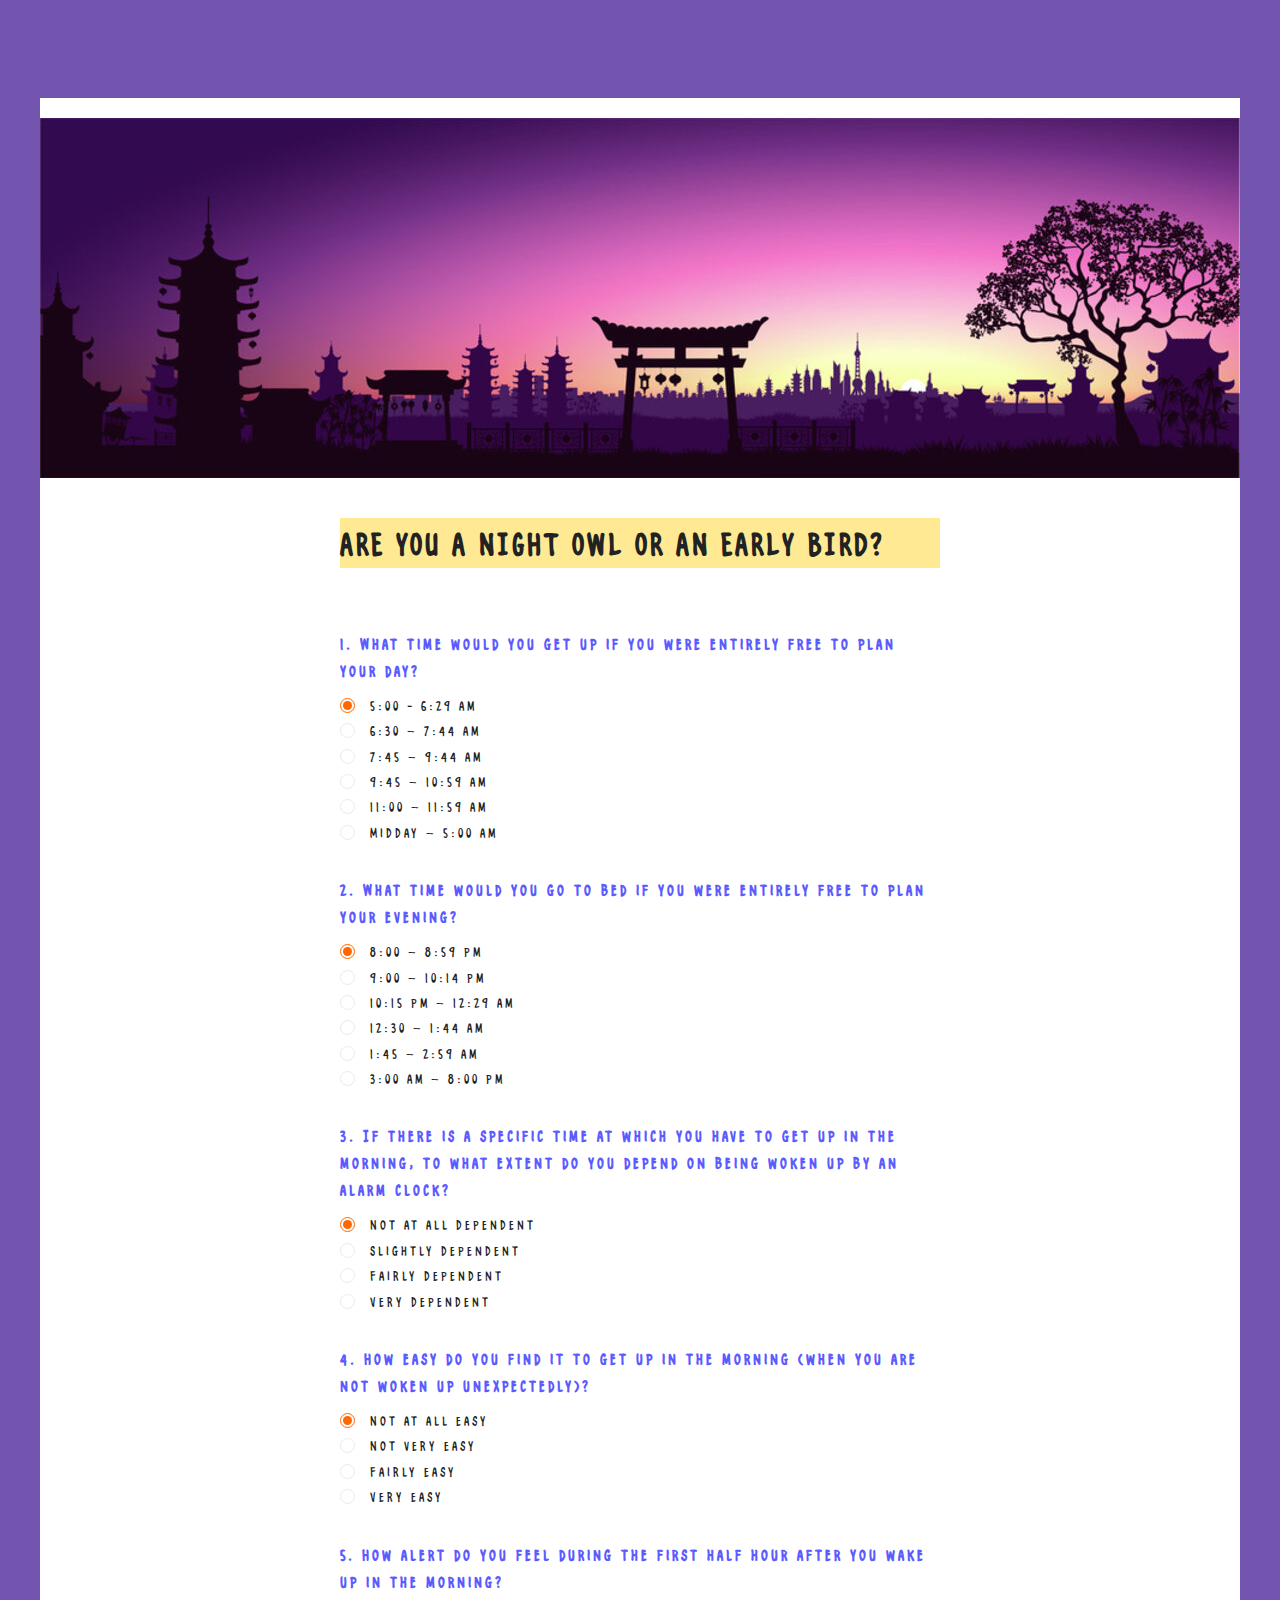
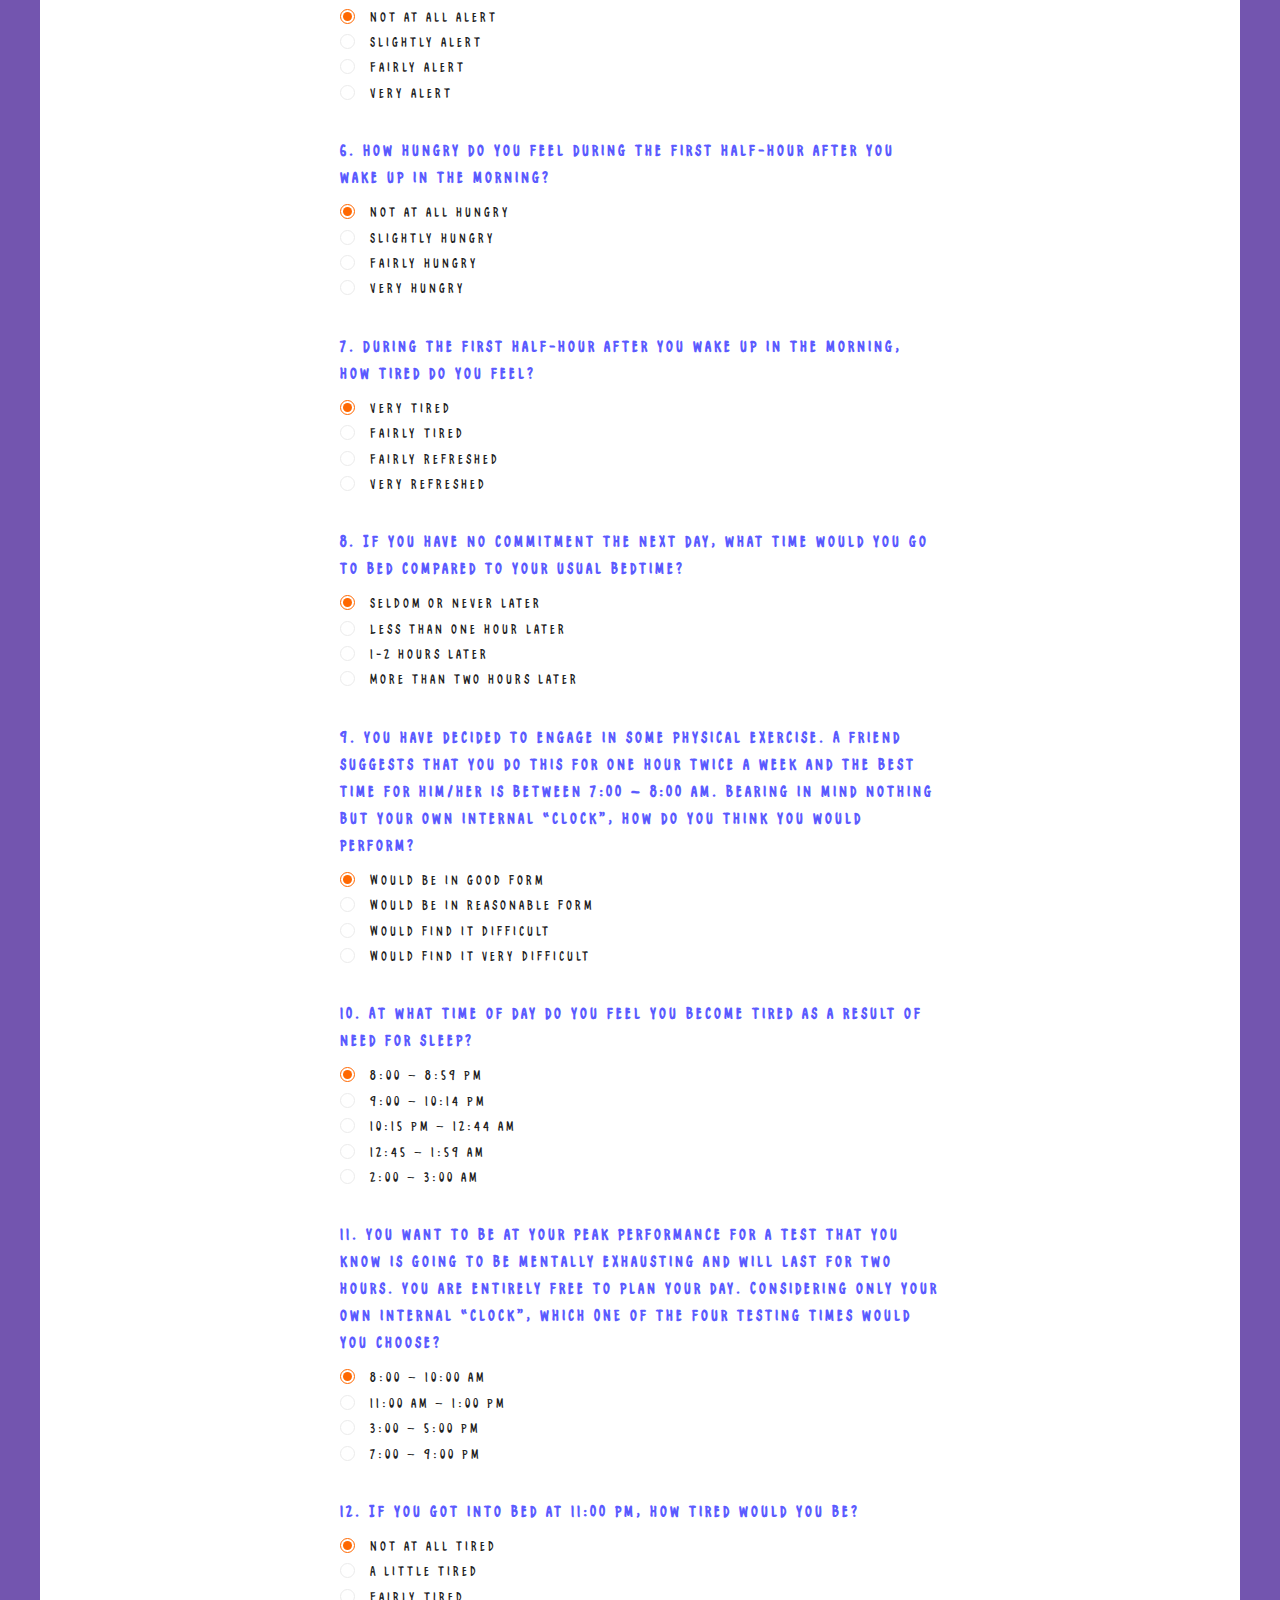
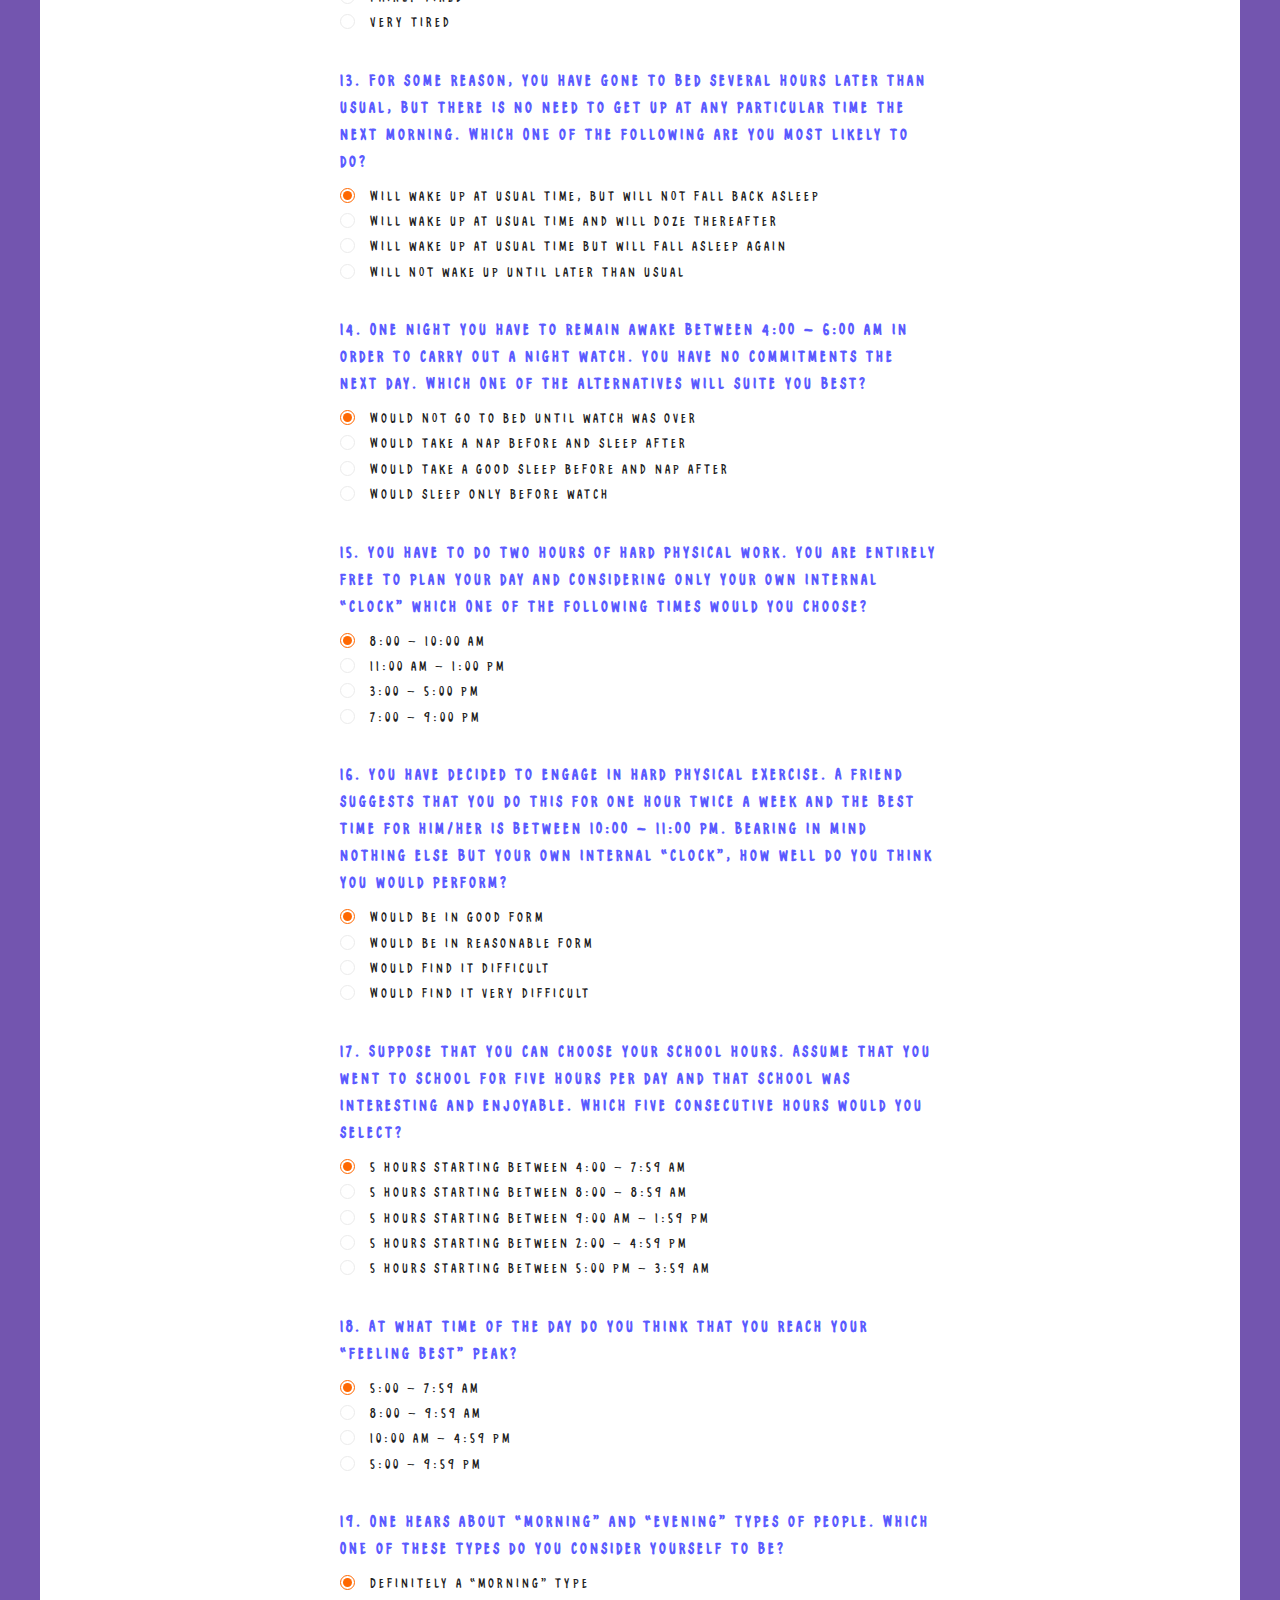
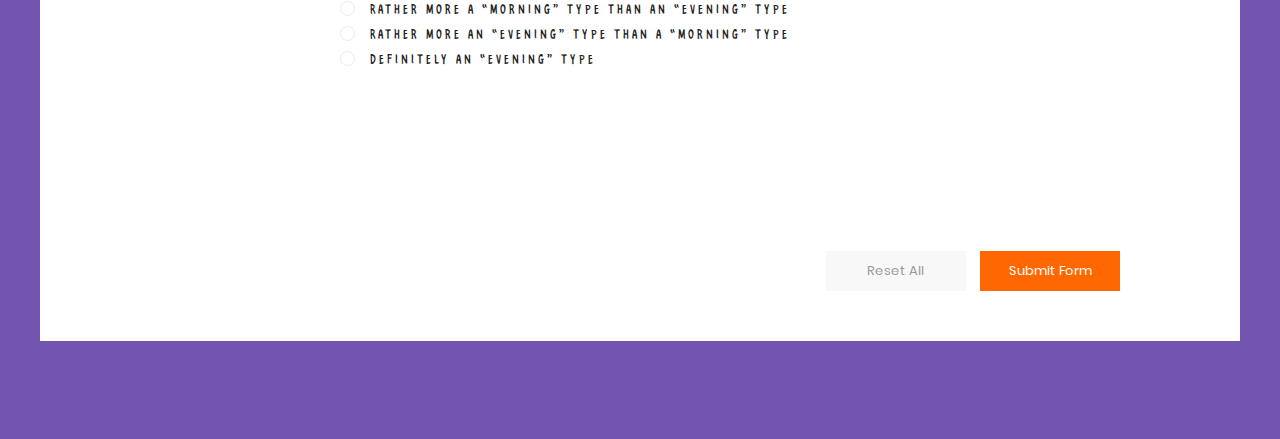
<file: quizForm.html>
<!DOCTYPE html>
<html lang="en">
<head>
    <meta charset="UTF-8">
    <meta http-equiv="X-UA-Compatible" content="IE=edge">
    <meta name="viewport" content="width=device-width, initial-scale=1.0">
    <title>Chronotype Quiz</title>

    <!-- Font Icon -->
    <link rel="stylesheet" href="fonts/material-icon/css/material-design-iconic-font.min.css">

    <!-- Main css -->
    <link rel="stylesheet" href="css/quizStyle.css">

</head>
<body>
    <div class="main">
        <div class="container">
            <div class="signup-content">
                <div class="signup-img">
                    <img src="images/bannerImage.jpg" alt="">
                </div>
                <div class="signup-form">
                    <form method="POST" class="register-form" id="register-form" action = '/quiz'>
                        <h2>Are you a night owl or an early bird?</h2>
                        <form id="form1">
                            <div class="form-radio">
                                
                                <label for="question1" class="radio-label">1. What time would you get up if you were entirely free to plan your day?</label>
                                <div class="form-radio-item">
                                    <input type="radio" name="question1" id = "question11" value=5 checked>
                                    <label for="question11">5:00 - 6:29 am</label>
                                    <span class="check"></span>
                                </div>
                                <div class="form-radio-item">
                                    <input type="radio" name="question1" id = "question12" value=4>
                                    <label for="question12">6:30 – 7:44 am</label>
                                    <span class="check"></span>
                                </div>
                                <div class="form-radio-item">
                                    <input type="radio" name="question1" id = "question13" value=3>
                                    <label for="question13">7:45 – 9:44 am</label>
                                    <span class="check"></span>
                                </div>
                                <div class="form-radio-item">
                                    <input type="radio" name="question1" id = "question14" value=2>
                                    <label for="question14">9:45 – 10:59 am</label>
                                    <span class="check"></span>
                                </div>
                                <div class="form-radio-item">
                                    <input type="radio" name="question1" id = "question15" value=1>
                                    <label for="question15">11:00 – 11:59 am</label>
                                    <span class="check"></span>
                                </div>
                                <div class="form-radio-item">
                                    <input type="radio" name="question1" id = "question16" value=0>
                                    <label for="question16">Midday – 5:00 am</label>
                                    <span class="check"></span>
                                </div>

                        
                                <label for="question2" class="radio-label">2. What time would you go to bed if you were entirely free to plan your evening?</label>
                                <div class="form-radio-item">
                                    <input type="radio" name="question2" id = "question21" value=5 checked>
                                    <label for="question21">8:00 – 8:59 pm</label>
                                    <span class="check"></span>
                                </div>
                                <div class="form-radio-item">
                                    <input type="radio" name="question2" id = "question22" value=4>
                                    <label for="question22">9:00 – 10:14 pm</label>
                                    <span class="check"></span>
                                </div>
                                <div class="form-radio-item">
                                    <input type="radio" name="question2" id = "question23" value=3>
                                    <label for="question23">10:15 pm – 12:29 am</label>
                                    <span class="check"></span>
                                </div>
                                <div class="form-radio-item">
                                    <input type="radio" name="question2" id = "question24" value=2>
                                    <label for="question24">12:30 – 1:44 am</label>
                                    <span class="check"></span>
                                </div>
                                <div class="form-radio-item">
                                    <input type="radio" name="question2" id = "question25" value=1>
                                    <label for="question25">1:45 – 2:59 am</label>
                                    <span class="check"></span>
                                </div>
                                <div class="form-radio-item">
                                    <input type="radio" name="question2" id = "question26" value=0>
                                    <label for="question26">3:00 am – 8:00 pm</label>
                                    <span class="check"></span>
                                </div>


                                <label for="question3" class="radio-label">3. If there is a specific time at which you have to get up in the morning, to what extent do you
                                    depend on being woken up by an alarm clock?</label>
                                <div class="form-radio-item">
                                    <input type="radio" name="question3" id = "question31" value=4 checked>
                                    <label for="question31">Not at all dependent</label>
                                    <span class="check"></span>
                                </div>
                                <div class="form-radio-item">
                                    <input type="radio" name="question3" id = "question32" value=3>
                                    <label for="question32">Slightly dependent</label>
                                    <span class="check"></span>
                                </div>
                                <div class="form-radio-item">
                                    <input type="radio" name="question3" id = "question33" value=2>
                                    <label for="question33">Fairly dependent</label>
                                    <span class="check"></span>
                                </div>
                                <div class="form-radio-item">
                                    <input type="radio" name="question3" id = "question34" value=1>
                                    <label for="question34">Very dependent</label>
                                    <span class="check"></span>
                                </div>


                                <label for="question4" class="radio-label">4. How easy do you find it to get up in the morning (when you are not woken up
                                    unexpectedly)?</label>
                                <div class="form-radio-item">
                                    <input type="radio" name="question4" id = "question41" value=1 checked>
                                    <label for="question41">Not at all easy</label>
                                    <span class="check"></span>
                                </div>
                                <div class="form-radio-item">
                                    <input type="radio" name="question4" id = "question42" value=2>
                                    <label for="question42">Not very easy</label>
                                    <span class="check"></span>
                                </div>
                                <div class="form-radio-item">
                                    <input type="radio" name="question4" id = "question43" value=3>
                                    <label for="question43">Fairly easy</label>
                                    <span class="check"></span>
                                </div>
                                <div class="form-radio-item">
                                    <input type="radio" name="question4" id = "question44" value=4>
                                    <label for="question44">Very easy</label>
                                    <span class="check"></span>
                                </div>


                                <label for="question5" class="radio-label">5. How alert do you feel during the first half hour after you wake up in the morning?</label>
                                <div class="form-radio-item">
                                    <input type="radio" name="question5" id = "question51" value=1 checked>
                                    <label for="question51">Not at all alert</label>
                                    <span class="check"></span>
                                </div>
                                <div class="form-radio-item">
                                    <input type="radio" name="question5" id = "question52" value=2>
                                    <label for="question52">Slightly alert</label>
                                    <span class="check"></span>
                                </div>
                                <div class="form-radio-item">
                                    <input type="radio" name="question5" id = "question53" value=3>
                                    <label for="question53">Fairly alert</label>
                                    <span class="check"></span>
                                </div>
                                <div class="form-radio-item">
                                    <input type="radio" name="question5" id = "question54" value=4>
                                    <label for="question54">Very alert</label>
                                    <span class="check"></span>
                                </div>


                                <label for="question6" class="radio-label">6. How hungry do you feel during the first half-hour after you wake up in the morning?</label>
                                <div class="form-radio-item">
                                    <input type="radio" name="question6" id = "question61" value=1 checked>
                                    <label for="question61">Not at all hungry</label>
                                    <span class="check"></span>
                                </div>
                                <div class="form-radio-item">
                                    <input type="radio" name="question6" id = "question62" value=2>
                                    <label for="question62">Slightly hungry</label>
                                    <span class="check"></span>
                                </div>
                                <div class="form-radio-item">
                                    <input type="radio" name="question6" id = "question63" value=3>
                                    <label for="question63">Fairly hungry</label>
                                    <span class="check"></span>
                                </div>
                                <div class="form-radio-item">
                                    <input type="radio" name="question6" id = "question64" value=4>
                                    <label for="question64">Very hungry</label>
                                    <span class="check"></span>
                                </div>


                                <label for="question7" class="radio-label">7. During the first half-hour after you wake up in the morning, how tired do you feel?</label>
                                <div class="form-radio-item">
                                    <input type="radio" name="question7" id = "question71" value=1 checked>
                                    <label for="question71">Very tired</label>
                                    <span class="check"></span>
                                </div>
                                <div class="form-radio-item">
                                    <input type="radio" name="question7" id = "question72" value=2>
                                    <label for="question72">Fairly tired</label>
                                    <span class="check"></span>
                                </div>
                                <div class="form-radio-item">
                                    <input type="radio" name="question7" id = "question73" value=3>
                                    <label for="question73">Fairly refreshed</label>
                                    <span class="check"></span>
                                </div>
                                <div class="form-radio-item">
                                    <input type="radio" name="question7" id = "question74" value=4>
                                    <label for="question74">Very refreshed</label>
                                    <span class="check"></span>
                                </div>


                                <label for="question8" class="radio-label">8. If you have no commitment the next day, what time would you go to bed compared to your
                                    usual bedtime?</label>
                                <div class="form-radio-item">
                                    <input type="radio" name="question8" id = "question81" value=4 checked>
                                    <label for="question81">Seldom or never later</label>
                                    <span class="check"></span>
                                </div>
                                <div class="form-radio-item">
                                    <input type="radio" name="question8" id = "question82" value=3>
                                    <label for="question82">Less than one hour later</label>
                                    <span class="check"></span>
                                </div>
                                <div class="form-radio-item">
                                    <input type="radio" name="question8" id = "question83" value=2>
                                    <label for="question83">1-2 hours later</label>
                                    <span class="check"></span>
                                </div>
                                <div class="form-radio-item">
                                    <input type="radio" name="question8" id = "question84" value=1>
                                    <label for="question84">More than two hours later</label>
                                    <span class="check"></span>
                                </div>



                                <label for="question9" class="radio-label">9. You have decided to engage in some physical exercise. A friend suggests that you do this
                                    for one hour twice a week and the best time for him/her is between 7:00 – 8:00 am. Bearing
                                    in mind nothing but your own internal “clock”, how do you think you would perform?</label>
                                <div class="form-radio-item">
                                    <input type="radio" name="question9" id = "question91" value=4 checked>
                                    <label for="question91">Would be in good form</label>
                                    <span class="check"></span>
                                </div>
                                <div class="form-radio-item">
                                    <input type="radio" name="question9" id = "question92" value=3>
                                    <label for="question92">Would be in reasonable form</label>
                                    <span class="check"></span>
                                </div>
                                <div class="form-radio-item">
                                    <input type="radio" name="question9" id = "question93" value=2>
                                    <label for="question93">Would find it difficult</label>
                                    <span class="check"></span>
                                </div>
                                <div class="form-radio-item">
                                    <input type="radio" name="question9" id = "question94" value=1>
                                    <label for="question94">Would find it very difficult</label>
                                    <span class="check"></span>
                                </div>


                                <label for="question10" class="radio-label">10. At what time of day do you feel you become tired as a result of need for sleep?</label>
                                <div class="form-radio-item">
                                    <input type="radio" name="question10" id = "question101" value=5 checked>
                                    <label for="question101">8:00 – 8:59 pm</label>
                                    <span class="check"></span>
                                </div>
                                <div class="form-radio-item">
                                    <input type="radio" name="question10" id = "question102" value=4>
                                    <label for="question102">9:00 – 10:14 pm</label>
                                    <span class="check"></span>
                                </div>
                                <div class="form-radio-item">
                                    <input type="radio" name="question10" id = "question103" value=3>
                                    <label for="question103">10:15 pm – 12:44 am</label>
                                    <span class="check"></span>
                                </div>
                                <div class="form-radio-item">
                                    <input type="radio" name="question10" id = "question104" value=2>
                                    <label for="question104">12:45 – 1:59 am</label>
                                    <span class="check"></span>
                                </div>
                                <div class="form-radio-item">
                                    <input type="radio" name="question10" id = "question105" value=1>
                                    <label for="question105">2:00 – 3:00 am</label>
                                    <span class="check"></span>
                                </div>


                                <label for="question11" class="radio-label">11. You want to be at your peak performance for a test that you know is going to be mentally
                                    exhausting and will last for two hours. You are entirely free to plan your day. Considering
                                    only your own internal “clock”, which ONE of the four testing times would you choose?</label>
                                <div class="form-radio-item">
                                    <input type="radio" name="question11" id = "question111" value=4 checked>
                                    <label for="question111">8:00 – 10:00 am</label>
                                    <span class="check"></span>
                                </div>
                                <div class="form-radio-item">
                                    <input type="radio" name="question11" id = "question112" value=3>
                                    <label for="question112">11:00 am – 1:00 pm</label>
                                    <span class="check"></span>
                                </div>
                                <div class="form-radio-item">
                                    <input type="radio" name="question11" id = "question113" value=2>
                                    <label for="question113">3:00 – 5:00 pm</label>
                                    <span class="check"></span>
                                </div>
                                <div class="form-radio-item">
                                    <input type="radio" name="question11" id = "question114" value=1>
                                    <label for="question114">7:00 – 9:00 pm</label>
                                    <span class="check"></span>
                                </div>
                                

                                <label for="question12" class="radio-label">12. If you got into bed at 11:00 pm, how tired would you be?</label>
                                <div class="form-radio-item">
                                    <input type="radio" name="question12" id = "question121" value=1 checked>
                                    <label for="question121">Not at all tired</label>
                                    <span class="check"></span>
                                </div>
                                <div class="form-radio-item">
                                    <input type="radio" name="question12" id = "question122" value=2>
                                    <label for="question122">A little tired</label>
                                    <span class="check"></span>
                                </div>
                                <div class="form-radio-item">
                                    <input type="radio" name="question12" id = "question123" value=3>
                                    <label for="question123">Fairly tired</label>
                                    <span class="check"></span>
                                </div>
                                <div class="form-radio-item">
                                    <input type="radio" name="question12" id = "question124" value=4>
                                    <label for="question124">Very tired</label>
                                    <span class="check"></span>
                                </div>


                                <label for="question13" class="radio-label">13. For some reason, you have gone to bed several hours later than usual, but there is no
                                    need to get up at any particular time the next morning. Which ONE of the following are you
                                    most likely to do?</label>
                                <div class="form-radio-item">
                                    <input type="radio" name="question13" id = "question131" value=4 checked>
                                    <label for="question131">Will wake up at usual time, but will NOT fall back asleep</label>
                                    <span class="check"></span>
                                </div>
                                <div class="form-radio-item">
                                    <input type="radio" name="question13" id = "question132" value=3>
                                    <label for="question132">Will wake up at usual time and will doze thereafter</label>
                                    <span class="check"></span>
                                </div>
                                <div class="form-radio-item">
                                    <input type="radio" name="question13" id = "question133" value=2>
                                    <label for="question133">Will wake up at usual time but will fall asleep again</label>
                                    <span class="check"></span>
                                </div>
                                <div class="form-radio-item">
                                    <input type="radio" name="question13" id = "question134" value=1>
                                    <label for="question134">Will NOT wake up until later than usual</label>
                                    <span class="check"></span>
                                </div>


                                <label for="question14" class="radio-label">14. One night you have to remain awake between 4:00 – 6:00 am in order to carry out a night
                                    watch. You have no commitments the next day. Which ONE of the alternatives will suite
                                    you best?</label>
                                <div class="form-radio-item">
                                    <input type="radio" name="question14" id = "question141" value=1 checked>
                                    <label for="question141">Would NOT go to bed until watch was over</label>
                                    <span class="check"></span>
                                </div>
                                <div class="form-radio-item">
                                    <input type="radio" name="question14" id = "question142" value=2>
                                    <label for="question142">Would take a nap before and sleep after</label>
                                    <span class="check"></span>
                                </div>
                                <div class="form-radio-item">
                                    <input type="radio" name="question14" id = "question143" value=3>
                                    <label for="question143">Would take a good sleep before and nap after</label>
                                    <span class="check"></span>
                                </div>
                                <div class="form-radio-item">
                                    <input type="radio" name="question14" id = "question144" value=4>
                                    <label for="question144">Would sleep only before watch</label>
                                    <span class="check"></span>
                                </div>


                                <label for="question15" class="radio-label">15. You have to do two hours of hard physical work. You are entirely free to plan your day and
                                    considering only your own internal “clock” which ONE of the following times would you
                                    choose?</label>
                                <div class="form-radio-item">
                                    <input type="radio" name="question15" id = "question151" value=4 checked>
                                    <label for="question151">8:00 – 10:00 am</label>
                                    <span class="check"></span>
                                </div>
                                <div class="form-radio-item">
                                    <input type="radio" name="question15" id = "question152" value=3>
                                    <label for="question152">11:00 am – 1:00 pm</label>
                                    <span class="check"></span>
                                </div>
                                <div class="form-radio-item">
                                    <input type="radio" name="question15" id = "question153" value=2>
                                    <label for="question153">3:00 – 5:00 pm</label>
                                    <span class="check"></span>
                                </div>
                                <div class="form-radio-item">
                                    <input type="radio" name="question15" id = "question154" value=1>
                                    <label for="question154">7:00 – 9:00 pm</label>
                                    <span class="check"></span>
                                </div>


                                <label for="question16" class="radio-label">16. You have decided to engage in hard physical exercise. A friend suggests that you do this
                                    for one hour twice a week and the best time for him/her is between 10:00 – 11:00 pm.
                                    Bearing in mind nothing else but your own internal “clock”, how well do you think you
                                    would perform?</label>
                                <div class="form-radio-item">
                                    <input type="radio" name="question16" id = "question161" value=4 checked>
                                    <label for="question161">Would be in good form</label>
                                    <span class="check"></span>
                                </div>
                                <div class="form-radio-item">
                                    <input type="radio" name="question16" id = "question162" value=3>
                                    <label for="question162">Would be in reasonable form</label>
                                    <span class="check"></span>
                                </div>
                                <div class="form-radio-item">
                                    <input type="radio" name="question16" id = "question163" value=2>
                                    <label for="question163">Would find it difficult</label>
                                    <span class="check"></span>
                                </div>
                                <div class="form-radio-item">
                                    <input type="radio" name="question16" id = "question164" value=1>
                                    <label for="question164">Would find it very difficult</label>
                                    <span class="check"></span>
                                </div>


                                <label for="question17" class="radio-label">17. Suppose that you can choose your school hours. Assume that you went to school for five
                                    hours per day and that school was interesting and enjoyable. Which five consecutive
                                    hours would you select?</label>
                                <div class="form-radio-item">
                                    <input type="radio" name="question17" id = "question171" value=5 checked>
                                    <label for="question171">5 hours starting between 4:00 – 7:59 am</label>
                                    <span class="check"></span>
                                </div>
                                <div class="form-radio-item">
                                    <input type="radio" name="question17" id = "question172" value=4>
                                    <label for="question172">5 hours starting between 8:00 – 8:59 am</label>
                                    <span class="check"></span>
                                </div>
                                <div class="form-radio-item">
                                    <input type="radio" name="question17" id = "question173" value=3>
                                    <label for="question173">5 hours starting between 9:00 am – 1:59 pm</label>
                                    <span class="check"></span>
                                </div>
                                <div class="form-radio-item">
                                    <input type="radio" name="question17" id = "question174" value=2>
                                    <label for="question174">5 hours starting between 2:00 – 4:59 pm</label>
                                    <span class="check"></span>
                                </div>
                                <div class="form-radio-item">
                                    <input type="radio" name="question17" id = "question175" value=1>
                                    <label for="question175">5 hours starting between 5:00 pm – 3:59 am</label>
                                    <span class="check"></span>
                                </div>


                                <label for="question18" class="radio-label">18. At what time of the day do you think that you reach your “feeling best” peak?</label>
                                <div class="form-radio-item">
                                    <input type="radio" name="question18" id = "question181" value=5 checked>
                                    <label for="question181">5:00 – 7:59 am</label>
                                    <span class="check"></span>
                                </div>
                                <div class="form-radio-item">
                                    <input type="radio" name="question18" id = "question182" value=4>
                                    <label for="question182">8:00 – 9:59 am</label>
                                    <span class="check"></span>
                                </div>
                                <div class="form-radio-item">
                                    <input type="radio" name="question18" id = "question183" value=3>
                                    <label for="question183">10:00 am – 4:59 pm</label>
                                    <span class="check"></span>
                                </div>
                                <div class="form-radio-item">
                                    <input type="radio" name="question18" id = "question184" value=2>
                                    <label for="question184">5:00 – 9:59 pm</label>
                                    <span class="check"></span>
                                </div>


                                <label for="question19" class="radio-label">19. One hears about “morning” and “evening” types of people. Which ONE of these types do
                                    you consider yourself to be?</label>
                                <div class="form-radio-item">
                                    <input type="radio" name="question19" id = "question191" value=6 checked>
                                    <label for="question191">Definitely a “morning” type</label>
                                    <span class="check"></span>
                                </div>
                                <div class="form-radio-item">
                                    <input type="radio" name="question19" id = "question192" value=4>
                                    <label for="question192">Rather more a “morning” type than an “evening” type</label>
                                    <span class="check"></span>
                                </div>
                                <div class="form-radio-item">
                                    <input type="radio" name="question19" id = "question193" value=2>
                                    <label for="question193">Rather more an “evening” type than a “morning” type</label>
                                    <span class="check"></span>
                                </div>
                                <div class="form-radio-item">
                                    <input type="radio" name="question19" id = "question194" value=0>
                                    <label for="question194">Definitely an “evening” type</label>
                                    <span class="check"></span>
                                </div>
                            </div>
                            <div class="form-submit">
                                <input type="reset" value="Reset All" class="submit" name="reset" id="reset" />
                                <input type="submit" value="Submit Form" class="submit" name="submit" id="submit" />
                            </div>
                        </form>
                    </form>
                </div>
            </div>
        </div>
    </div>
</body>
</html>
</file>
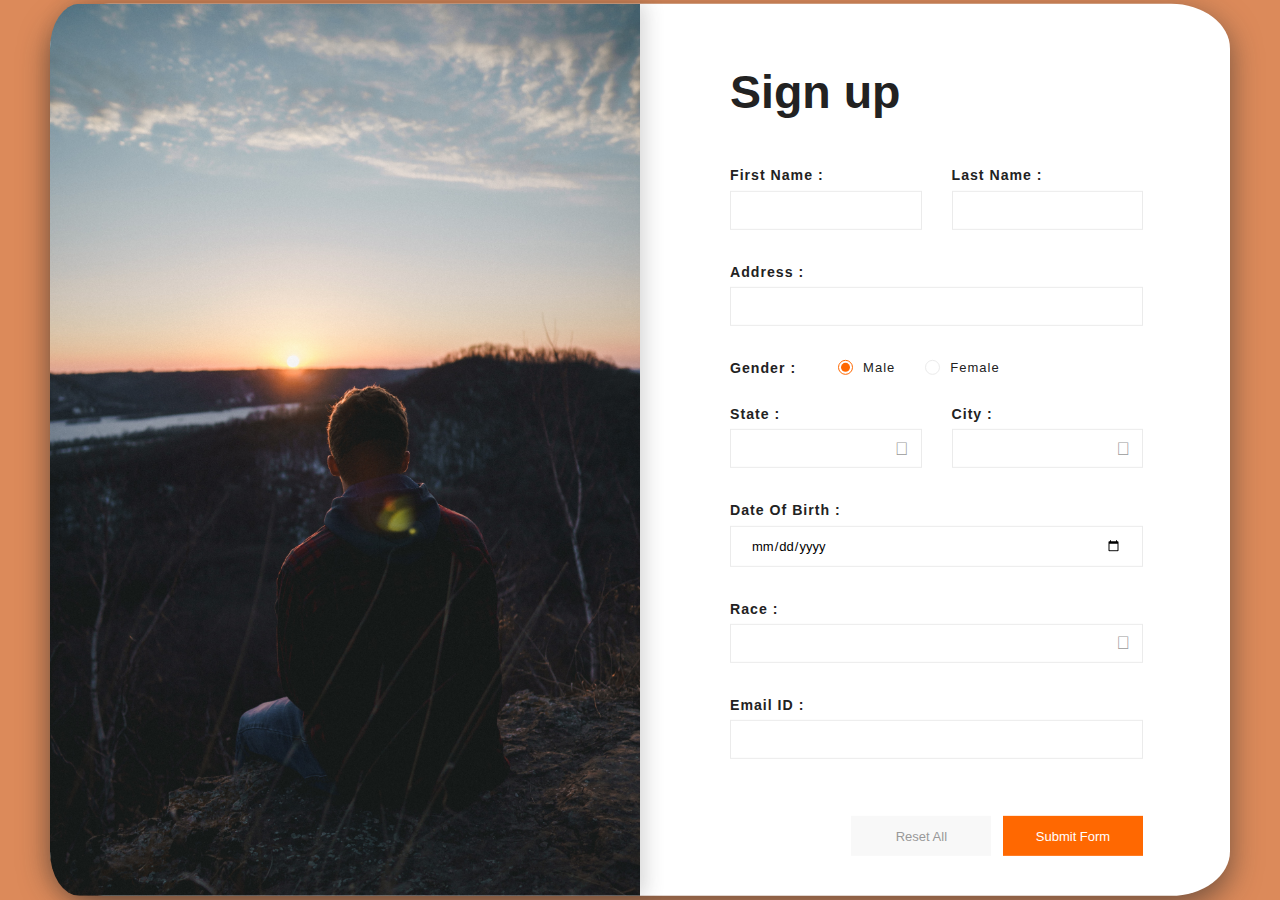
<file: sign.html>
<!DOCTYPE html>
<html lang="en">
  <head>
    <meta charset="UTF-8" />
    <meta name="viewport" content="width=device-width, initial-scale=1.0" />
    <meta http-equiv="X-UA-Compatible" content="ie=edge" />
    <title>Sign Up Form by Colorlib</title>

    <!-- Font Icon -->
    <link
      rel="stylesheet"
      href="fonts/material-icon/css/material-design-iconic-font.min.css"
    />

    <!-- Main css -->
    <link rel="stylesheet" href="css/style.css" />
  </head>
  <body>
    <div class="main">
      <div class="container">
        <div class="signup-content">
          <div class="signup-img">
            <img src="images/sceneryBack.jpg" alt="" />
          </div>
          <div class="signup-form">
            <form
              method="POST"
              class="register-form"
              id="register-form"
              action="/"
            >
              <h2>Sign up</h2>
              <div class="form-row">
                <div class="form-group">
                  <label for="name">First Name :</label>
                  <input type="text" name="name" id="name" required />
                </div>
                <div class="form-group">
                  <label for="last_name">Last Name :</label>
                  <input type="text" name="last_name" id="last_name" required />
                </div>
              </div>
              <div class="form-group">
                <label for="address">Address :</label>
                <input type="text" name="address" id="address" required />
              </div>
              <div class="form-radio">
                <label for="gender" class="radio-label">Gender :</label>
                <div class="form-radio-item">
                  <input
                    type="radio"
                    name="gender"
                    id="male"
                    value="M"
                    checked
                  />
                  <label for="male">Male</label>
                  <span class="check"></span>
                </div>
                <div class="form-radio-item">
                  <input type="radio" name="gender" id="female" value="F" />
                  <label for="female">Female</label>
                  <span class="check"></span>
                </div>
              </div>
              <div class="form-row">
                <div class="form-group">
                  <label for="state">State :</label>
                  <div class="form-select">
                    <select name="state" id="state">
                      <option value=""></option>
                    </select>
                    <span class="select-icon"
                      ><i class="zmdi zmdi-chevron-down"></i
                    ></span>
                  </div>
                </div>
                <div class="form-group">
                  <label for="city">City :</label>
                  <div class="form-select">
                    <select name="city" id="city">
                      <option value=""></option>
                    </select>
                    <span class="select-icon"
                      ><i class="zmdi zmdi-chevron-down"></i
                    ></span>
                  </div>
                </div>
              </div>
              <div class="form-group">
                <label for="birth_date">Date Of Birth :</label>
                <input type="date" name="birth_date" id="birth_date" required />
              </div>
              <div class="form-group">
                <label for="race">Race :</label>
                <div class="form-select">
                  <select name="race" id="race">
                    <option value=""></option>
                    <option value="Bumiputera">Bumiputera</option>
                    <option value="Chinese">Chinese</option>
                    <option value="Indian">Indian</option>
                    <option value="Other">Other</option>
                  </select>
                  <span class="select-icon"
                    ><i class="zmdi zmdi-chevron-down"></i
                  ></span>
                </div>
              </div>
              <div class="form-group">
                <label for="email">Email ID :</label>
                <input type="email" name="email" id="email" required />
              </div>
              <div class="form-submit">
                <input
                  type="reset"
                  value="Reset All"
                  class="submit"
                  name="reset"
                  id="reset"
                />
                <input
                  type="submit"
                  value="Submit Form"
                  class="submit"
                  name="submit"
                  id="submit"
                />
              </div>
            </form>
          </div>
        </div>
      </div>
    </div>
    <!-- JS -->
    <script src="vendor/jquery/jquery.min.js"></script>
    <script src="js/main.js"></script>
  </body>
  <!-- This templates was made by Colorlib (https://colorlib.com) -->
</html>
</file>
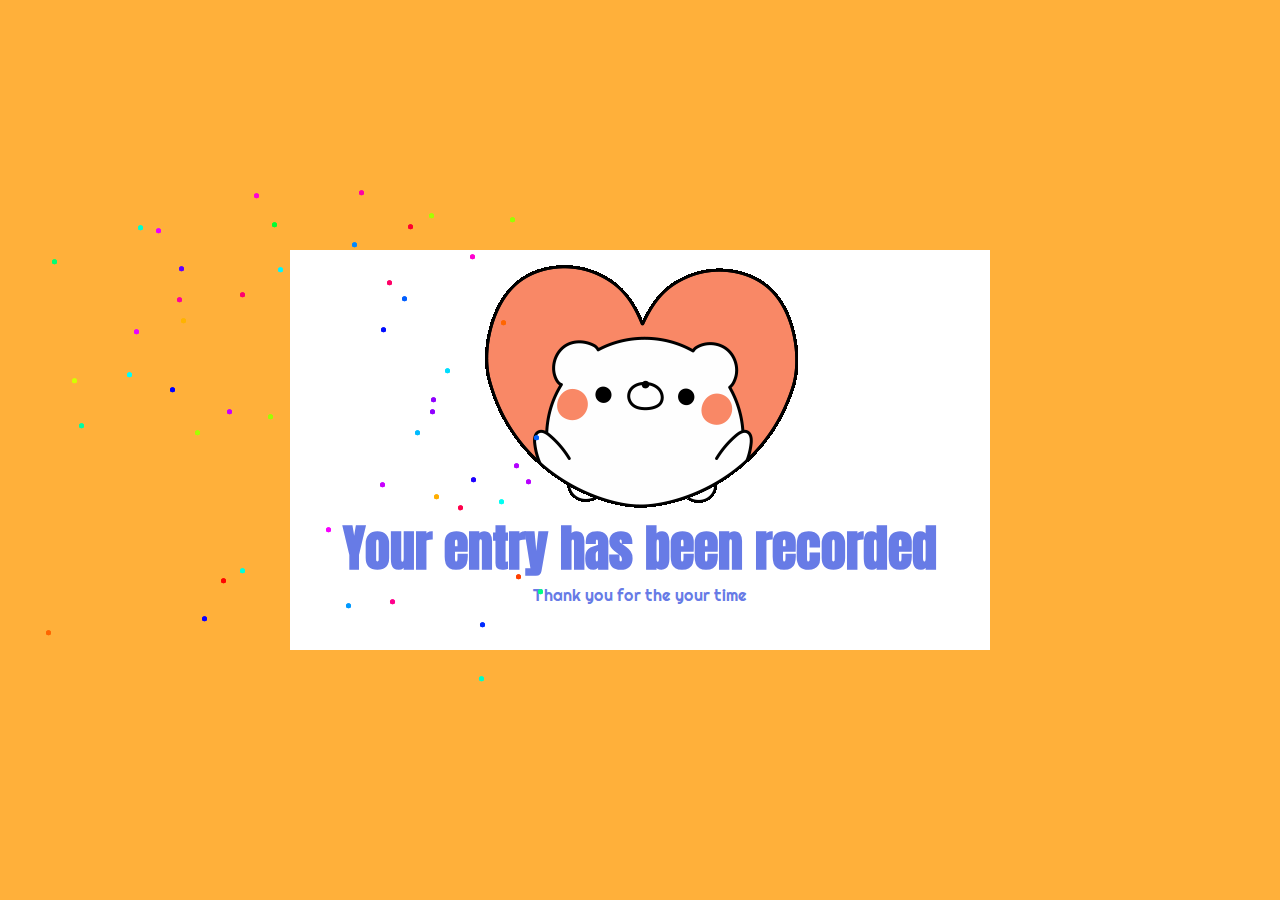
<file: thankPage.html>
<!DOCTYPE html PUBLIC "-//W3C//DTD XHTML 1.0 Transitional//EN" "http://www.w3.org/TR/xhtml1/DTD/xhtml1-transitional.dtd">
<html xmlns="http://www.w3.org/1999/xhtml">
  <head>
    <meta http-equiv="Content-Type" content="text/html; charset=utf-8" />
    <title>Thank You</title>
    <meta name="viewport" content="width=device-width, initial-scale=1" />
    <link rel="preconnect" href="https://fonts.gstatic.com" />
    <link
      href="https://fonts.googleapis.com/css2?family=Anton&family=Righteous&display=swap"
      rel="stylesheet"
    />
    <link rel="stylesheet" type="text/css" href="css/styleThank.css" />
    <script>
      (async function () {
        await setTimeout(() => {
          window.location.href = "/";
        }, 5000);
      })();
    </script>
  </head>

  <body>
    <div class="box">
      <div class="thank-gif">
        <img src="images/thankGif.gif" alt="" />
      </div>
      <h1>Your entry has been recorded</h1>
      <p>Thank you for the your time</p>
      <div class="pyro">
        <div class="before"></div>
        <div class="after"></div>
      </div>
    </div>
  </body>
</html>
</file>
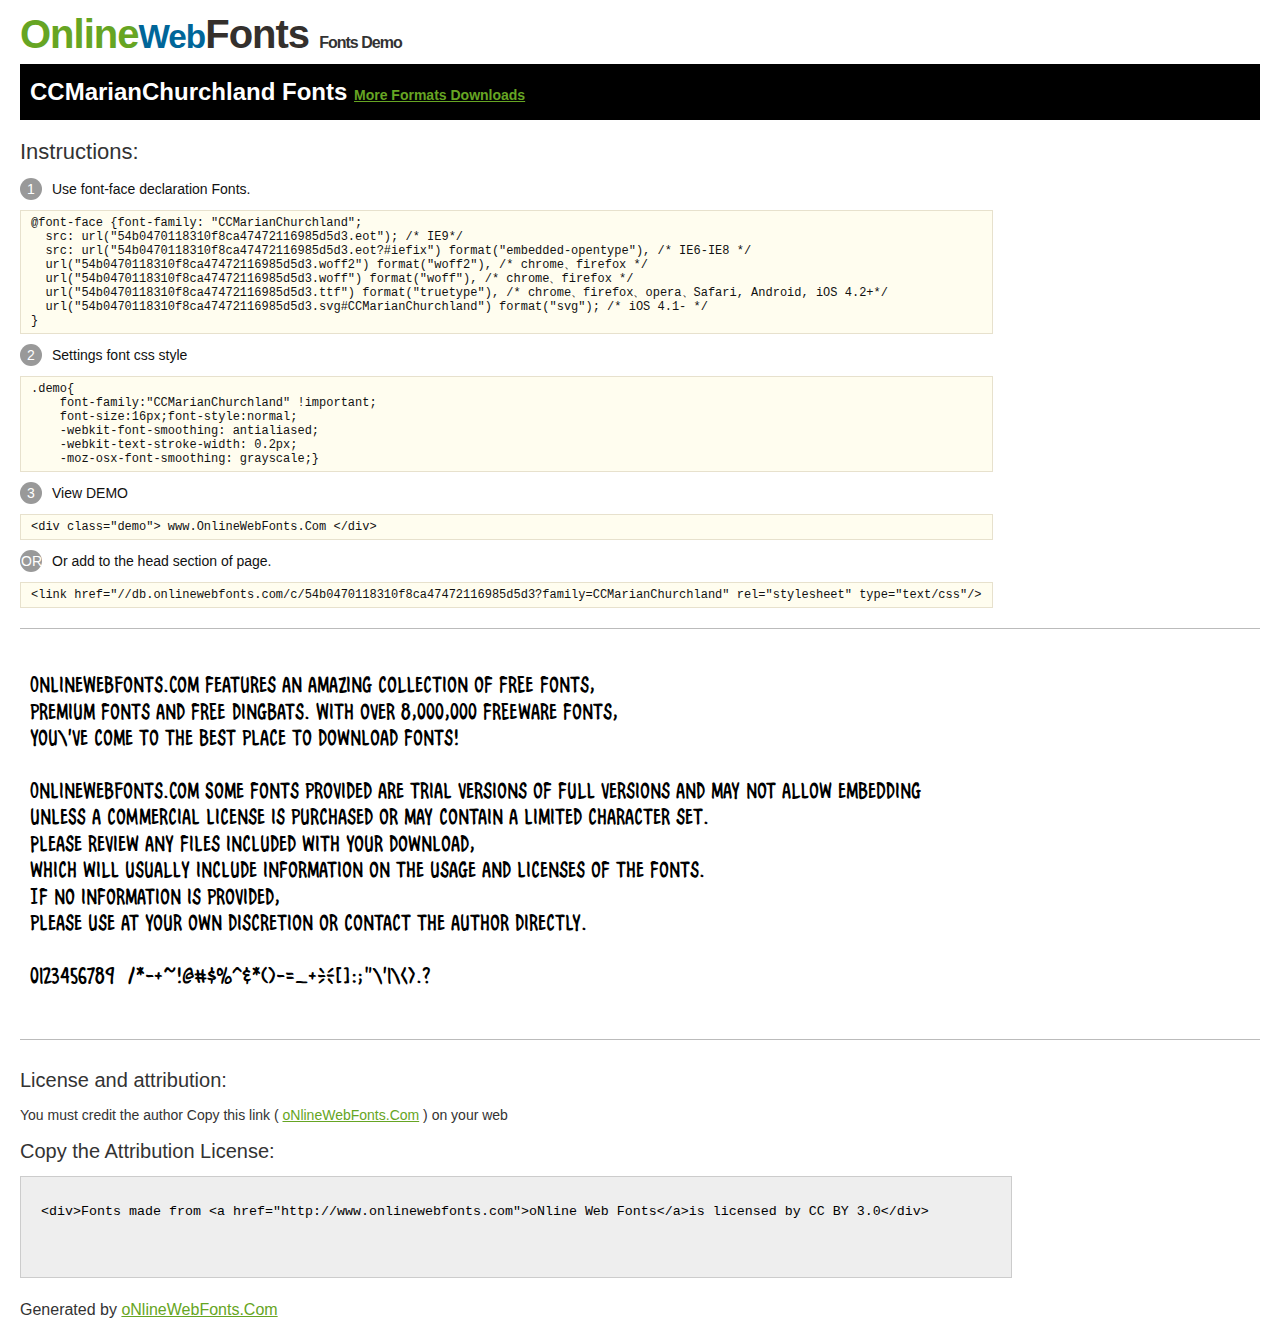
<file: fonts/CCMarianChurchland/@font-face/Demo.html>
<!DOCTYPE html>
<html>
<head>
<meta charset="utf-8"/>
<title>CCMarianChurchland Font - OnlineWebFonts.COM</title>
<style type="text/css">
@font-face {font-family: "CCMarianChurchland";
  src: url("54b0470118310f8ca47472116985d5d3.eot"); /* IE9*/
  src: url("54b0470118310f8ca47472116985d5d3.eot?#iefix") format("embedded-opentype"), /* IE6-IE8 */
  url("54b0470118310f8ca47472116985d5d3.woff2") format("woff2"), /* chrome、firefox */
  url("54b0470118310f8ca47472116985d5d3.woff") format("woff"), /* chrome、firefox */
  url("54b0470118310f8ca47472116985d5d3.ttf") format("truetype"), /* chrome、firefox、opera、Safari, Android, iOS 4.2+*/
  url("54b0470118310f8ca47472116985d5d3.svg#CCMarianChurchland") format("svg"); /* iOS 4.1- */
}
*{margin:0;padding:0;list-style:none;}pre{border:solid 1px #e7e1cd;background-color:#fffdef;overflow:auto;font-size:12px;line-height:14px;margin-top:10px;margin-right:0;margin-bottom:10px;margin-left:0;padding-top:5px;padding-right:10px;padding-bottom:5px;padding-left:10px;}.demo pre{color:#000;line-height: 1.2em;font-family:"CCMarianChurchland"!important;font-size:22px;background-color:#FFF;border-top-width:0px;border-right-width:0px;border-bottom-width:0px;border-left-width:0px;}body{font-family:sans-serif;line-height:1.5;font-size:16px;padding:20px;color:#333;}:hover,:before,:after{-webkit-transition:all 0.1s ease-in;-moz-transition:all 0.1s ease-in;-ms-transition:all 0.1s ease-in;-o-transition:all 0.1s ease-in;transition:all 0.1s ease-in;}*{-moz-box-sizing:border-box;-webkit-box-sizing:border-box;box-sizing:border-box;margin:0;padding:0;}a{color:#66A523;}h1.logo{font-size:40px;letter-spacing:-1px;margin-top:-16px;}h1.logo strong{font-size:16px;font-family:sans-serif;color:#333;}h1.logo a{color:#34302d;text-decoration:none;}h1.logo a span{color:#66A523;}h1.logo a small{color:#006699;}.info{float:left;font-size:14px;margin-top:15px;}.info ul{margin-left:0px;color:#111;margin-bottom:20px;}.info .exs{font-size:12px;color:#666;margin-left:35px;display:block;}.info ul li{margin-top:10px;list-style:none;}.info .numno{color:#fff;border-radius:20px;padding:1px;display:inline-block;width:22px;height:22px;text-align:center;margin-right:10px;background-color:#999999;}.info ul strong{font-weight:normal;color:#000;}.info .inst{font-size:22px;margin-bottom:10px;}.demo{float:left;width:100%;height:auto;border-top-width:1px;border-top-style:solid;border-top-color:#bbb;border-bottom-width:1px;border-bottom-style:solid;border-bottom-color:#bbb;padding-bottom:10px;}.demo .demo_svg{float:left;height:auto;width:100px;margin-right:5px;margin-left:5px;margin-bottom:10px;}.demo .demo_svg i{float:left;height:80px;width:80px;text-align:center;font-size:40px;margin-left:10px;line-height:80px;color:#777;}.demo .demo_svg .code{float:left;height:20px;width:100%;overflow:hidden;text-align:center;line-height:20px;font-size:11px;color:#666;}.demo .demo_svg .txt{float:left;height:20px;width:100%;font-size:11px;text-align:center;white-space:nowrap;overflow:hidden;line-height:20px;}.demo .demo_svg:hover i{font-size:60px;color:#333;}.by{padding-top:15px;float:left;width:100%;margin-top:10px;margin-right:0;margin-bottom:10px;margin-left:0;}.by{margin-bottom:10px;font-size:20px;}.by .attr{font-size:14px;color:#333;padding-top:10px;padding-bottom:10px;}textarea{width:80%;height:auto;border:1px solid #CCC;resize:none;background:#EEE;padding:20px;float:left;margin-top:10px;line-height:30px;}#footer{float:left;width:100%;margin-top:10px;padding-bottom:20px;}h2{background-color:#000;padding-top:10px;padding-bottom:10px;padding-left:10px;color:#FFF;}
</style>
</head>
<body>
<h1 class="logo"> <a href="http://www.onlinewebfonts.com/"> <span>Online</span><small>Web</small>Fonts</a> <strong>Fonts Demo</strong></h1>
<h2>
CCMarianChurchland Fonts <a style="font-size:14px;" href="http://www.onlinewebfonts.com/download/54b0470118310f8ca47472116985d5d3" target="_blank">More Formats Downloads</a></h2>
<div class="info">
  <div class="inst">Instructions:</div>
  <ul>
    <li>
      <p> <span class="numno">1</span>Use font-face declaration Fonts.<br />
        <span class="exs">
        <pre>
@font-face {font-family: "CCMarianChurchland";
  src: url("54b0470118310f8ca47472116985d5d3.eot"); /* IE9*/
  src: url("54b0470118310f8ca47472116985d5d3.eot?#iefix") format("embedded-opentype"), /* IE6-IE8 */
  url("54b0470118310f8ca47472116985d5d3.woff2") format("woff2"), /* chrome、firefox */
  url("54b0470118310f8ca47472116985d5d3.woff") format("woff"), /* chrome、firefox */
  url("54b0470118310f8ca47472116985d5d3.ttf") format("truetype"), /* chrome、firefox、opera、Safari, Android, iOS 4.2+*/
  url("54b0470118310f8ca47472116985d5d3.svg#CCMarianChurchland") format("svg"); /* iOS 4.1- */
}
</pre>
      </span> 
    </li>
    <li>
      <p> <span class="numno">2</span>Settings font css style <br />
      <span class="exs">
<pre>
.demo{
    font-family:"CCMarianChurchland" !important;
    font-size:16px;font-style:normal;
    -webkit-font-smoothing: antialiased;
    -webkit-text-stroke-width: 0.2px;
    -moz-osx-font-smoothing: grayscale;}
</pre>
      </span> 
    </li>
    <li>
      <p> <span class="numno">3</span>View DEMO <br />
      <span class="exs"><pre>
&lt;div class="demo"&gt; www.OnlineWebFonts.Com &lt;/div&gt;
</pre></span> 
    </li>
    <li>
      <p> <span class="numno">OR</span>Or add to the head section of page. <br />
      <span class="exs"><pre>
&lt;link href="//db.onlinewebfonts.com/c/54b0470118310f8ca47472116985d5d3?family=CCMarianChurchland" rel="stylesheet" type="text/css"/&gt;
</pre></span> 
    </li>
  </ul>
</div>
<div class="demo">
<pre>

OnlineWebFonts.Com features an amazing collection of free fonts,
premium fonts and free dingbats. With over 8,000,000 freeware fonts, 
you\'ve come to the best place to download fonts! 

OnlineWebFonts.Com Some fonts provided are trial versions of full versions and may not allow embedding 
unless a commercial license is purchased or may contain a limited character set. 
Please review any files included with your download, 
which will usually include information on the usage and licenses of the fonts. 
If no information is provided, 
please use at your own discretion or contact the author directly. 

0123456789  /*-+~!@#$%^&*()-=_+{}[]:;"\'|\<>.?

</pre>
</div>

<div class="by">
<div class="by_title">License and attribution:</div>
<div class="attr">You must credit the author Copy this link ( <a href="http://www.onlinewebfonts.com" target="_blank">oNlineWebFonts.Com</a> ) on your web </div><div class="usetitle">Copy the Attribution License:</div>
<textarea onclick="this.focus();this.select();">&lt;div&gt;Fonts made from &lt;a href="http://www.onlinewebfonts.com"&gt;oNline Web Fonts&lt;/a&gt;is licensed by CC BY 3.0&lt;/div&gt;</textarea>
</div>
<div id="footer">
    <div>Generated by <a href="http://www.onlinewebfonts.com" target="_blank">oNlineWebFonts.Com</a></div>
</div>
</body>
</html>
</file>
<file: css/quizStyle.css>
/* @extend display-flex; */
display-flex, .signup-content, .form-row, .form-radio, .select-icon, .select-icon i {
    display: flex;
    display: -webkit-flex; }
  
  /* @extend list-type-ulli; */
  list-type-ulli {
    list-style-type: none;
    margin: 0;
    padding: 0; }
  
  /* Montserrat-300 - latin */
  @font-face {font-family: "CCMarianChurchland";
    src: url("54b0470118310f8ca47472116985d5d3.eot"); /* IE9*/
    src: url("54b0470118310f8ca47472116985d5d3.eot?#iefix") format("embedded-opentype"), /* IE6-IE8 */
    url("54b0470118310f8ca47472116985d5d3.woff2") format("woff2"), /* chrome、firefox */
    url("54b0470118310f8ca47472116985d5d3.woff") format("woff"), /* chrome、firefox */
    url("54b0470118310f8ca47472116985d5d3.ttf") format("truetype"), /* chrome、firefox、opera、Safari, Android, iOS 4.2+*/
    url("54b0470118310f8ca47472116985d5d3.svg#CCMarianChurchland") format("svg"); /* iOS 4.1- */
    font-style: normal;
    src: url("../fonts/CCMarianChurchland/CCMarianChurchland.ttf");
  }

  @font-face {
    font-family: 'Montserrat';
    font-style: normal;
    font-weight: 300;
    src: url("../fonts/montserrat/Montserrat-Light.ttf");
    /* IE9 Compat Modes */ }
  @font-face {
    font-family: 'Montserrat';
    font-style: normal;
    font-weight: 400;
    src: url("../fonts/montserrat/Montserrat-Regular.ttf");
    /* IE9 Compat Modes */ }
  @font-face {
    font-family: 'Montserrat';
    font-style: italic;
    font-weight: 400;
    src: url("../fonts/montserrat/Montserrat-Italic.ttf");
    /* IE9 Compat Modes */ }
  @font-face {
    font-family: 'Montserrat';
    font-style: normal;
    font-weight: 500;
    src: url("../fonts/montserrat/Montserrat-Medium.ttf");
    /* IE9 Compat Modes */ }
  @font-face {
    font-family: 'Montserrat';
    font-style: normal;
    font-weight: 600;
    src: url("../fonts/montserrat/Montserrat-SemiBold.ttf");
    /* IE9 Compat Modes */ }
  @font-face {
    font-family: 'Montserrat';
    font-style: normal;
    font-weight: 700;
    src: url("../fonts/montserrat/Montserrat-Bold.ttf");
    /* IE9 Compat Modes */ }
  @font-face {
    font-family: 'Montserrat';
    font-style: italic;
    font-weight: 700;
    src: url("../fonts/montserrat/Montserrat-BoldItalic.ttf");
    /* IE9 Compat Modes */ }
  @font-face {
    font-family: 'Montserrat';
    font-style: italic;
    font-weight: 900;
    src: url("../fonts/montserrat/montserrat-v12-latin-900.ttf"), url("../fonts/montserrat/montserrat-v12-latin-900.eot") format("embedded-opentype"), url("../fonts/montserrat/montserrat-v12-latin-900.svg") format("woff2"), url("../fonts/montserrat/montserrat-v12-latin-900.woff") format("woff"), url("../fonts/montserrat/montserrat-v12-latin-900.woff2") format("truetype"); }
  /* poppins-300 - latin */
  @font-face {
    font-family: 'Poppins';
    font-style: normal;
    font-weight: 300;
    src: url("../fonts/poppins/poppins-v5-latin-300.eot");
    /* IE9 Compat Modes */
    src: local("Poppins Light"), local("Poppins-Light"), url("../fonts/poppins/poppins-v5-latin-300.eot?#iefix") format("embedded-opentype"), url("../fonts/poppins/poppins-v5-latin-300.woff2") format("woff2"), url("../fonts/poppins/poppins-v5-latin-300.woff") format("woff"), url("../fonts/poppins/poppins-v5-latin-300.ttf") format("truetype"), url("../fonts/poppins/poppins-v5-latin-300.svg#Poppins") format("svg");
    /* Legacy iOS */ }
  /* poppins-300italic - latin */
  @font-face {
    font-family: 'Poppins';
    font-style: italic;
    font-weight: 300;
    src: url("../fonts/poppins/poppins-v5-latin-300italic.eot");
    /* IE9 Compat Modes */
    src: local("Poppins Light Italic"), local("Poppins-LightItalic"), url("../fonts/poppins/poppins-v5-latin-300italic.eot?#iefix") format("embedded-opentype"), url("../fonts/poppins/poppins-v5-latin-300italic.woff2") format("woff2"), url("../fonts/poppins/poppins-v5-latin-300italic.woff") format("woff"), url("../fonts/poppins/poppins-v5-latin-300italic.ttf") format("truetype"), url("../fonts/poppins/poppins-v5-latin-300italic.svg#Poppins") format("svg");
    /* Legacy iOS */ }
  /* poppins-regular - latin */
  @font-face {
    font-family: 'Poppins';
    font-style: normal;
    font-weight: 400;
    src: url("../fonts/poppins/poppins-v5-latin-regular.eot");
    /* IE9 Compat Modes */
    src: local("Poppins Regular"), local("Poppins-Regular"), url("../fonts/poppins/poppins-v5-latin-regular.eot?#iefix") format("embedded-opentype"), url("../fonts/poppins/poppins-v5-latin-regular.woff2") format("woff2"), url("../fonts/poppins/poppins-v5-latin-regular.woff") format("woff"), url("../fonts/poppins/poppins-v5-latin-regular.ttf") format("truetype"), url("../fonts/poppins/poppins-v5-latin-regular.svg#Poppins") format("svg");
    /* Legacy iOS */ }
  /* poppins-italic - latin */
  @font-face {
    font-family: 'Poppins';
    font-style: italic;
    font-weight: 400;
    src: url("../fonts/poppins/poppins-v5-latin-italic.eot");
    /* IE9 Compat Modes */
    src: local("Poppins Italic"), local("Poppins-Italic"), url("../fonts/poppins/poppins-v5-latin-italic.eot?#iefix") format("embedded-opentype"), url("../fonts/poppins/poppins-v5-latin-italic.woff2") format("woff2"), url("../fonts/poppins/poppins-v5-latin-italic.woff") format("woff"), url("../fonts/poppins/poppins-v5-latin-italic.ttf") format("truetype"), url("../fonts/poppins/poppins-v5-latin-italic.svg#Poppins") format("svg");
    /* Legacy iOS */ }
  /* poppins-500 - latin */
  @font-face {
    font-family: 'Poppins';
    font-style: normal;
    font-weight: 500;
    src: url("../fonts/poppins/poppins-v5-latin-500.eot");
    /* IE9 Compat Modes */
    src: local("Poppins Medium"), local("Poppins-Medium"), url("../fonts/poppins/poppins-v5-latin-500.eot?#iefix") format("embedded-opentype"), url("../fonts/poppins/poppins-v5-latin-500.woff2") format("woff2"), url("../fonts/poppins/poppins-v5-latin-500.woff") format("woff"), url("../fonts/poppins/poppins-v5-latin-500.ttf") format("truetype"), url("../fonts/poppins/poppins-v5-latin-500.svg#Poppins") format("svg");
    /* Legacy iOS */ }
  /* poppins-500italic - latin */
  @font-face {
    font-family: 'Poppins';
    font-style: italic;
    font-weight: 500;
    src: url("../fonts/poppins/poppins-v5-latin-500italic.eot");
    /* IE9 Compat Modes */
    src: local("Poppins Medium Italic"), local("Poppins-MediumItalic"), url("../fonts/poppins/poppins-v5-latin-500italic.eot?#iefix") format("embedded-opentype"), url("../fonts/poppins/poppins-v5-latin-500italic.woff2") format("woff2"), url("../fonts/poppins/poppins-v5-latin-500italic.woff") format("woff"), url("../fonts/poppins/poppins-v5-latin-500italic.ttf") format("truetype"), url("../fonts/poppins/poppins-v5-latin-500italic.svg#Poppins") format("svg");
    /* Legacy iOS */ }
  /* poppins-600 - latin */
  @font-face {
    font-family: 'Poppins';
    font-style: normal;
    font-weight: 600;
    src: url("../fonts/poppins/poppins-v5-latin-600.eot");
    /* IE9 Compat Modes */
    src: local("Poppins SemiBold"), local("Poppins-SemiBold"), url("../fonts/poppins/poppins-v5-latin-600.eot?#iefix") format("embedded-opentype"), url("../fonts/poppins/poppins-v5-latin-600.woff2") format("woff2"), url("../fonts/poppins/poppins-v5-latin-600.woff") format("woff"), url("../fonts/poppins/poppins-v5-latin-600.ttf") format("truetype"), url("../fonts/poppins/poppins-v5-latin-600.svg#Poppins") format("svg");
    /* Legacy iOS */ }
  /* poppins-700 - latin */
  @font-face {
    font-family: 'Poppins';
    font-style: normal;
    font-weight: 700;
    src: url("../fonts/poppins/poppins-v5-latin-700.eot");
    /* IE9 Compat Modes */
    src: local("Poppins Bold"), local("Poppins-Bold"), url("../fonts/poppins/poppins-v5-latin-700.eot?#iefix") format("embedded-opentype"), url("../fonts/poppins/poppins-v5-latin-700.woff2") format("woff2"), url("../fonts/poppins/poppins-v5-latin-700.woff") format("woff"), url("../fonts/poppins/poppins-v5-latin-700.ttf") format("truetype"), url("../fonts/poppins/poppins-v5-latin-700.svg#Poppins") format("svg");
    /* Legacy iOS */ }
  /* poppins-700italic - latin */
  @font-face {
    font-family: 'Poppins';
    font-style: italic;
    font-weight: 700;
    src: url("../fonts/poppins/poppins-v5-latin-700italic.eot");
    /* IE9 Compat Modes */
    src: local("Poppins Bold Italic"), local("Poppins-BoldItalic"), url("../fonts/poppins/poppins-v5-latin-700italic.eot?#iefix") format("embedded-opentype"), url("../fonts/poppins/poppins-v5-latin-700italic.woff2") format("woff2"), url("../fonts/poppins/poppins-v5-latin-700italic.woff") format("woff"), url("../fonts/poppins/poppins-v5-latin-700italic.ttf") format("truetype"), url("../fonts/poppins/poppins-v5-latin-700italic.svg#Poppins") format("svg");
    /* Legacy iOS */ }
  /* poppins-800 - latin */
  @font-face {
    font-family: 'Poppins';
    font-style: normal;
    font-weight: 800;
    src: url("../fonts/poppins/poppins-v5-latin-800.eot");
    /* IE9 Compat Modes */
    src: local("Poppins ExtraBold"), local("Poppins-ExtraBold"), url("../fonts/poppins/poppins-v5-latin-800.eot?#iefix") format("embedded-opentype"), url("../fonts/poppins/poppins-v5-latin-800.woff2") format("woff2"), url("../fonts/poppins/poppins-v5-latin-800.woff") format("woff"), url("../fonts/poppins/poppins-v5-latin-800.ttf") format("truetype"), url("../fonts/poppins/poppins-v5-latin-800.svg#Poppins") format("svg");
    /* Legacy iOS */ }
  /* poppins-800italic - latin */
  @font-face {
    font-family: 'Poppins';
    font-style: italic;
    font-weight: 800;
    src: url("../fonts/poppins/poppins-v5-latin-800italic.eot");
    /* IE9 Compat Modes */
    src: local("Poppins ExtraBold Italic"), local("Poppins-ExtraBoldItalic"), url("../fonts/poppins/poppins-v5-latin-800italic.eot?#iefix") format("embedded-opentype"), url("../fonts/poppins/poppins-v5-latin-800italic.woff2") format("woff2"), url("../fonts/poppins/poppins-v5-latin-800italic.woff") format("woff"), url("../fonts/poppins/poppins-v5-latin-800italic.ttf") format("truetype"), url("../fonts/poppins/poppins-v5-latin-800italic.svg#Poppins") format("svg");
    /* Legacy iOS */ }
  /* poppins-900 - latin */
  @font-face {
    font-family: 'Poppins';
    font-style: normal;
    font-weight: 900;
    src: url("../fonts/poppins/poppins-v5-latin-900.eot");
    /* IE9 Compat Modes */
    src: local("Poppins Black"), local("Poppins-Black"), url("../fonts/poppins/poppins-v5-latin-900.eot?#iefix") format("embedded-opentype"), url("../fonts/poppins/poppins-v5-latin-900.woff2") format("woff2"), url("../fonts/poppins/poppins-v5-latin-900.woff") format("woff"), url("../fonts/poppins/poppins-v5-latin-900.ttf") format("truetype"), url("../fonts/poppins/poppins-v5-latin-900.svg#Poppins") format("svg");
    /* Legacy iOS */ }
  a:focus, a:active {
    text-decoration: none;
    outline: none;
    transition: all 300ms ease 0s;
    -moz-transition: all 300ms ease 0s;
    -webkit-transition: all 300ms ease 0s;
    -o-transition: all 300ms ease 0s;
    -ms-transition: all 300ms ease 0s; }
  
  input, select, textarea {
    outline: none;
    appearance: unset !important;
    -moz-appearance: unset !important;
    -webkit-appearance: unset !important;
    -o-appearance: unset !important;
    -ms-appearance: unset !important; }
  
  input::-webkit-outer-spin-button, input::-webkit-inner-spin-button {
    appearance: none !important;
    -moz-appearance: none !important;
    -webkit-appearance: none !important;
    -o-appearance: none !important;
    -ms-appearance: none !important;
    margin: 0; }
  
  input:focus, select:focus, textarea:focus {
    outline: none;
    box-shadow: none !important;
    -moz-box-shadow: none !important;
    -webkit-box-shadow: none !important;
    -o-box-shadow: none !important;
    -ms-box-shadow: none !important; }
  
  input[type=checkbox] {
    appearance: checkbox !important;
    -moz-appearance: checkbox !important;
    -webkit-appearance: checkbox !important;
    -o-appearance: checkbox !important;
    -ms-appearance: checkbox !important; }
  
  input[type=radio] {
    appearance: radio !important;
    -moz-appearance: radio !important;
    -webkit-appearance: radio !important;
    -o-appearance: radio !important;
    -ms-appearance: radio !important; }
  
  input[type=date] {
    appearance: date !important;
    -moz-appearance: date !important;
    -webkit-appearance: date !important;
    -o-appearance: date !important;
    -ms-appearance: date !important; }
  
  img {
    max-width: 200%;
    height: auto; }
  
  figure {
    margin: 0; }
  
  input[type=number] {
    -moz-appearance: textfield !important;
    appearance: none !important;
    -webkit-appearance: none !important; }
  
  input:-webkit-autofill {
    box-shadow: 0 0 0 30px transparent inset;
    -moz-box-shadow: 0 0 0 30px transparent inset;
    -webkit-box-shadow: 0 0 0 30px transparent inset;
    -o-box-shadow: 0 0 0 30px transparent inset;
    -ms-box-shadow: 0 0 0 30px transparent inset; }
  
  h2 {
    line-height: 1.66;
    margin: 0;
    padding: 0;
    font-weight: 700;
    color: #222;
    font-family: 'CCMarianChurchland';
    font-size: 30px;
    text-transform: uppercase;
    margin-bottom: 32px; 
    background-color:rgb(255, 233, 147);
    }
  
  .clear {
    clear: both; }
  
  body {
    zoom: 100%;
    font-size: 13px;
    line-height: 1.8;
    color: #222;
    font-weight: 400;
    background-repeat: no-repeat;
    background-position: center;
    background-size: cover;
    -moz-background-size: cover;
    -webkit-background-size: cover;
    -o-background-size: cover;
    background-color: #7355af;
    padding: 90px 0; }
  
  .container {
    
    width: 1200px;
    position: relative;
    margin: 0 auto;
    background: #fff; }
    

  .signup-form {
      width: 100%;
      right: 300px;
      margin-top: 420px;
      position: relative;
      padding-top: -10px; 
      padding-bottom: 50px;
      letter-spacing: 3px;
    }

  .signup-img {
    max-height: 100%;
    max-width: 100%;
    object-fit: contain;
    display: block;
    right: 0;
    bottom: -20px; 
    position: relative;
    }
  
  .register-form {

  }
  
  .form-row {
    margin: 0 -15px; }
    .form-row .form-group {
      width: 50%;
      padding: 0 15px; }
  
  .form-group {
    margin-bottom: 50px;
    position: relative; }
  
  input, select {
    display: block;
    width: 100%;
    border: 1px solid #ebebeb;
    padding: 11px 20px;
    box-sizing: border-box;
    font-family: 'CCMarianChurchland';
    font-weight: 500;
    font-size: 13px; }
    input:focus, select:focus {
      border: 1px solid #ff6801; }
  
  label {
    font-size: 14px;
    font-weight: bold;
    font-family: 'CCMarianChurchland';
    margin-bottom: 2px;
    display: block; }
  
  .form-radio {
    flex-direction: column;
    margin-bottom: 18px;
    
    }   
    .form-radio input {
      width: auto;
      display: block; }
  
  .radio-label {
    color: rgb(91, 91, 255);
    font-size: 15px;
    max-width: 300%;
    margin-top: 30px;
    margin-bottom: 10px;
    margin-right: auto;
    padding-right: px; }
  
  .form-radio-item {
    position: relative;
    margin-right: 45px; }
    .form-radio-item label {
      font-weight: 500;
      font-size: 13px;
      padding-left: 30px;
      position: relative;
      z-index: 9;
      display: block;
      cursor: pointer; }
  
  .check {
    display: inline-block;
    position: absolute;
    border: 1px solid #ebebeb;
    border-radius: 50%;
    -moz-border-radius: 50%;
    -webkit-border-radius: 50%;
    -o-border-radius: 50%;
    -ms-border-radius: 50%;
    height: 13px;
    width: 13px;
    top: 4px;
    left: 0px;
    z-index: 5;
    transition: border .25s linear;
    -webkit-transition: border .25s linear; }
    .check:before {
      position: absolute;
      display: block;
      content: '';
      width: 9px;
      height: 9px;
      border-radius: 50%;
      -moz-border-radius: 50%;
      -webkit-border-radius: 50%;
      -o-border-radius: 50%;
      -ms-border-radius: 50%;
      top: 2px;
      left: 2px;
      margin: auto;
      transition: background 0.25s linear;
      -webkit-transition: background 0.25s linear; }
  
  input[type=radio] {
    position: absolute;
    visibility: hidden; }
    input[type=radio]:checked ~ .check {
      border: 1px solid #ff6801; }
    input[type=radio]:checked ~ .check::before {
      background: #ff6801; }
  
  .form-select {
    position: relative;
  }
  
  
  .dropdown-menu > li > a:hover,
  .dropdown-menu > li > a:focus {
    text-decoration: none;
    color: #ffffff;
    background-color: #f3969a;
  }
  
  
  select {
    appearance: none !important;
    -moz-appearance: none !important;
    -webkit-appearance: none !important;
    -o-appearance: none !important;
    -ms-appearance: none !important;
    position: relative;
    background: 0 0;
    z-index: 10;
    cursor: pointer; }
  
  .select-icon {
    z-index: 0;
    position: absolute;
    top: 0;
    right: 0;
    bottom: 0;
    justify-content: center;
    -moz-justify-content: center;
    -webkit-justify-content: center;
    -o-justify-content: center;
    -ms-justify-content: center;
    align-items: center;
    -moz-align-items: center;
    -webkit-align-items: center;
    -o-align-items: center;
    -ms-align-items: center; }
    .select-icon i {
      justify-content: center;
      -moz-justify-content: center;
      -webkit-justify-content: center;
      -o-justify-content: center;
      -ms-justify-content: center;
      align-items: center;
      -moz-align-items: center;
      -webkit-align-items: center;
      -o-align-items: center;
      -ms-align-items: center;
      width: 40px;
      height: 20px;
      font-size: 18px;
      color: #999; }
  
  .form-submit {
    text-align: right;
    padding-top: 160px; 
    position: relative;
    left: 180px;
}
  
  .submit {
    width: 140px;
    height: 40px;
    display: inline-block;
    font-family: 'Poppins';
    font-weight: 400;
    font-size: 13px;
    padding: 10px;
    border: none;
    cursor: pointer; }
  
  #reset {
    background: #f8f8f8;
    color: #999;
    margin-right: 8px; }
    #reset:hover {
      background: #ff6801;
      color: #fff; }
  
  #submit {
    background: #ff6801;
    color: #fff; }
    #submit:hover {
      background-color: #cd5300; }
  
  @media screen and (max-width: 992px) {
    .container {
      width: calc(100% - 40px);
      max-width: 100%; }
  
    .signup-content {
      flex-direction: column;
      -moz-flex-direction: column;
      -webkit-flex-direction: column;
      -o-flex-direction: column;
      -ms-flex-direction: column; }
  
    .signup-img, .signup-form {
      width: 100%; } }
  @media screen and (max-width: 768px) {
    .register-form {
      padding: 50px 40px 50px 40px; } }
  @media screen and (max-width: 575px) {
    .form-row {
      flex-direction: column;
      -moz-flex-direction: column;
      -webkit-flex-direction: column;
      -o-flex-direction: column;
      -ms-flex-direction: column;
      margin: 0px; }
  
    .form-row .form-group {
      width: 100%;
      padding: 0px; }
  
    .radio-label {
      padding-right: 22px; }
  
    .form-radio-item {
      margin-right: 25px; } }
  @media screen and (max-width: 480px) {
    .form-radio {
      flex-direction: row;
      -moz-flex-direction: row;
      -webkit-flex-direction: row;
      -o-flex-direction: row;
      -ms-flex-direction: row; }
  
    .submit {
      width: 100%; }
  
    #reset {
      margin-right: 0px;
      margin-bottom: 10px; } }
  
  /*# sourceMappingURL=style.css.map */
</file>
<file: css/style.css>
/* @extend display-flex; */
display-flex,
.signup-content,
.form-row,
.form-radio,
.select-icon,
.select-icon i {
  display: flex;
  display: -webkit-flex;
}

/* @extend list-type-ulli; */
list-type-ulli {
  list-style-type: none;
  margin: 0;
  padding: 0;
}

/* Montserrat-300 - latin */
@font-face {
  font-family: "Montserrat";
  font-style: normal;
  font-weight: 300;
  src: url("../fonts/montserrat/Montserrat-Light.ttf");
  /* IE9 Compat Modes */
}
@font-face {
  font-family: "Montserrat";
  font-style: normal;
  font-weight: 400;
  src: url("../fonts/montserrat/Montserrat-Regular.ttf");
  /* IE9 Compat Modes */
}
@font-face {
  font-family: "Montserrat";
  font-style: italic;
  font-weight: 400;
  src: url("../fonts/montserrat/Montserrat-Italic.ttf");
  /* IE9 Compat Modes */
}
@font-face {
  font-family: "Montserrat";
  font-style: normal;
  font-weight: 500;
  src: url("../fonts/montserrat/Montserrat-Medium.ttf");
  /* IE9 Compat Modes */
}
@font-face {
  font-family: "Montserrat";
  font-style: normal;
  font-weight: 600;
  src: url("../fonts/montserrat/Montserrat-SemiBold.ttf");
  /* IE9 Compat Modes */
}
@font-face {
  font-family: "Montserrat";
  font-style: normal;
  font-weight: 700;
  src: url("../fonts/montserrat/Montserrat-Bold.ttf");
  /* IE9 Compat Modes */
}
@font-face {
  font-family: "Montserrat";
  font-style: italic;
  font-weight: 700;
  src: url("../fonts/montserrat/Montserrat-BoldItalic.ttf");
  /* IE9 Compat Modes */
}
@font-face {
  font-family: "Montserrat";
  font-style: italic;
  font-weight: 900;
  src: url("../fonts/montserrat/montserrat-v12-latin-900.ttf"),
    url("../fonts/montserrat/montserrat-v12-latin-900.eot")
      format("embedded-opentype"),
    url("../fonts/montserrat/montserrat-v12-latin-900.svg") format("woff2"),
    url("../fonts/montserrat/montserrat-v12-latin-900.woff") format("woff"),
    url("../fonts/montserrat/montserrat-v12-latin-900.woff2") format("truetype");
}
/* poppins-300 - latin */
@font-face {
  font-family: "Poppins";
  font-style: normal;
  font-weight: 300;
  src: url("../fonts/poppins/poppins-v5-latin-300.eot");
  /* IE9 Compat Modes */
  src: local("Poppins Light"), local("Poppins-Light"),
    url("../fonts/poppins/poppins-v5-latin-300.eot?#iefix")
      format("embedded-opentype"),
    url("../fonts/poppins/poppins-v5-latin-300.woff2") format("woff2"),
    url("../fonts/poppins/poppins-v5-latin-300.woff") format("woff"),
    url("../fonts/poppins/poppins-v5-latin-300.ttf") format("truetype"),
    url("../fonts/poppins/poppins-v5-latin-300.svg#Poppins") format("svg");
  /* Legacy iOS */
}
/* poppins-300italic - latin */
@font-face {
  font-family: "Poppins";
  font-style: italic;
  font-weight: 300;
  src: url("../fonts/poppins/poppins-v5-latin-300italic.eot");
  /* IE9 Compat Modes */
  src: local("Poppins Light Italic"), local("Poppins-LightItalic"),
    url("../fonts/poppins/poppins-v5-latin-300italic.eot?#iefix")
      format("embedded-opentype"),
    url("../fonts/poppins/poppins-v5-latin-300italic.woff2") format("woff2"),
    url("../fonts/poppins/poppins-v5-latin-300italic.woff") format("woff"),
    url("../fonts/poppins/poppins-v5-latin-300italic.ttf") format("truetype"),
    url("../fonts/poppins/poppins-v5-latin-300italic.svg#Poppins") format("svg");
  /* Legacy iOS */
}
/* poppins-regular - latin */
@font-face {
  font-family: "Poppins";
  font-style: normal;
  font-weight: 400;
  src: url("../fonts/poppins/poppins-v5-latin-regular.eot");
  /* IE9 Compat Modes */
  src: local("Poppins Regular"), local("Poppins-Regular"),
    url("../fonts/poppins/poppins-v5-latin-regular.eot?#iefix")
      format("embedded-opentype"),
    url("../fonts/poppins/poppins-v5-latin-regular.woff2") format("woff2"),
    url("../fonts/poppins/poppins-v5-latin-regular.woff") format("woff"),
    url("../fonts/poppins/poppins-v5-latin-regular.ttf") format("truetype"),
    url("../fonts/poppins/poppins-v5-latin-regular.svg#Poppins") format("svg");
  /* Legacy iOS */
}
/* poppins-italic - latin */
@font-face {
  font-family: "Poppins";
  font-style: italic;
  font-weight: 400;
  src: url("../fonts/poppins/poppins-v5-latin-italic.eot");
  /* IE9 Compat Modes */
  src: local("Poppins Italic"), local("Poppins-Italic"),
    url("../fonts/poppins/poppins-v5-latin-italic.eot?#iefix")
      format("embedded-opentype"),
    url("../fonts/poppins/poppins-v5-latin-italic.woff2") format("woff2"),
    url("../fonts/poppins/poppins-v5-latin-italic.woff") format("woff"),
    url("../fonts/poppins/poppins-v5-latin-italic.ttf") format("truetype"),
    url("../fonts/poppins/poppins-v5-latin-italic.svg#Poppins") format("svg");
  /* Legacy iOS */
}
/* poppins-500 - latin */
@font-face {
  font-family: "Poppins";
  font-style: normal;
  font-weight: 500;
  src: url("../fonts/poppins/poppins-v5-latin-500.eot");
  /* IE9 Compat Modes */
  src: local("Poppins Medium"), local("Poppins-Medium"),
    url("../fonts/poppins/poppins-v5-latin-500.eot?#iefix")
      format("embedded-opentype"),
    url("../fonts/poppins/poppins-v5-latin-500.woff2") format("woff2"),
    url("../fonts/poppins/poppins-v5-latin-500.woff") format("woff"),
    url("../fonts/poppins/poppins-v5-latin-500.ttf") format("truetype"),
    url("../fonts/poppins/poppins-v5-latin-500.svg#Poppins") format("svg");
  /* Legacy iOS */
}
/* poppins-500italic - latin */
@font-face {
  font-family: "Poppins";
  font-style: italic;
  font-weight: 500;
  src: url("../fonts/poppins/poppins-v5-latin-500italic.eot");
  /* IE9 Compat Modes */
  src: local("Poppins Medium Italic"), local("Poppins-MediumItalic"),
    url("../fonts/poppins/poppins-v5-latin-500italic.eot?#iefix")
      format("embedded-opentype"),
    url("../fonts/poppins/poppins-v5-latin-500italic.woff2") format("woff2"),
    url("../fonts/poppins/poppins-v5-latin-500italic.woff") format("woff"),
    url("../fonts/poppins/poppins-v5-latin-500italic.ttf") format("truetype"),
    url("../fonts/poppins/poppins-v5-latin-500italic.svg#Poppins") format("svg");
  /* Legacy iOS */
}
/* poppins-600 - latin */
@font-face {
  font-family: "Poppins";
  font-style: normal;
  font-weight: 600;
  src: url("../fonts/poppins/poppins-v5-latin-600.eot");
  /* IE9 Compat Modes */
  src: local("Poppins SemiBold"), local("Poppins-SemiBold"),
    url("../fonts/poppins/poppins-v5-latin-600.eot?#iefix")
      format("embedded-opentype"),
    url("../fonts/poppins/poppins-v5-latin-600.woff2") format("woff2"),
    url("../fonts/poppins/poppins-v5-latin-600.woff") format("woff"),
    url("../fonts/poppins/poppins-v5-latin-600.ttf") format("truetype"),
    url("../fonts/poppins/poppins-v5-latin-600.svg#Poppins") format("svg");
  /* Legacy iOS */
}
/* poppins-700 - latin */
@font-face {
  font-family: "Poppins";
  font-style: normal;
  font-weight: 700;
  src: url("../fonts/poppins/poppins-v5-latin-700.eot");
  /* IE9 Compat Modes */
  src: local("Poppins Bold"), local("Poppins-Bold"),
    url("../fonts/poppins/poppins-v5-latin-700.eot?#iefix")
      format("embedded-opentype"),
    url("../fonts/poppins/poppins-v5-latin-700.woff2") format("woff2"),
    url("../fonts/poppins/poppins-v5-latin-700.woff") format("woff"),
    url("../fonts/poppins/poppins-v5-latin-700.ttf") format("truetype"),
    url("../fonts/poppins/poppins-v5-latin-700.svg#Poppins") format("svg");
  /* Legacy iOS */
}
/* poppins-700italic - latin */
@font-face {
  font-family: "Poppins";
  font-style: italic;
  font-weight: 700;
  src: url("../fonts/poppins/poppins-v5-latin-700italic.eot");
  /* IE9 Compat Modes */
  src: local("Poppins Bold Italic"), local("Poppins-BoldItalic"),
    url("../fonts/poppins/poppins-v5-latin-700italic.eot?#iefix")
      format("embedded-opentype"),
    url("../fonts/poppins/poppins-v5-latin-700italic.woff2") format("woff2"),
    url("../fonts/poppins/poppins-v5-latin-700italic.woff") format("woff"),
    url("../fonts/poppins/poppins-v5-latin-700italic.ttf") format("truetype"),
    url("../fonts/poppins/poppins-v5-latin-700italic.svg#Poppins") format("svg");
  /* Legacy iOS */
}
/* poppins-800 - latin */
@font-face {
  font-family: "Poppins";
  font-style: normal;
  font-weight: 800;
  src: url("../fonts/poppins/poppins-v5-latin-800.eot");
  /* IE9 Compat Modes */
  src: local("Poppins ExtraBold"), local("Poppins-ExtraBold"),
    url("../fonts/poppins/poppins-v5-latin-800.eot?#iefix")
      format("embedded-opentype"),
    url("../fonts/poppins/poppins-v5-latin-800.woff2") format("woff2"),
    url("../fonts/poppins/poppins-v5-latin-800.woff") format("woff"),
    url("../fonts/poppins/poppins-v5-latin-800.ttf") format("truetype"),
    url("../fonts/poppins/poppins-v5-latin-800.svg#Poppins") format("svg");
  /* Legacy iOS */
}
/* poppins-800italic - latin */
@font-face {
  font-family: "Poppins";
  font-style: italic;
  font-weight: 800;
  src: url("../fonts/poppins/poppins-v5-latin-800italic.eot");
  /* IE9 Compat Modes */
  src: local("Poppins ExtraBold Italic"), local("Poppins-ExtraBoldItalic"),
    url("../fonts/poppins/poppins-v5-latin-800italic.eot?#iefix")
      format("embedded-opentype"),
    url("../fonts/poppins/poppins-v5-latin-800italic.woff2") format("woff2"),
    url("../fonts/poppins/poppins-v5-latin-800italic.woff") format("woff"),
    url("../fonts/poppins/poppins-v5-latin-800italic.ttf") format("truetype"),
    url("../fonts/poppins/poppins-v5-latin-800italic.svg#Poppins") format("svg");
  /* Legacy iOS */
}
/* poppins-900 - latin */
@font-face {
  font-family: "Poppins";
  font-style: normal;
  font-weight: 900;
  src: url("../fonts/poppins/poppins-v5-latin-900.eot");
  /* IE9 Compat Modes */
  src: local("Poppins Black"), local("Poppins-Black"),
    url("../fonts/poppins/poppins-v5-latin-900.eot?#iefix")
      format("embedded-opentype"),
    url("../fonts/poppins/poppins-v5-latin-900.woff2") format("woff2"),
    url("../fonts/poppins/poppins-v5-latin-900.woff") format("woff"),
    url("../fonts/poppins/poppins-v5-latin-900.ttf") format("truetype"),
    url("../fonts/poppins/poppins-v5-latin-900.svg#Poppins") format("svg");
  /* Legacy iOS */
}
a:focus,
a:active {
  text-decoration: none;
  outline: none;
  transition: all 300ms ease 0s;
  -moz-transition: all 300ms ease 0s;
  -webkit-transition: all 300ms ease 0s;
  -o-transition: all 300ms ease 0s;
  -ms-transition: all 300ms ease 0s;
}

input,
select,
textarea {
  outline: none;
  appearance: unset !important;
  -moz-appearance: unset !important;
  -webkit-appearance: unset !important;
  -o-appearance: unset !important;
  -ms-appearance: unset !important;
}

input::-webkit-outer-spin-button,
input::-webkit-inner-spin-button {
  appearance: none !important;
  -moz-appearance: none !important;
  -webkit-appearance: none !important;
  -o-appearance: none !important;
  -ms-appearance: none !important;
  margin: 0;
}

input:focus,
select:focus,
textarea:focus {
  outline: none;
  box-shadow: none !important;
  -moz-box-shadow: none !important;
  -webkit-box-shadow: none !important;
  -o-box-shadow: none !important;
  -ms-box-shadow: none !important;
}

input[type="checkbox"] {
  appearance: checkbox !important;
  -moz-appearance: checkbox !important;
  -webkit-appearance: checkbox !important;
  -o-appearance: checkbox !important;
  -ms-appearance: checkbox !important;
}

input[type="radio"] {
  appearance: radio !important;
  -moz-appearance: radio !important;
  -webkit-appearance: radio !important;
  -o-appearance: radio !important;
  -ms-appearance: radio !important;
}

input[type="date"] {
  appearance: date !important;
  -moz-appearance: date !important;
  -webkit-appearance: date !important;
  -o-appearance: date !important;
  -ms-appearance: date !important;
}

img {
  max-width: 100%;
  height: 100%;
}

figure {
  margin: 0;
}

input[type="number"] {
  -moz-appearance: textfield !important;
  appearance: none !important;
  -webkit-appearance: none !important;
}

input:-webkit-autofill {
  box-shadow: 0 0 0 30px transparent inset;
  -moz-box-shadow: 0 0 0 30px transparent inset;
  -webkit-box-shadow: 0 0 0 30px transparent inset;
  -o-box-shadow: 0 0 0 30px transparent inset;
  -ms-box-shadow: 0 0 0 30px transparent inset;
}

h2 {
  line-height: 1.66;
  margin: 0;
  padding: 0;
  font-weight: 700;
  color: #222;
  font-family: "Open Sans", sans-serif;
  font-size: 46.53px;
  margin-bottom: 32px;
}

.clear {
  clear: both;
}

html * {
  font-family: "Open Sans", sans-serif !important;
}

body {
  width: 100%;
  height: 100vh;
  zoom: 100%;
  font-size: 13px;
  line-height: 1.8;
  color: #222;
  font-weight: 400;

  background-repeat: no-repeat;
  background-position: center;
  background-size: cover;
  -moz-background-size: cover;
  -webkit-background-size: cover;
  -o-background-size: cover;
  background-color: #dc8a5a;
  margin: 0;
}

.main {
  width: 100%;
  height: 100%;
  position: relative;
}

.container {
  width: 1180px;
  position: absolute;
  top: 50%;
  left: 50%;
  transform: translate(-50%, -50%);
  background: #fff;
  border-radius: 5%;
  box-shadow: 0px 10px 30px 0px rgba(44, 44, 44, 0.6);
}

.signup-form {
  width: 100%;
}

.signup-content {
  border-radius: 5%;
}

.signup-img {
  margin-right: 0;
  width: 100%;
  overflow: hidden;
  border-radius: 5% 0 0 5%;
  box-shadow: 5px 0px 20px 0px rgba(44, 44, 44, 0.2);
}

.register-form {
  width: 70%;
  margin-left: 70px;
  padding: 50px 50px 0px 20px;
}

.form-row {
  margin: 0 -15px;
}
.form-row .form-group {
  width: 50%;
  padding: 0 15px;
}

.form-group {
  margin-bottom: 30px;
  position: relative;
}

input,
select {
  display: block;
  width: 100%;
  border: 1px solid #ebebeb;
  padding: 11px 20px;
  box-sizing: border-box;
  font-family: "Montserrat";
  font-weight: 500;
  font-size: 13px;
}
input:focus,
select:focus {
  border: 1px solid #ff6801;
}

label {
  font-size: 14.14px;
  font-weight: bold;
  font-family: "Montserrat";
  margin-bottom: 2px;
  display: block;
  letter-spacing: 1px;
}

.form-radio {
  margin-bottom: 18px;
}
.form-radio input {
  width: auto;
  display: inline-block;
}

.radio-label {
  padding-right: 42px;
}

.form-radio-item {
  position: relative;
  margin-right: 30px;
}
.form-radio-item label {
  font-weight: 500;
  font-size: 13px;
  padding-left: 25px;
  position: relative;
  z-index: 9;
  display: block;
  cursor: pointer;
}

.check {
  display: inline-block;
  position: absolute;
  border: 1px solid #ebebeb;
  border-radius: 50%;
  -moz-border-radius: 50%;
  -webkit-border-radius: 50%;
  -o-border-radius: 50%;
  -ms-border-radius: 50%;
  height: 13px;
  width: 13px;
  top: 4px;
  left: 0px;
  z-index: 5;
  transition: border 0.25s linear;
  -webkit-transition: border 0.25s linear;
}
.check:before {
  position: absolute;
  display: block;
  content: "";
  width: 9px;
  height: 9px;
  border-radius: 50%;
  -moz-border-radius: 50%;
  -webkit-border-radius: 50%;
  -o-border-radius: 50%;
  -ms-border-radius: 50%;
  top: 2px;
  left: 2px;
  margin: auto;
  transition: background 0.25s linear;
  -webkit-transition: background 0.25s linear;
}

input[type="radio"] {
  position: absolute;
  visibility: hidden;
}
input[type="radio"]:checked ~ .check {
  border: 1px solid #ff6801;
}
input[type="radio"]:checked ~ .check::before {
  background: #ff6801;
}

.form-select {
  position: relative;
}

.dropdown-menu > li > a:hover,
.dropdown-menu > li > a:focus {
  text-decoration: none;
  color: #ffffff;
  background-color: #f3969a;
}

select {
  appearance: none !important;
  -moz-appearance: none !important;
  -webkit-appearance: none !important;
  -o-appearance: none !important;
  -ms-appearance: none !important;
  position: relative;
  background: 0 0;
  z-index: 10;
  cursor: pointer;
}

.select-icon {
  z-index: 0;
  position: absolute;
  top: 0;
  right: 0;
  bottom: 0;
  justify-content: center;
  -moz-justify-content: center;
  -webkit-justify-content: center;
  -o-justify-content: center;
  -ms-justify-content: center;
  align-items: center;
  -moz-align-items: center;
  -webkit-align-items: center;
  -o-align-items: center;
  -ms-align-items: center;
}
.select-icon i {
  justify-content: center;
  -moz-justify-content: center;
  -webkit-justify-content: center;
  -o-justify-content: center;
  -ms-justify-content: center;
  align-items: center;
  -moz-align-items: center;
  -webkit-align-items: center;
  -o-align-items: center;
  -ms-align-items: center;
  width: 40px;
  height: 20px;
  font-size: 18px;
  color: #999;
}

.form-submit {
  text-align: right;
  padding-top: 27px;
}

.submit {
  width: 140px;
  height: 40px;
  display: inline-block;
  font-family: "Poppins";
  font-weight: 400;
  font-size: 13px;
  padding: 10px;
  border: none;
  cursor: pointer;
}

#reset {
  background: #f8f8f8;
  color: #999;
  margin-right: 8px;
}
#reset:hover {
  background: #ff6801;
  color: #fff;
}

#submit {
  background: #ff6801;
  color: #fff;
}
#submit:hover {
  background-color: #cd5300;
}

@media screen and (max-width: 992px) {
  .container {
    width: calc(100% - 40px);
    max-width: 100%;
  }

  .signup-content {
    flex-direction: column;
    -moz-flex-direction: column;
    -webkit-flex-direction: column;
    -o-flex-direction: column;
    -ms-flex-direction: column;
  }

  .signup-img,
  .signup-form {
    width: 100%;
  }
}
@media screen and (max-width: 768px) {
  .register-form {
    padding: 50px 40px 50px 40px;
  }
}
@media screen and (max-width: 575px) {
  .form-row {
    flex-direction: column;
    -moz-flex-direction: column;
    -webkit-flex-direction: column;
    -o-flex-direction: column;
    -ms-flex-direction: column;
    margin: 0px;
  }

  .form-row .form-group {
    width: 100%;
    padding: 0px;
  }

  .radio-label {
    padding-right: 22px;
  }

  .form-radio-item {
    margin-right: 25px;
  }
}
@media screen and (max-width: 480px) {
  .form-radio {
    flex-direction: column;
    -moz-flex-direction: column;
    -webkit-flex-direction: column;
    -o-flex-direction: column;
    -ms-flex-direction: column;
  }

  .submit {
    width: 100%;
  }

  #reset {
    margin-right: 0px;
    margin-bottom: 10px;
  }
}

/*# sourceMappingURL=style.css.map */
</file>
<file: css/styleThank.css>
body
{
	font-family: 'Anton', sans-serif;
font-family: 'Righteous', cursive;
	margin:0px;
	padding:0px;
  background-image: url('../images/yellowBack.jpg');
  background-repeat: no-repeat;
  background-position: center;
  background-size: cover;
  -moz-background-size: cover;
  -webkit-background-size: cover;
  -o-background-size: cover;
	background:rgb(255, 176, 58);
	overflow:hidden;
}

.box
{
	width:700px;
	height:400px;
	background:rgb(255, 255, 255);
	position:absolute;
	top:50%;
	left:50%;
	transform:translate(-50%,-50%)
}

.thank-gif{
  max-width: 20%;
  max-height: 20%;
  margin-right: 0;
  margin-left: 170px;
  margin-bottom: 30px;
}

h1,p
{
	margin:0px;
	padding:0px;
	color:#677be6;
	text-align:center;
}

.box h1
{
	padding-top:150px;
	color:fff;
	font-size:50px;
	font-family: 'Anton', sans-serif;
}

.box p
{
	font-family: 'Righteous', cursive;
	margin:0px;
	padding:0px;
}


@media only screen and (max-width: 767px) 
{
	.box
{
	width:100%;
	height:100vh;
	background:#000;
	position:absolute;
	top:50%;
	left:50%;
	transform:translate(-50%,-50%)
}
}





.pyro > .before, .pyro > .after {
  position: absolute;
  width: 5px;
  height: 5px;
  border-radius: 50%;
  box-shadow: -120px -218.66667px blue, 248px -16.66667px #00ff84, 190px 16.33333px #002bff, -113px -308.66667px #ff009d, -109px -287.66667px #ffb300, -50px -313.66667px #ff006e, 226px -31.66667px #ff4000, 180px -351.66667px #ff00d0, -12px -338.66667px #00f6ff, 220px -388.66667px #99ff00, -69px -27.66667px #ff0400, -111px -339.66667px #6200ff, 155px -237.66667px #00ddff, -152px -380.66667px #00ffd0, -50px -37.66667px #00ffdd, -95px -175.66667px #a6ff00, -88px 10.33333px #0d00ff, 112px -309.66667px #005eff, 69px -415.66667px #ff00a6, 168px -100.66667px #ff004c, -244px 24.33333px #ff6600, 97px -325.66667px #ff0066, -211px -182.66667px #00ffa2, 236px -126.66667px #b700ff, 140px -196.66667px #9000ff, 125px -175.66667px #00bbff, 118px -381.66667px #ff002f, 144px -111.66667px #ffae00, 36px -78.66667px #f600ff, -63px -196.66667px #c800ff, -218px -227.66667px #d4ff00, -134px -377.66667px #ea00ff, -36px -412.66667px #ff00d4, 209px -106.66667px #00fff2, 91px -278.66667px #000dff, -22px -191.66667px #9dff00, 139px -392.66667px #a6ff00, 56px -2.66667px #0099ff, -156px -276.66667px #ea00ff, -163px -233.66667px #00fffb, -238px -346.66667px #00ff73, 62px -363.66667px #0088ff, 244px -170.66667px #0062ff, 224px -142.66667px #b300ff, 141px -208.66667px #9000ff, 211px -285.66667px #ff6600, 181px -128.66667px #1e00ff, 90px -123.66667px #c800ff, 189px 70.33333px #00ffc8, -18px -383.66667px #00ff33, 100px -6.66667px #ff008c;
  -moz-animation: 1s bang ease-out infinite backwards, 1s gravity ease-in infinite backwards, 5s position linear infinite backwards;
  -webkit-animation: 1s bang ease-out infinite backwards, 1s gravity ease-in infinite backwards, 5s position linear infinite backwards;
  -o-animation: 1s bang ease-out infinite backwards, 1s gravity ease-in infinite backwards, 5s position linear infinite backwards;
  -ms-animation: 1s bang ease-out infinite backwards, 1s gravity ease-in infinite backwards, 5s position linear infinite backwards;
  animation: 1s bang ease-out infinite backwards, 1s gravity ease-in infinite backwards, 5s position linear infinite backwards; }

.pyro > .after {
  -moz-animation-delay: 1.25s, 1.25s, 1.25s;
  -webkit-animation-delay: 1.25s, 1.25s, 1.25s;
  -o-animation-delay: 1.25s, 1.25s, 1.25s;
  -ms-animation-delay: 1.25s, 1.25s, 1.25s;
  animation-delay: 1.25s, 1.25s, 1.25s;
  -moz-animation-duration: 1.25s, 1.25s, 6.25s;
  -webkit-animation-duration: 1.25s, 1.25s, 6.25s;
  -o-animation-duration: 1.25s, 1.25s, 6.25s;
  -ms-animation-duration: 1.25s, 1.25s, 6.25s;
  animation-duration: 1.25s, 1.25s, 6.25s; }

@-webkit-keyframes bang {
  from {
    box-shadow: 0 0 white, 0 0 white, 0 0 white, 0 0 white, 0 0 white, 0 0 white, 0 0 white, 0 0 white, 0 0 white, 0 0 white, 0 0 white, 0 0 white, 0 0 white, 0 0 white, 0 0 white, 0 0 white, 0 0 white, 0 0 white, 0 0 white, 0 0 white, 0 0 white, 0 0 white, 0 0 white, 0 0 white, 0 0 white, 0 0 white, 0 0 white, 0 0 white, 0 0 white, 0 0 white, 0 0 white, 0 0 white, 0 0 white, 0 0 white, 0 0 white, 0 0 white, 0 0 white, 0 0 white, 0 0 white, 0 0 white, 0 0 white, 0 0 white, 0 0 white, 0 0 white, 0 0 white, 0 0 white, 0 0 white, 0 0 white, 0 0 white, 0 0 white, 0 0 white; } }
@-moz-keyframes bang {
  from {
    box-shadow: 0 0 white, 0 0 white, 0 0 white, 0 0 white, 0 0 white, 0 0 white, 0 0 white, 0 0 white, 0 0 white, 0 0 white, 0 0 white, 0 0 white, 0 0 white, 0 0 white, 0 0 white, 0 0 white, 0 0 white, 0 0 white, 0 0 white, 0 0 white, 0 0 white, 0 0 white, 0 0 white, 0 0 white, 0 0 white, 0 0 white, 0 0 white, 0 0 white, 0 0 white, 0 0 white, 0 0 white, 0 0 white, 0 0 white, 0 0 white, 0 0 white, 0 0 white, 0 0 white, 0 0 white, 0 0 white, 0 0 white, 0 0 white, 0 0 white, 0 0 white, 0 0 white, 0 0 white, 0 0 white, 0 0 white, 0 0 white, 0 0 white, 0 0 white, 0 0 white; } }
@-o-keyframes bang {
  from {
    box-shadow: 0 0 white, 0 0 white, 0 0 white, 0 0 white, 0 0 white, 0 0 white, 0 0 white, 0 0 white, 0 0 white, 0 0 white, 0 0 white, 0 0 white, 0 0 white, 0 0 white, 0 0 white, 0 0 white, 0 0 white, 0 0 white, 0 0 white, 0 0 white, 0 0 white, 0 0 white, 0 0 white, 0 0 white, 0 0 white, 0 0 white, 0 0 white, 0 0 white, 0 0 white, 0 0 white, 0 0 white, 0 0 white, 0 0 white, 0 0 white, 0 0 white, 0 0 white, 0 0 white, 0 0 white, 0 0 white, 0 0 white, 0 0 white, 0 0 white, 0 0 white, 0 0 white, 0 0 white, 0 0 white, 0 0 white, 0 0 white, 0 0 white, 0 0 white, 0 0 white; } }
@-ms-keyframes bang {
  from {
    box-shadow: 0 0 white, 0 0 white, 0 0 white, 0 0 white, 0 0 white, 0 0 white, 0 0 white, 0 0 white, 0 0 white, 0 0 white, 0 0 white, 0 0 white, 0 0 white, 0 0 white, 0 0 white, 0 0 white, 0 0 white, 0 0 white, 0 0 white, 0 0 white, 0 0 white, 0 0 white, 0 0 white, 0 0 white, 0 0 white, 0 0 white, 0 0 white, 0 0 white, 0 0 white, 0 0 white, 0 0 white, 0 0 white, 0 0 white, 0 0 white, 0 0 white, 0 0 white, 0 0 white, 0 0 white, 0 0 white, 0 0 white, 0 0 white, 0 0 white, 0 0 white, 0 0 white, 0 0 white, 0 0 white, 0 0 white, 0 0 white, 0 0 white, 0 0 white, 0 0 white; } }
@keyframes bang {
  from {
    box-shadow: 0 0 white, 0 0 white, 0 0 white, 0 0 white, 0 0 white, 0 0 white, 0 0 white, 0 0 white, 0 0 white, 0 0 white, 0 0 white, 0 0 white, 0 0 white, 0 0 white, 0 0 white, 0 0 white, 0 0 white, 0 0 white, 0 0 white, 0 0 white, 0 0 white, 0 0 white, 0 0 white, 0 0 white, 0 0 white, 0 0 white, 0 0 white, 0 0 white, 0 0 white, 0 0 white, 0 0 white, 0 0 white, 0 0 white, 0 0 white, 0 0 white, 0 0 white, 0 0 white, 0 0 white, 0 0 white, 0 0 white, 0 0 white, 0 0 white, 0 0 white, 0 0 white, 0 0 white, 0 0 white, 0 0 white, 0 0 white, 0 0 white, 0 0 white, 0 0 white; } }
@-webkit-keyframes gravity {
  to {
    transform: translateY(200px);
    -moz-transform: translateY(200px);
    -webkit-transform: translateY(200px);
    -o-transform: translateY(200px);
    -ms-transform: translateY(200px);
    opacity: 0; } }
@-moz-keyframes gravity {
  to {
    transform: translateY(200px);
    -moz-transform: translateY(200px);
    -webkit-transform: translateY(200px);
    -o-transform: translateY(200px);
    -ms-transform: translateY(200px);
    opacity: 0; } }
@-o-keyframes gravity {
  to {
    transform: translateY(200px);
    -moz-transform: translateY(200px);
    -webkit-transform: translateY(200px);
    -o-transform: translateY(200px);
    -ms-transform: translateY(200px);
    opacity: 0; } }
@-ms-keyframes gravity {
  to {
    transform: translateY(200px);
    -moz-transform: translateY(200px);
    -webkit-transform: translateY(200px);
    -o-transform: translateY(200px);
    -ms-transform: translateY(200px);
    opacity: 0; } }
@keyframes gravity {
  to {
    transform: translateY(200px);
    -moz-transform: translateY(200px);
    -webkit-transform: translateY(200px);
    -o-transform: translateY(200px);
    -ms-transform: translateY(200px);
    opacity: 0; } }
@-webkit-keyframes position {
  0%, 19.9% {
    margin-top: 10%;
    margin-left: 40%; }

  20%, 39.9% {
    margin-top: 40%;
    margin-left: 30%; }

  40%, 59.9% {
    margin-top: 20%;
    margin-left: 70%; }

  60%, 79.9% {
    margin-top: 30%;
    margin-left: 20%; }

  80%, 99.9% {
    margin-top: 30%;
    margin-left: 80%; } }
@-moz-keyframes position {
  0%, 19.9% {
    margin-top: 10%;
    margin-left: 40%; }

  20%, 39.9% {
    margin-top: 40%;
    margin-left: 30%; }

  40%, 59.9% {
    margin-top: 20%;
    margin-left: 70%; }

  60%, 79.9% {
    margin-top: 30%;
    margin-left: 20%; }

  80%, 99.9% {
    margin-top: 30%;
    margin-left: 80%; } }
@-o-keyframes position {
  0%, 19.9% {
    margin-top: 10%;
    margin-left: 40%; }

  20%, 39.9% {
    margin-top: 40%;
    margin-left: 30%; }

  40%, 59.9% {
    margin-top: 20%;
    margin-left: 70%; }

  60%, 79.9% {
    margin-top: 30%;
    margin-left: 20%; }

  80%, 99.9% {
    margin-top: 30%;
    margin-left: 80%; } }
@-ms-keyframes position {
  0%, 19.9% {
    margin-top: 10%;
    margin-left: 40%; }

  20%, 39.9% {
    margin-top: 40%;
    margin-left: 30%; }

  40%, 59.9% {
    margin-top: 20%;
    margin-left: 70%; }

  60%, 79.9% {
    margin-top: 30%;
    margin-left: 20%; }

  80%, 99.9% {
    margin-top: 30%;
    margin-left: 80%; } }
@keyframes position {
  0%, 19.9% {
    margin-top: 10%;
    margin-left: 40%; }

  20%, 39.9% {
    margin-top: 40%;
    margin-left: 30%; }

  40%, 59.9% {
    margin-top: 20%;
    margin-left: 70%; }

  60%, 79.9% {
    margin-top: 30%;
    margin-left: 20%; }

  80%, 99.9% {
    margin-top: 30%;
    margin-left: 80%; } }



@keyframes cube {
    from {
        transform: scale(0) rotate(0deg) translate(-50%, -50%);
        opacity: 1;
    }
    to {
        transform: scale(20) rotate(960deg) translate(-50%, -50%);
        opacity: 0;
    }
}
</file>
<file: fonts/material-icon/css/material-design-iconic-font.min.css>
@font-face{font-family:Material-Design-Iconic-Font;src:url(../fonts/Material-Design-Iconic-Font.woff2?v=2.2.0) format('woff2'),url(../fonts/Material-Design-Iconic-Font.woff?v=2.2.0) format('woff'),url(../fonts/Material-Design-Iconic-Font.ttf?v=2.2.0) format('truetype')}.zmdi{display:inline-block;font:normal normal normal 14px/1 'Material-Design-Iconic-Font';font-size:inherit;text-rendering:auto;-webkit-font-smoothing:antialiased;-moz-osx-font-smoothing:grayscale}.zmdi-hc-lg{font-size:1.33333333em;line-height:.75em;vertical-align:-15%}.zmdi-hc-2x{font-size:2em}.zmdi-hc-3x{font-size:3em}.zmdi-hc-4x{font-size:4em}.zmdi-hc-5x{font-size:5em}.zmdi-hc-fw{width:1.28571429em;text-align:center}.zmdi-hc-ul{padding-left:0;margin-left:2.14285714em;list-style-type:none}.zmdi-hc-ul>li{position:relative}.zmdi-hc-li{position:absolute;left:-2.14285714em;width:2.14285714em;top:.14285714em;text-align:center}.zmdi-hc-li.zmdi-hc-lg{left:-1.85714286em}.zmdi-hc-border{padding:.1em .25em;border:solid .1em #9e9e9e;border-radius:2px}.zmdi-hc-border-circle{padding:.1em .25em;border:solid .1em #9e9e9e;border-radius:50%}.zmdi.pull-left{float:left;margin-right:.15em}.zmdi.pull-right{float:right;margin-left:.15em}.zmdi-hc-spin{-webkit-animation:zmdi-spin 1.5s infinite linear;animation:zmdi-spin 1.5s infinite linear}.zmdi-hc-spin-reverse{-webkit-animation:zmdi-spin-reverse 1.5s infinite linear;animation:zmdi-spin-reverse 1.5s infinite linear}@-webkit-keyframes zmdi-spin{0%{-webkit-transform:rotate(0deg);transform:rotate(0deg)}100%{-webkit-transform:rotate(359deg);transform:rotate(359deg)}}@keyframes zmdi-spin{0%{-webkit-transform:rotate(0deg);transform:rotate(0deg)}100%{-webkit-transform:rotate(359deg);transform:rotate(359deg)}}@-webkit-keyframes zmdi-spin-reverse{0%{-webkit-transform:rotate(0deg);transform:rotate(0deg)}100%{-webkit-transform:rotate(-359deg);transform:rotate(-359deg)}}@keyframes zmdi-spin-reverse{0%{-webkit-transform:rotate(0deg);transform:rotate(0deg)}100%{-webkit-transform:rotate(-359deg);transform:rotate(-359deg)}}.zmdi-hc-rotate-90{-webkit-transform:rotate(90deg);-ms-transform:rotate(90deg);transform:rotate(90deg)}.zmdi-hc-rotate-180{-webkit-transform:rotate(180deg);-ms-transform:rotate(180deg);transform:rotate(180deg)}.zmdi-hc-rotate-270{-webkit-transform:rotate(270deg);-ms-transform:rotate(270deg);transform:rotate(270deg)}.zmdi-hc-flip-horizontal{-webkit-transform:scale(-1,1);-ms-transform:scale(-1,1);transform:scale(-1,1)}.zmdi-hc-flip-vertical{-webkit-transform:scale(1,-1);-ms-transform:scale(1,-1);transform:scale(1,-1)}.zmdi-hc-stack{position:relative;display:inline-block;width:2em;height:2em;line-height:2em;vertical-align:middle}.zmdi-hc-stack-1x,.zmdi-hc-stack-2x{position:absolute;left:0;width:100%;text-align:center}.zmdi-hc-stack-1x{line-height:inherit}.zmdi-hc-stack-2x{font-size:2em}.zmdi-hc-inverse{color:#fff}.zmdi-3d-rotation:before{content:'\f101'}.zmdi-airplane-off:before{content:'\f102'}.zmdi-airplane:before{content:'\f103'}.zmdi-album:before{content:'\f104'}.zmdi-archive:before{content:'\f105'}.zmdi-assignment-account:before{content:'\f106'}.zmdi-assignment-alert:before{content:'\f107'}.zmdi-assignment-check:before{content:'\f108'}.zmdi-assignment-o:before{content:'\f109'}.zmdi-assignment-return:before{content:'\f10a'}.zmdi-assignment-returned:before{content:'\f10b'}.zmdi-assignment:before{content:'\f10c'}.zmdi-attachment-alt:before{content:'\f10d'}.zmdi-attachment:before{content:'\f10e'}.zmdi-audio:before{content:'\f10f'}.zmdi-badge-check:before{content:'\f110'}.zmdi-balance-wallet:before{content:'\f111'}.zmdi-balance:before{content:'\f112'}.zmdi-battery-alert:before{content:'\f113'}.zmdi-battery-flash:before{content:'\f114'}.zmdi-battery-unknown:before{content:'\f115'}.zmdi-battery:before{content:'\f116'}.zmdi-bike:before{content:'\f117'}.zmdi-block-alt:before{content:'\f118'}.zmdi-block:before{content:'\f119'}.zmdi-boat:before{content:'\f11a'}.zmdi-book-image:before{content:'\f11b'}.zmdi-book:before{content:'\f11c'}.zmdi-bookmark-outline:before{content:'\f11d'}.zmdi-bookmark:before{content:'\f11e'}.zmdi-brush:before{content:'\f11f'}.zmdi-bug:before{content:'\f120'}.zmdi-bus:before{content:'\f121'}.zmdi-cake:before{content:'\f122'}.zmdi-car-taxi:before{content:'\f123'}.zmdi-car-wash:before{content:'\f124'}.zmdi-car:before{content:'\f125'}.zmdi-card-giftcard:before{content:'\f126'}.zmdi-card-membership:before{content:'\f127'}.zmdi-card-travel:before{content:'\f128'}.zmdi-card:before{content:'\f129'}.zmdi-case-check:before{content:'\f12a'}.zmdi-case-download:before{content:'\f12b'}.zmdi-case-play:before{content:'\f12c'}.zmdi-case:before{content:'\f12d'}.zmdi-cast-connected:before{content:'\f12e'}.zmdi-cast:before{content:'\f12f'}.zmdi-chart-donut:before{content:'\f130'}.zmdi-chart:before{content:'\f131'}.zmdi-city-alt:before{content:'\f132'}.zmdi-city:before{content:'\f133'}.zmdi-close-circle-o:before{content:'\f134'}.zmdi-close-circle:before{content:'\f135'}.zmdi-close:before{content:'\f136'}.zmdi-cocktail:before{content:'\f137'}.zmdi-code-setting:before{content:'\f138'}.zmdi-code-smartphone:before{content:'\f139'}.zmdi-code:before{content:'\f13a'}.zmdi-coffee:before{content:'\f13b'}.zmdi-collection-bookmark:before{content:'\f13c'}.zmdi-collection-case-play:before{content:'\f13d'}.zmdi-collection-folder-image:before{content:'\f13e'}.zmdi-collection-image-o:before{content:'\f13f'}.zmdi-collection-image:before{content:'\f140'}.zmdi-collection-item-1:before{content:'\f141'}.zmdi-collection-item-2:before{content:'\f142'}.zmdi-collection-item-3:before{content:'\f143'}.zmdi-collection-item-4:before{content:'\f144'}.zmdi-collection-item-5:before{content:'\f145'}.zmdi-collection-item-6:before{content:'\f146'}.zmdi-collection-item-7:before{content:'\f147'}.zmdi-collection-item-8:before{content:'\f148'}.zmdi-collection-item-9-plus:before{content:'\f149'}.zmdi-collection-item-9:before{content:'\f14a'}.zmdi-collection-item:before{content:'\f14b'}.zmdi-collection-music:before{content:'\f14c'}.zmdi-collection-pdf:before{content:'\f14d'}.zmdi-collection-plus:before{content:'\f14e'}.zmdi-collection-speaker:before{content:'\f14f'}.zmdi-collection-text:before{content:'\f150'}.zmdi-collection-video:before{content:'\f151'}.zmdi-compass:before{content:'\f152'}.zmdi-cutlery:before{content:'\f153'}.zmdi-delete:before{content:'\f154'}.zmdi-dialpad:before{content:'\f155'}.zmdi-dns:before{content:'\f156'}.zmdi-drink:before{content:'\f157'}.zmdi-edit:before{content:'\f158'}.zmdi-email-open:before{content:'\f159'}.zmdi-email:before{content:'\f15a'}.zmdi-eye-off:before{content:'\f15b'}.zmdi-eye:before{content:'\f15c'}.zmdi-eyedropper:before{content:'\f15d'}.zmdi-favorite-outline:before{content:'\f15e'}.zmdi-favorite:before{content:'\f15f'}.zmdi-filter-list:before{content:'\f160'}.zmdi-fire:before{content:'\f161'}.zmdi-flag:before{content:'\f162'}.zmdi-flare:before{content:'\f163'}.zmdi-flash-auto:before{content:'\f164'}.zmdi-flash-off:before{content:'\f165'}.zmdi-flash:before{content:'\f166'}.zmdi-flip:before{content:'\f167'}.zmdi-flower-alt:before{content:'\f168'}.zmdi-flower:before{content:'\f169'}.zmdi-font:before{content:'\f16a'}.zmdi-fullscreen-alt:before{content:'\f16b'}.zmdi-fullscreen-exit:before{content:'\f16c'}.zmdi-fullscreen:before{content:'\f16d'}.zmdi-functions:before{content:'\f16e'}.zmdi-gas-station:before{content:'\f16f'}.zmdi-gesture:before{content:'\f170'}.zmdi-globe-alt:before{content:'\f171'}.zmdi-globe-lock:before{content:'\f172'}.zmdi-globe:before{content:'\f173'}.zmdi-graduation-cap:before{content:'\f174'}.zmdi-home:before{content:'\f175'}.zmdi-hospital-alt:before{content:'\f176'}.zmdi-hospital:before{content:'\f177'}.zmdi-hotel:before{content:'\f178'}.zmdi-hourglass-alt:before{content:'\f179'}.zmdi-hourglass-outline:before{content:'\f17a'}.zmdi-hourglass:before{content:'\f17b'}.zmdi-http:before{content:'\f17c'}.zmdi-image-alt:before{content:'\f17d'}.zmdi-image-o:before{content:'\f17e'}.zmdi-image:before{content:'\f17f'}.zmdi-inbox:before{content:'\f180'}.zmdi-invert-colors-off:before{content:'\f181'}.zmdi-invert-colors:before{content:'\f182'}.zmdi-key:before{content:'\f183'}.zmdi-label-alt-outline:before{content:'\f184'}.zmdi-label-alt:before{content:'\f185'}.zmdi-label-heart:before{content:'\f186'}.zmdi-label:before{content:'\f187'}.zmdi-labels:before{content:'\f188'}.zmdi-lamp:before{content:'\f189'}.zmdi-landscape:before{content:'\f18a'}.zmdi-layers-off:before{content:'\f18b'}.zmdi-layers:before{content:'\f18c'}.zmdi-library:before{content:'\f18d'}.zmdi-link:before{content:'\f18e'}.zmdi-lock-open:before{content:'\f18f'}.zmdi-lock-outline:before{content:'\f190'}.zmdi-lock:before{content:'\f191'}.zmdi-mail-reply-all:before{content:'\f192'}.zmdi-mail-reply:before{content:'\f193'}.zmdi-mail-send:before{content:'\f194'}.zmdi-mall:before{content:'\f195'}.zmdi-map:before{content:'\f196'}.zmdi-menu:before{content:'\f197'}.zmdi-money-box:before{content:'\f198'}.zmdi-money-off:before{content:'\f199'}.zmdi-money:before{content:'\f19a'}.zmdi-more-vert:before{content:'\f19b'}.zmdi-more:before{content:'\f19c'}.zmdi-movie-alt:before{content:'\f19d'}.zmdi-movie:before{content:'\f19e'}.zmdi-nature-people:before{content:'\f19f'}.zmdi-nature:before{content:'\f1a0'}.zmdi-navigation:before{content:'\f1a1'}.zmdi-open-in-browser:before{content:'\f1a2'}.zmdi-open-in-new:before{content:'\f1a3'}.zmdi-palette:before{content:'\f1a4'}.zmdi-parking:before{content:'\f1a5'}.zmdi-pin-account:before{content:'\f1a6'}.zmdi-pin-assistant:before{content:'\f1a7'}.zmdi-pin-drop:before{content:'\f1a8'}.zmdi-pin-help:before{content:'\f1a9'}.zmdi-pin-off:before{content:'\f1aa'}.zmdi-pin:before{content:'\f1ab'}.zmdi-pizza:before{content:'\f1ac'}.zmdi-plaster:before{content:'\f1ad'}.zmdi-power-setting:before{content:'\f1ae'}.zmdi-power:before{content:'\f1af'}.zmdi-print:before{content:'\f1b0'}.zmdi-puzzle-piece:before{content:'\f1b1'}.zmdi-quote:before{content:'\f1b2'}.zmdi-railway:before{content:'\f1b3'}.zmdi-receipt:before{content:'\f1b4'}.zmdi-refresh-alt:before{content:'\f1b5'}.zmdi-refresh-sync-alert:before{content:'\f1b6'}.zmdi-refresh-sync-off:before{content:'\f1b7'}.zmdi-refresh-sync:before{content:'\f1b8'}.zmdi-refresh:before{content:'\f1b9'}.zmdi-roller:before{content:'\f1ba'}.zmdi-ruler:before{content:'\f1bb'}.zmdi-scissors:before{content:'\f1bc'}.zmdi-screen-rotation-lock:before{content:'\f1bd'}.zmdi-screen-rotation:before{content:'\f1be'}.zmdi-search-for:before{content:'\f1bf'}.zmdi-search-in-file:before{content:'\f1c0'}.zmdi-search-in-page:before{content:'\f1c1'}.zmdi-search-replace:before{content:'\f1c2'}.zmdi-search:before{content:'\f1c3'}.zmdi-seat:before{content:'\f1c4'}.zmdi-settings-square:before{content:'\f1c5'}.zmdi-settings:before{content:'\f1c6'}.zmdi-shield-check:before{content:'\f1c7'}.zmdi-shield-security:before{content:'\f1c8'}.zmdi-shopping-basket:before{content:'\f1c9'}.zmdi-shopping-cart-plus:before{content:'\f1ca'}.zmdi-shopping-cart:before{content:'\f1cb'}.zmdi-sign-in:before{content:'\f1cc'}.zmdi-sort-amount-asc:before{content:'\f1cd'}.zmdi-sort-amount-desc:before{content:'\f1ce'}.zmdi-sort-asc:before{content:'\f1cf'}.zmdi-sort-desc:before{content:'\f1d0'}.zmdi-spellcheck:before{content:'\f1d1'}.zmdi-storage:before{content:'\f1d2'}.zmdi-store-24:before{content:'\f1d3'}.zmdi-store:before{content:'\f1d4'}.zmdi-subway:before{content:'\f1d5'}.zmdi-sun:before{content:'\f1d6'}.zmdi-tab-unselected:before{content:'\f1d7'}.zmdi-tab:before{content:'\f1d8'}.zmdi-tag-close:before{content:'\f1d9'}.zmdi-tag-more:before{content:'\f1da'}.zmdi-tag:before{content:'\f1db'}.zmdi-thumb-down:before{content:'\f1dc'}.zmdi-thumb-up-down:before{content:'\f1dd'}.zmdi-thumb-up:before{content:'\f1de'}.zmdi-ticket-star:before{content:'\f1df'}.zmdi-toll:before{content:'\f1e0'}.zmdi-toys:before{content:'\f1e1'}.zmdi-traffic:before{content:'\f1e2'}.zmdi-translate:before{content:'\f1e3'}.zmdi-triangle-down:before{content:'\f1e4'}.zmdi-triangle-up:before{content:'\f1e5'}.zmdi-truck:before{content:'\f1e6'}.zmdi-turning-sign:before{content:'\f1e7'}.zmdi-wallpaper:before{content:'\f1e8'}.zmdi-washing-machine:before{content:'\f1e9'}.zmdi-window-maximize:before{content:'\f1ea'}.zmdi-window-minimize:before{content:'\f1eb'}.zmdi-window-restore:before{content:'\f1ec'}.zmdi-wrench:before{content:'\f1ed'}.zmdi-zoom-in:before{content:'\f1ee'}.zmdi-zoom-out:before{content:'\f1ef'}.zmdi-alert-circle-o:before{content:'\f1f0'}.zmdi-alert-circle:before{content:'\f1f1'}.zmdi-alert-octagon:before{content:'\f1f2'}.zmdi-alert-polygon:before{content:'\f1f3'}.zmdi-alert-triangle:before{content:'\f1f4'}.zmdi-help-outline:before{content:'\f1f5'}.zmdi-help:before{content:'\f1f6'}.zmdi-info-outline:before{content:'\f1f7'}.zmdi-info:before{content:'\f1f8'}.zmdi-notifications-active:before{content:'\f1f9'}.zmdi-notifications-add:before{content:'\f1fa'}.zmdi-notifications-none:before{content:'\f1fb'}.zmdi-notifications-off:before{content:'\f1fc'}.zmdi-notifications-paused:before{content:'\f1fd'}.zmdi-notifications:before{content:'\f1fe'}.zmdi-account-add:before{content:'\f1ff'}.zmdi-account-box-mail:before{content:'\f200'}.zmdi-account-box-o:before{content:'\f201'}.zmdi-account-box-phone:before{content:'\f202'}.zmdi-account-box:before{content:'\f203'}.zmdi-account-calendar:before{content:'\f204'}.zmdi-account-circle:before{content:'\f205'}.zmdi-account-o:before{content:'\f206'}.zmdi-account:before{content:'\f207'}.zmdi-accounts-add:before{content:'\f208'}.zmdi-accounts-alt:before{content:'\f209'}.zmdi-accounts-list-alt:before{content:'\f20a'}.zmdi-accounts-list:before{content:'\f20b'}.zmdi-accounts-outline:before{content:'\f20c'}.zmdi-accounts:before{content:'\f20d'}.zmdi-face:before{content:'\f20e'}.zmdi-female:before{content:'\f20f'}.zmdi-male-alt:before{content:'\f210'}.zmdi-male-female:before{content:'\f211'}.zmdi-male:before{content:'\f212'}.zmdi-mood-bad:before{content:'\f213'}.zmdi-mood:before{content:'\f214'}.zmdi-run:before{content:'\f215'}.zmdi-walk:before{content:'\f216'}.zmdi-cloud-box:before{content:'\f217'}.zmdi-cloud-circle:before{content:'\f218'}.zmdi-cloud-done:before{content:'\f219'}.zmdi-cloud-download:before{content:'\f21a'}.zmdi-cloud-off:before{content:'\f21b'}.zmdi-cloud-outline-alt:before{content:'\f21c'}.zmdi-cloud-outline:before{content:'\f21d'}.zmdi-cloud-upload:before{content:'\f21e'}.zmdi-cloud:before{content:'\f21f'}.zmdi-download:before{content:'\f220'}.zmdi-file-plus:before{content:'\f221'}.zmdi-file-text:before{content:'\f222'}.zmdi-file:before{content:'\f223'}.zmdi-folder-outline:before{content:'\f224'}.zmdi-folder-person:before{content:'\f225'}.zmdi-folder-star-alt:before{content:'\f226'}.zmdi-folder-star:before{content:'\f227'}.zmdi-folder:before{content:'\f228'}.zmdi-gif:before{content:'\f229'}.zmdi-upload:before{content:'\f22a'}.zmdi-border-all:before{content:'\f22b'}.zmdi-border-bottom:before{content:'\f22c'}.zmdi-border-clear:before{content:'\f22d'}.zmdi-border-color:before{content:'\f22e'}.zmdi-border-horizontal:before{content:'\f22f'}.zmdi-border-inner:before{content:'\f230'}.zmdi-border-left:before{content:'\f231'}.zmdi-border-outer:before{content:'\f232'}.zmdi-border-right:before{content:'\f233'}.zmdi-border-style:before{content:'\f234'}.zmdi-border-top:before{content:'\f235'}.zmdi-border-vertical:before{content:'\f236'}.zmdi-copy:before{content:'\f237'}.zmdi-crop:before{content:'\f238'}.zmdi-format-align-center:before{content:'\f239'}.zmdi-format-align-justify:before{content:'\f23a'}.zmdi-format-align-left:before{content:'\f23b'}.zmdi-format-align-right:before{content:'\f23c'}.zmdi-format-bold:before{content:'\f23d'}.zmdi-format-clear-all:before{content:'\f23e'}.zmdi-format-clear:before{content:'\f23f'}.zmdi-format-color-fill:before{content:'\f240'}.zmdi-format-color-reset:before{content:'\f241'}.zmdi-format-color-text:before{content:'\f242'}.zmdi-format-indent-decrease:before{content:'\f243'}.zmdi-format-indent-increase:before{content:'\f244'}.zmdi-format-italic:before{content:'\f245'}.zmdi-format-line-spacing:before{content:'\f246'}.zmdi-format-list-bulleted:before{content:'\f247'}.zmdi-format-list-numbered:before{content:'\f248'}.zmdi-format-ltr:before{content:'\f249'}.zmdi-format-rtl:before{content:'\f24a'}.zmdi-format-size:before{content:'\f24b'}.zmdi-format-strikethrough-s:before{content:'\f24c'}.zmdi-format-strikethrough:before{content:'\f24d'}.zmdi-format-subject:before{content:'\f24e'}.zmdi-format-underlined:before{content:'\f24f'}.zmdi-format-valign-bottom:before{content:'\f250'}.zmdi-format-valign-center:before{content:'\f251'}.zmdi-format-valign-top:before{content:'\f252'}.zmdi-redo:before{content:'\f253'}.zmdi-select-all:before{content:'\f254'}.zmdi-space-bar:before{content:'\f255'}.zmdi-text-format:before{content:'\f256'}.zmdi-transform:before{content:'\f257'}.zmdi-undo:before{content:'\f258'}.zmdi-wrap-text:before{content:'\f259'}.zmdi-comment-alert:before{content:'\f25a'}.zmdi-comment-alt-text:before{content:'\f25b'}.zmdi-comment-alt:before{content:'\f25c'}.zmdi-comment-edit:before{content:'\f25d'}.zmdi-comment-image:before{content:'\f25e'}.zmdi-comment-list:before{content:'\f25f'}.zmdi-comment-more:before{content:'\f260'}.zmdi-comment-outline:before{content:'\f261'}.zmdi-comment-text-alt:before{content:'\f262'}.zmdi-comment-text:before{content:'\f263'}.zmdi-comment-video:before{content:'\f264'}.zmdi-comment:before{content:'\f265'}.zmdi-comments:before{content:'\f266'}.zmdi-check-all:before{content:'\f267'}.zmdi-check-circle-u:before{content:'\f268'}.zmdi-check-circle:before{content:'\f269'}.zmdi-check-square:before{content:'\f26a'}.zmdi-check:before{content:'\f26b'}.zmdi-circle-o:before{content:'\f26c'}.zmdi-circle:before{content:'\f26d'}.zmdi-dot-circle-alt:before{content:'\f26e'}.zmdi-dot-circle:before{content:'\f26f'}.zmdi-minus-circle-outline:before{content:'\f270'}.zmdi-minus-circle:before{content:'\f271'}.zmdi-minus-square:before{content:'\f272'}.zmdi-minus:before{content:'\f273'}.zmdi-plus-circle-o-duplicate:before{content:'\f274'}.zmdi-plus-circle-o:before{content:'\f275'}.zmdi-plus-circle:before{content:'\f276'}.zmdi-plus-square:before{content:'\f277'}.zmdi-plus:before{content:'\f278'}.zmdi-square-o:before{content:'\f279'}.zmdi-star-circle:before{content:'\f27a'}.zmdi-star-half:before{content:'\f27b'}.zmdi-star-outline:before{content:'\f27c'}.zmdi-star:before{content:'\f27d'}.zmdi-bluetooth-connected:before{content:'\f27e'}.zmdi-bluetooth-off:before{content:'\f27f'}.zmdi-bluetooth-search:before{content:'\f280'}.zmdi-bluetooth-setting:before{content:'\f281'}.zmdi-bluetooth:before{content:'\f282'}.zmdi-camera-add:before{content:'\f283'}.zmdi-camera-alt:before{content:'\f284'}.zmdi-camera-bw:before{content:'\f285'}.zmdi-camera-front:before{content:'\f286'}.zmdi-camera-mic:before{content:'\f287'}.zmdi-camera-party-mode:before{content:'\f288'}.zmdi-camera-rear:before{content:'\f289'}.zmdi-camera-roll:before{content:'\f28a'}.zmdi-camera-switch:before{content:'\f28b'}.zmdi-camera:before{content:'\f28c'}.zmdi-card-alert:before{content:'\f28d'}.zmdi-card-off:before{content:'\f28e'}.zmdi-card-sd:before{content:'\f28f'}.zmdi-card-sim:before{content:'\f290'}.zmdi-desktop-mac:before{content:'\f291'}.zmdi-desktop-windows:before{content:'\f292'}.zmdi-device-hub:before{content:'\f293'}.zmdi-devices-off:before{content:'\f294'}.zmdi-devices:before{content:'\f295'}.zmdi-dock:before{content:'\f296'}.zmdi-floppy:before{content:'\f297'}.zmdi-gamepad:before{content:'\f298'}.zmdi-gps-dot:before{content:'\f299'}.zmdi-gps-off:before{content:'\f29a'}.zmdi-gps:before{content:'\f29b'}.zmdi-headset-mic:before{content:'\f29c'}.zmdi-headset:before{content:'\f29d'}.zmdi-input-antenna:before{content:'\f29e'}.zmdi-input-composite:before{content:'\f29f'}.zmdi-input-hdmi:before{content:'\f2a0'}.zmdi-input-power:before{content:'\f2a1'}.zmdi-input-svideo:before{content:'\f2a2'}.zmdi-keyboard-hide:before{content:'\f2a3'}.zmdi-keyboard:before{content:'\f2a4'}.zmdi-laptop-chromebook:before{content:'\f2a5'}.zmdi-laptop-mac:before{content:'\f2a6'}.zmdi-laptop:before{content:'\f2a7'}.zmdi-mic-off:before{content:'\f2a8'}.zmdi-mic-outline:before{content:'\f2a9'}.zmdi-mic-setting:before{content:'\f2aa'}.zmdi-mic:before{content:'\f2ab'}.zmdi-mouse:before{content:'\f2ac'}.zmdi-network-alert:before{content:'\f2ad'}.zmdi-network-locked:before{content:'\f2ae'}.zmdi-network-off:before{content:'\f2af'}.zmdi-network-outline:before{content:'\f2b0'}.zmdi-network-setting:before{content:'\f2b1'}.zmdi-network:before{content:'\f2b2'}.zmdi-phone-bluetooth:before{content:'\f2b3'}.zmdi-phone-end:before{content:'\f2b4'}.zmdi-phone-forwarded:before{content:'\f2b5'}.zmdi-phone-in-talk:before{content:'\f2b6'}.zmdi-phone-locked:before{content:'\f2b7'}.zmdi-phone-missed:before{content:'\f2b8'}.zmdi-phone-msg:before{content:'\f2b9'}.zmdi-phone-paused:before{content:'\f2ba'}.zmdi-phone-ring:before{content:'\f2bb'}.zmdi-phone-setting:before{content:'\f2bc'}.zmdi-phone-sip:before{content:'\f2bd'}.zmdi-phone:before{content:'\f2be'}.zmdi-portable-wifi-changes:before{content:'\f2bf'}.zmdi-portable-wifi-off:before{content:'\f2c0'}.zmdi-portable-wifi:before{content:'\f2c1'}.zmdi-radio:before{content:'\f2c2'}.zmdi-reader:before{content:'\f2c3'}.zmdi-remote-control-alt:before{content:'\f2c4'}.zmdi-remote-control:before{content:'\f2c5'}.zmdi-router:before{content:'\f2c6'}.zmdi-scanner:before{content:'\f2c7'}.zmdi-smartphone-android:before{content:'\f2c8'}.zmdi-smartphone-download:before{content:'\f2c9'}.zmdi-smartphone-erase:before{content:'\f2ca'}.zmdi-smartphone-info:before{content:'\f2cb'}.zmdi-smartphone-iphone:before{content:'\f2cc'}.zmdi-smartphone-landscape-lock:before{content:'\f2cd'}.zmdi-smartphone-landscape:before{content:'\f2ce'}.zmdi-smartphone-lock:before{content:'\f2cf'}.zmdi-smartphone-portrait-lock:before{content:'\f2d0'}.zmdi-smartphone-ring:before{content:'\f2d1'}.zmdi-smartphone-setting:before{content:'\f2d2'}.zmdi-smartphone-setup:before{content:'\f2d3'}.zmdi-smartphone:before{content:'\f2d4'}.zmdi-speaker:before{content:'\f2d5'}.zmdi-tablet-android:before{content:'\f2d6'}.zmdi-tablet-mac:before{content:'\f2d7'}.zmdi-tablet:before{content:'\f2d8'}.zmdi-tv-alt-play:before{content:'\f2d9'}.zmdi-tv-list:before{content:'\f2da'}.zmdi-tv-play:before{content:'\f2db'}.zmdi-tv:before{content:'\f2dc'}.zmdi-usb:before{content:'\f2dd'}.zmdi-videocam-off:before{content:'\f2de'}.zmdi-videocam-switch:before{content:'\f2df'}.zmdi-videocam:before{content:'\f2e0'}.zmdi-watch:before{content:'\f2e1'}.zmdi-wifi-alt-2:before{content:'\f2e2'}.zmdi-wifi-alt:before{content:'\f2e3'}.zmdi-wifi-info:before{content:'\f2e4'}.zmdi-wifi-lock:before{content:'\f2e5'}.zmdi-wifi-off:before{content:'\f2e6'}.zmdi-wifi-outline:before{content:'\f2e7'}.zmdi-wifi:before{content:'\f2e8'}.zmdi-arrow-left-bottom:before{content:'\f2e9'}.zmdi-arrow-left:before{content:'\f2ea'}.zmdi-arrow-merge:before{content:'\f2eb'}.zmdi-arrow-missed:before{content:'\f2ec'}.zmdi-arrow-right-top:before{content:'\f2ed'}.zmdi-arrow-right:before{content:'\f2ee'}.zmdi-arrow-split:before{content:'\f2ef'}.zmdi-arrows:before{content:'\f2f0'}.zmdi-caret-down-circle:before{content:'\f2f1'}.zmdi-caret-down:before{content:'\f2f2'}.zmdi-caret-left-circle:before{content:'\f2f3'}.zmdi-caret-left:before{content:'\f2f4'}.zmdi-caret-right-circle:before{content:'\f2f5'}.zmdi-caret-right:before{content:'\f2f6'}.zmdi-caret-up-circle:before{content:'\f2f7'}.zmdi-caret-up:before{content:'\f2f8'}.zmdi-chevron-down:before{content:'\f2f9'}.zmdi-chevron-left:before{content:'\f2fa'}.zmdi-chevron-right:before{content:'\f2fb'}.zmdi-chevron-up:before{content:'\f2fc'}.zmdi-forward:before{content:'\f2fd'}.zmdi-long-arrow-down:before{content:'\f2fe'}.zmdi-long-arrow-left:before{content:'\f2ff'}.zmdi-long-arrow-return:before{content:'\f300'}.zmdi-long-arrow-right:before{content:'\f301'}.zmdi-long-arrow-tab:before{content:'\f302'}.zmdi-long-arrow-up:before{content:'\f303'}.zmdi-rotate-ccw:before{content:'\f304'}.zmdi-rotate-cw:before{content:'\f305'}.zmdi-rotate-left:before{content:'\f306'}.zmdi-rotate-right:before{content:'\f307'}.zmdi-square-down:before{content:'\f308'}.zmdi-square-right:before{content:'\f309'}.zmdi-swap-alt:before{content:'\f30a'}.zmdi-swap-vertical-circle:before{content:'\f30b'}.zmdi-swap-vertical:before{content:'\f30c'}.zmdi-swap:before{content:'\f30d'}.zmdi-trending-down:before{content:'\f30e'}.zmdi-trending-flat:before{content:'\f30f'}.zmdi-trending-up:before{content:'\f310'}.zmdi-unfold-less:before{content:'\f311'}.zmdi-unfold-more:before{content:'\f312'}.zmdi-apps:before{content:'\f313'}.zmdi-grid-off:before{content:'\f314'}.zmdi-grid:before{content:'\f315'}.zmdi-view-agenda:before{content:'\f316'}.zmdi-view-array:before{content:'\f317'}.zmdi-view-carousel:before{content:'\f318'}.zmdi-view-column:before{content:'\f319'}.zmdi-view-comfy:before{content:'\f31a'}.zmdi-view-compact:before{content:'\f31b'}.zmdi-view-dashboard:before{content:'\f31c'}.zmdi-view-day:before{content:'\f31d'}.zmdi-view-headline:before{content:'\f31e'}.zmdi-view-list-alt:before{content:'\f31f'}.zmdi-view-list:before{content:'\f320'}.zmdi-view-module:before{content:'\f321'}.zmdi-view-quilt:before{content:'\f322'}.zmdi-view-stream:before{content:'\f323'}.zmdi-view-subtitles:before{content:'\f324'}.zmdi-view-toc:before{content:'\f325'}.zmdi-view-web:before{content:'\f326'}.zmdi-view-week:before{content:'\f327'}.zmdi-widgets:before{content:'\f328'}.zmdi-alarm-check:before{content:'\f329'}.zmdi-alarm-off:before{content:'\f32a'}.zmdi-alarm-plus:before{content:'\f32b'}.zmdi-alarm-snooze:before{content:'\f32c'}.zmdi-alarm:before{content:'\f32d'}.zmdi-calendar-alt:before{content:'\f32e'}.zmdi-calendar-check:before{content:'\f32f'}.zmdi-calendar-close:before{content:'\f330'}.zmdi-calendar-note:before{content:'\f331'}.zmdi-calendar:before{content:'\f332'}.zmdi-time-countdown:before{content:'\f333'}.zmdi-time-interval:before{content:'\f334'}.zmdi-time-restore-setting:before{content:'\f335'}.zmdi-time-restore:before{content:'\f336'}.zmdi-time:before{content:'\f337'}.zmdi-timer-off:before{content:'\f338'}.zmdi-timer:before{content:'\f339'}.zmdi-android-alt:before{content:'\f33a'}.zmdi-android:before{content:'\f33b'}.zmdi-apple:before{content:'\f33c'}.zmdi-behance:before{content:'\f33d'}.zmdi-codepen:before{content:'\f33e'}.zmdi-dribbble:before{content:'\f33f'}.zmdi-dropbox:before{content:'\f340'}.zmdi-evernote:before{content:'\f341'}.zmdi-facebook-box:before{content:'\f342'}.zmdi-facebook:before{content:'\f343'}.zmdi-github-box:before{content:'\f344'}.zmdi-github:before{content:'\f345'}.zmdi-google-drive:before{content:'\f346'}.zmdi-google-earth:before{content:'\f347'}.zmdi-google-glass:before{content:'\f348'}.zmdi-google-maps:before{content:'\f349'}.zmdi-google-pages:before{content:'\f34a'}.zmdi-google-play:before{content:'\f34b'}.zmdi-google-plus-box:before{content:'\f34c'}.zmdi-google-plus:before{content:'\f34d'}.zmdi-google:before{content:'\f34e'}.zmdi-instagram:before{content:'\f34f'}.zmdi-language-css3:before{content:'\f350'}.zmdi-language-html5:before{content:'\f351'}.zmdi-language-javascript:before{content:'\f352'}.zmdi-language-python-alt:before{content:'\f353'}.zmdi-language-python:before{content:'\f354'}.zmdi-lastfm:before{content:'\f355'}.zmdi-linkedin-box:before{content:'\f356'}.zmdi-paypal:before{content:'\f357'}.zmdi-pinterest-box:before{content:'\f358'}.zmdi-pocket:before{content:'\f359'}.zmdi-polymer:before{content:'\f35a'}.zmdi-share:before{content:'\f35b'}.zmdi-stackoverflow:before{content:'\f35c'}.zmdi-steam-square:before{content:'\f35d'}.zmdi-steam:before{content:'\f35e'}.zmdi-twitter-box:before{content:'\f35f'}.zmdi-twitter:before{content:'\f360'}.zmdi-vk:before{content:'\f361'}.zmdi-wikipedia:before{content:'\f362'}.zmdi-windows:before{content:'\f363'}.zmdi-aspect-ratio-alt:before{content:'\f364'}.zmdi-aspect-ratio:before{content:'\f365'}.zmdi-blur-circular:before{content:'\f366'}.zmdi-blur-linear:before{content:'\f367'}.zmdi-blur-off:before{content:'\f368'}.zmdi-blur:before{content:'\f369'}.zmdi-brightness-2:before{content:'\f36a'}.zmdi-brightness-3:before{content:'\f36b'}.zmdi-brightness-4:before{content:'\f36c'}.zmdi-brightness-5:before{content:'\f36d'}.zmdi-brightness-6:before{content:'\f36e'}.zmdi-brightness-7:before{content:'\f36f'}.zmdi-brightness-auto:before{content:'\f370'}.zmdi-brightness-setting:before{content:'\f371'}.zmdi-broken-image:before{content:'\f372'}.zmdi-center-focus-strong:before{content:'\f373'}.zmdi-center-focus-weak:before{content:'\f374'}.zmdi-compare:before{content:'\f375'}.zmdi-crop-16-9:before{content:'\f376'}.zmdi-crop-3-2:before{content:'\f377'}.zmdi-crop-5-4:before{content:'\f378'}.zmdi-crop-7-5:before{content:'\f379'}.zmdi-crop-din:before{content:'\f37a'}.zmdi-crop-free:before{content:'\f37b'}.zmdi-crop-landscape:before{content:'\f37c'}.zmdi-crop-portrait:before{content:'\f37d'}.zmdi-crop-square:before{content:'\f37e'}.zmdi-exposure-alt:before{content:'\f37f'}.zmdi-exposure:before{content:'\f380'}.zmdi-filter-b-and-w:before{content:'\f381'}.zmdi-filter-center-focus:before{content:'\f382'}.zmdi-filter-frames:before{content:'\f383'}.zmdi-filter-tilt-shift:before{content:'\f384'}.zmdi-gradient:before{content:'\f385'}.zmdi-grain:before{content:'\f386'}.zmdi-graphic-eq:before{content:'\f387'}.zmdi-hdr-off:before{content:'\f388'}.zmdi-hdr-strong:before{content:'\f389'}.zmdi-hdr-weak:before{content:'\f38a'}.zmdi-hdr:before{content:'\f38b'}.zmdi-iridescent:before{content:'\f38c'}.zmdi-leak-off:before{content:'\f38d'}.zmdi-leak:before{content:'\f38e'}.zmdi-looks:before{content:'\f38f'}.zmdi-loupe:before{content:'\f390'}.zmdi-panorama-horizontal:before{content:'\f391'}.zmdi-panorama-vertical:before{content:'\f392'}.zmdi-panorama-wide-angle:before{content:'\f393'}.zmdi-photo-size-select-large:before{content:'\f394'}.zmdi-photo-size-select-small:before{content:'\f395'}.zmdi-picture-in-picture:before{content:'\f396'}.zmdi-slideshow:before{content:'\f397'}.zmdi-texture:before{content:'\f398'}.zmdi-tonality:before{content:'\f399'}.zmdi-vignette:before{content:'\f39a'}.zmdi-wb-auto:before{content:'\f39b'}.zmdi-eject-alt:before{content:'\f39c'}.zmdi-eject:before{content:'\f39d'}.zmdi-equalizer:before{content:'\f39e'}.zmdi-fast-forward:before{content:'\f39f'}.zmdi-fast-rewind:before{content:'\f3a0'}.zmdi-forward-10:before{content:'\f3a1'}.zmdi-forward-30:before{content:'\f3a2'}.zmdi-forward-5:before{content:'\f3a3'}.zmdi-hearing:before{content:'\f3a4'}.zmdi-pause-circle-outline:before{content:'\f3a5'}.zmdi-pause-circle:before{content:'\f3a6'}.zmdi-pause:before{content:'\f3a7'}.zmdi-play-circle-outline:before{content:'\f3a8'}.zmdi-play-circle:before{content:'\f3a9'}.zmdi-play:before{content:'\f3aa'}.zmdi-playlist-audio:before{content:'\f3ab'}.zmdi-playlist-plus:before{content:'\f3ac'}.zmdi-repeat-one:before{content:'\f3ad'}.zmdi-repeat:before{content:'\f3ae'}.zmdi-replay-10:before{content:'\f3af'}.zmdi-replay-30:before{content:'\f3b0'}.zmdi-replay-5:before{content:'\f3b1'}.zmdi-replay:before{content:'\f3b2'}.zmdi-shuffle:before{content:'\f3b3'}.zmdi-skip-next:before{content:'\f3b4'}.zmdi-skip-previous:before{content:'\f3b5'}.zmdi-stop:before{content:'\f3b6'}.zmdi-surround-sound:before{content:'\f3b7'}.zmdi-tune:before{content:'\f3b8'}.zmdi-volume-down:before{content:'\f3b9'}.zmdi-volume-mute:before{content:'\f3ba'}.zmdi-volume-off:before{content:'\f3bb'}.zmdi-volume-up:before{content:'\f3bc'}.zmdi-n-1-square:before{content:'\f3bd'}.zmdi-n-2-square:before{content:'\f3be'}.zmdi-n-3-square:before{content:'\f3bf'}.zmdi-n-4-square:before{content:'\f3c0'}.zmdi-n-5-square:before{content:'\f3c1'}.zmdi-n-6-square:before{content:'\f3c2'}.zmdi-neg-1:before{content:'\f3c3'}.zmdi-neg-2:before{content:'\f3c4'}.zmdi-plus-1:before{content:'\f3c5'}.zmdi-plus-2:before{content:'\f3c6'}.zmdi-sec-10:before{content:'\f3c7'}.zmdi-sec-3:before{content:'\f3c8'}.zmdi-zero:before{content:'\f3c9'}.zmdi-airline-seat-flat-angled:before{content:'\f3ca'}.zmdi-airline-seat-flat:before{content:'\f3cb'}.zmdi-airline-seat-individual-suite:before{content:'\f3cc'}.zmdi-airline-seat-legroom-extra:before{content:'\f3cd'}.zmdi-airline-seat-legroom-normal:before{content:'\f3ce'}.zmdi-airline-seat-legroom-reduced:before{content:'\f3cf'}.zmdi-airline-seat-recline-extra:before{content:'\f3d0'}.zmdi-airline-seat-recline-normal:before{content:'\f3d1'}.zmdi-airplay:before{content:'\f3d2'}.zmdi-closed-caption:before{content:'\f3d3'}.zmdi-confirmation-number:before{content:'\f3d4'}.zmdi-developer-board:before{content:'\f3d5'}.zmdi-disc-full:before{content:'\f3d6'}.zmdi-explicit:before{content:'\f3d7'}.zmdi-flight-land:before{content:'\f3d8'}.zmdi-flight-takeoff:before{content:'\f3d9'}.zmdi-flip-to-back:before{content:'\f3da'}.zmdi-flip-to-front:before{content:'\f3db'}.zmdi-group-work:before{content:'\f3dc'}.zmdi-hd:before{content:'\f3dd'}.zmdi-hq:before{content:'\f3de'}.zmdi-markunread-mailbox:before{content:'\f3df'}.zmdi-memory:before{content:'\f3e0'}.zmdi-nfc:before{content:'\f3e1'}.zmdi-play-for-work:before{content:'\f3e2'}.zmdi-power-input:before{content:'\f3e3'}.zmdi-present-to-all:before{content:'\f3e4'}.zmdi-satellite:before{content:'\f3e5'}.zmdi-tap-and-play:before{content:'\f3e6'}.zmdi-vibration:before{content:'\f3e7'}.zmdi-voicemail:before{content:'\f3e8'}.zmdi-group:before{content:'\f3e9'}.zmdi-rss:before{content:'\f3ea'}.zmdi-shape:before{content:'\f3eb'}.zmdi-spinner:before{content:'\f3ec'}.zmdi-ungroup:before{content:'\f3ed'}.zmdi-500px:before{content:'\f3ee'}.zmdi-8tracks:before{content:'\f3ef'}.zmdi-amazon:before{content:'\f3f0'}.zmdi-blogger:before{content:'\f3f1'}.zmdi-delicious:before{content:'\f3f2'}.zmdi-disqus:before{content:'\f3f3'}.zmdi-flattr:before{content:'\f3f4'}.zmdi-flickr:before{content:'\f3f5'}.zmdi-github-alt:before{content:'\f3f6'}.zmdi-google-old:before{content:'\f3f7'}.zmdi-linkedin:before{content:'\f3f8'}.zmdi-odnoklassniki:before{content:'\f3f9'}.zmdi-outlook:before{content:'\f3fa'}.zmdi-paypal-alt:before{content:'\f3fb'}.zmdi-pinterest:before{content:'\f3fc'}.zmdi-playstation:before{content:'\f3fd'}.zmdi-reddit:before{content:'\f3fe'}.zmdi-skype:before{content:'\f3ff'}.zmdi-slideshare:before{content:'\f400'}.zmdi-soundcloud:before{content:'\f401'}.zmdi-tumblr:before{content:'\f402'}.zmdi-twitch:before{content:'\f403'}.zmdi-vimeo:before{content:'\f404'}.zmdi-whatsapp:before{content:'\f405'}.zmdi-xbox:before{content:'\f406'}.zmdi-yahoo:before{content:'\f407'}.zmdi-youtube-play:before{content:'\f408'}.zmdi-youtube:before{content:'\f409'}.zmdi-3d-rotation:before{content:'\f101'}.zmdi-airplane-off:before{content:'\f102'}.zmdi-airplane:before{content:'\f103'}.zmdi-album:before{content:'\f104'}.zmdi-archive:before{content:'\f105'}.zmdi-assignment-account:before{content:'\f106'}.zmdi-assignment-alert:before{content:'\f107'}.zmdi-assignment-check:before{content:'\f108'}.zmdi-assignment-o:before{content:'\f109'}.zmdi-assignment-return:before{content:'\f10a'}.zmdi-assignment-returned:before{content:'\f10b'}.zmdi-assignment:before{content:'\f10c'}.zmdi-attachment-alt:before{content:'\f10d'}.zmdi-attachment:before{content:'\f10e'}.zmdi-audio:before{content:'\f10f'}.zmdi-badge-check:before{content:'\f110'}.zmdi-balance-wallet:before{content:'\f111'}.zmdi-balance:before{content:'\f112'}.zmdi-battery-alert:before{content:'\f113'}.zmdi-battery-flash:before{content:'\f114'}.zmdi-battery-unknown:before{content:'\f115'}.zmdi-battery:before{content:'\f116'}.zmdi-bike:before{content:'\f117'}.zmdi-block-alt:before{content:'\f118'}.zmdi-block:before{content:'\f119'}.zmdi-boat:before{content:'\f11a'}.zmdi-book-image:before{content:'\f11b'}.zmdi-book:before{content:'\f11c'}.zmdi-bookmark-outline:before{content:'\f11d'}.zmdi-bookmark:before{content:'\f11e'}.zmdi-brush:before{content:'\f11f'}.zmdi-bug:before{content:'\f120'}.zmdi-bus:before{content:'\f121'}.zmdi-cake:before{content:'\f122'}.zmdi-car-taxi:before{content:'\f123'}.zmdi-car-wash:before{content:'\f124'}.zmdi-car:before{content:'\f125'}.zmdi-card-giftcard:before{content:'\f126'}.zmdi-card-membership:before{content:'\f127'}.zmdi-card-travel:before{content:'\f128'}.zmdi-card:before{content:'\f129'}.zmdi-case-check:before{content:'\f12a'}.zmdi-case-download:before{content:'\f12b'}.zmdi-case-play:before{content:'\f12c'}.zmdi-case:before{content:'\f12d'}.zmdi-cast-connected:before{content:'\f12e'}.zmdi-cast:before{content:'\f12f'}.zmdi-chart-donut:before{content:'\f130'}.zmdi-chart:before{content:'\f131'}.zmdi-city-alt:before{content:'\f132'}.zmdi-city:before{content:'\f133'}.zmdi-close-circle-o:before{content:'\f134'}.zmdi-close-circle:before{content:'\f135'}.zmdi-close:before{content:'\f136'}.zmdi-cocktail:before{content:'\f137'}.zmdi-code-setting:before{content:'\f138'}.zmdi-code-smartphone:before{content:'\f139'}.zmdi-code:before{content:'\f13a'}.zmdi-coffee:before{content:'\f13b'}.zmdi-collection-bookmark:before{content:'\f13c'}.zmdi-collection-case-play:before{content:'\f13d'}.zmdi-collection-folder-image:before{content:'\f13e'}.zmdi-collection-image-o:before{content:'\f13f'}.zmdi-collection-image:before{content:'\f140'}.zmdi-collection-item-1:before{content:'\f141'}.zmdi-collection-item-2:before{content:'\f142'}.zmdi-collection-item-3:before{content:'\f143'}.zmdi-collection-item-4:before{content:'\f144'}.zmdi-collection-item-5:before{content:'\f145'}.zmdi-collection-item-6:before{content:'\f146'}.zmdi-collection-item-7:before{content:'\f147'}.zmdi-collection-item-8:before{content:'\f148'}.zmdi-collection-item-9-plus:before{content:'\f149'}.zmdi-collection-item-9:before{content:'\f14a'}.zmdi-collection-item:before{content:'\f14b'}.zmdi-collection-music:before{content:'\f14c'}.zmdi-collection-pdf:before{content:'\f14d'}.zmdi-collection-plus:before{content:'\f14e'}.zmdi-collection-speaker:before{content:'\f14f'}.zmdi-collection-text:before{content:'\f150'}.zmdi-collection-video:before{content:'\f151'}.zmdi-compass:before{content:'\f152'}.zmdi-cutlery:before{content:'\f153'}.zmdi-delete:before{content:'\f154'}.zmdi-dialpad:before{content:'\f155'}.zmdi-dns:before{content:'\f156'}.zmdi-drink:before{content:'\f157'}.zmdi-edit:before{content:'\f158'}.zmdi-email-open:before{content:'\f159'}.zmdi-email:before{content:'\f15a'}.zmdi-eye-off:before{content:'\f15b'}.zmdi-eye:before{content:'\f15c'}.zmdi-eyedropper:before{content:'\f15d'}.zmdi-favorite-outline:before{content:'\f15e'}.zmdi-favorite:before{content:'\f15f'}.zmdi-filter-list:before{content:'\f160'}.zmdi-fire:before{content:'\f161'}.zmdi-flag:before{content:'\f162'}.zmdi-flare:before{content:'\f163'}.zmdi-flash-auto:before{content:'\f164'}.zmdi-flash-off:before{content:'\f165'}.zmdi-flash:before{content:'\f166'}.zmdi-flip:before{content:'\f167'}.zmdi-flower-alt:before{content:'\f168'}.zmdi-flower:before{content:'\f169'}.zmdi-font:before{content:'\f16a'}.zmdi-fullscreen-alt:before{content:'\f16b'}.zmdi-fullscreen-exit:before{content:'\f16c'}.zmdi-fullscreen:before{content:'\f16d'}.zmdi-functions:before{content:'\f16e'}.zmdi-gas-station:before{content:'\f16f'}.zmdi-gesture:before{content:'\f170'}.zmdi-globe-alt:before{content:'\f171'}.zmdi-globe-lock:before{content:'\f172'}.zmdi-globe:before{content:'\f173'}.zmdi-graduation-cap:before{content:'\f174'}.zmdi-home:before{content:'\f175'}.zmdi-hospital-alt:before{content:'\f176'}.zmdi-hospital:before{content:'\f177'}.zmdi-hotel:before{content:'\f178'}.zmdi-hourglass-alt:before{content:'\f179'}.zmdi-hourglass-outline:before{content:'\f17a'}.zmdi-hourglass:before{content:'\f17b'}.zmdi-http:before{content:'\f17c'}.zmdi-image-alt:before{content:'\f17d'}.zmdi-image-o:before{content:'\f17e'}.zmdi-image:before{content:'\f17f'}.zmdi-inbox:before{content:'\f180'}.zmdi-invert-colors-off:before{content:'\f181'}.zmdi-invert-colors:before{content:'\f182'}.zmdi-key:before{content:'\f183'}.zmdi-label-alt-outline:before{content:'\f184'}.zmdi-label-alt:before{content:'\f185'}.zmdi-label-heart:before{content:'\f186'}.zmdi-label:before{content:'\f187'}.zmdi-labels:before{content:'\f188'}.zmdi-lamp:before{content:'\f189'}.zmdi-landscape:before{content:'\f18a'}.zmdi-layers-off:before{content:'\f18b'}.zmdi-layers:before{content:'\f18c'}.zmdi-library:before{content:'\f18d'}.zmdi-link:before{content:'\f18e'}.zmdi-lock-open:before{content:'\f18f'}.zmdi-lock-outline:before{content:'\f190'}.zmdi-lock:before{content:'\f191'}.zmdi-mail-reply-all:before{content:'\f192'}.zmdi-mail-reply:before{content:'\f193'}.zmdi-mail-send:before{content:'\f194'}.zmdi-mall:before{content:'\f195'}.zmdi-map:before{content:'\f196'}.zmdi-menu:before{content:'\f197'}.zmdi-money-box:before{content:'\f198'}.zmdi-money-off:before{content:'\f199'}.zmdi-money:before{content:'\f19a'}.zmdi-more-vert:before{content:'\f19b'}.zmdi-more:before{content:'\f19c'}.zmdi-movie-alt:before{content:'\f19d'}.zmdi-movie:before{content:'\f19e'}.zmdi-nature-people:before{content:'\f19f'}.zmdi-nature:before{content:'\f1a0'}.zmdi-navigation:before{content:'\f1a1'}.zmdi-open-in-browser:before{content:'\f1a2'}.zmdi-open-in-new:before{content:'\f1a3'}.zmdi-palette:before{content:'\f1a4'}.zmdi-parking:before{content:'\f1a5'}.zmdi-pin-account:before{content:'\f1a6'}.zmdi-pin-assistant:before{content:'\f1a7'}.zmdi-pin-drop:before{content:'\f1a8'}.zmdi-pin-help:before{content:'\f1a9'}.zmdi-pin-off:before{content:'\f1aa'}.zmdi-pin:before{content:'\f1ab'}.zmdi-pizza:before{content:'\f1ac'}.zmdi-plaster:before{content:'\f1ad'}.zmdi-power-setting:before{content:'\f1ae'}.zmdi-power:before{content:'\f1af'}.zmdi-print:before{content:'\f1b0'}.zmdi-puzzle-piece:before{content:'\f1b1'}.zmdi-quote:before{content:'\f1b2'}.zmdi-railway:before{content:'\f1b3'}.zmdi-receipt:before{content:'\f1b4'}.zmdi-refresh-alt:before{content:'\f1b5'}.zmdi-refresh-sync-alert:before{content:'\f1b6'}.zmdi-refresh-sync-off:before{content:'\f1b7'}.zmdi-refresh-sync:before{content:'\f1b8'}.zmdi-refresh:before{content:'\f1b9'}.zmdi-roller:before{content:'\f1ba'}.zmdi-ruler:before{content:'\f1bb'}.zmdi-scissors:before{content:'\f1bc'}.zmdi-screen-rotation-lock:before{content:'\f1bd'}.zmdi-screen-rotation:before{content:'\f1be'}.zmdi-search-for:before{content:'\f1bf'}.zmdi-search-in-file:before{content:'\f1c0'}.zmdi-search-in-page:before{content:'\f1c1'}.zmdi-search-replace:before{content:'\f1c2'}.zmdi-search:before{content:'\f1c3'}.zmdi-seat:before{content:'\f1c4'}.zmdi-settings-square:before{content:'\f1c5'}.zmdi-settings:before{content:'\f1c6'}.zmdi-shield-check:before{content:'\f1c7'}.zmdi-shield-security:before{content:'\f1c8'}.zmdi-shopping-basket:before{content:'\f1c9'}.zmdi-shopping-cart-plus:before{content:'\f1ca'}.zmdi-shopping-cart:before{content:'\f1cb'}.zmdi-sign-in:before{content:'\f1cc'}.zmdi-sort-amount-asc:before{content:'\f1cd'}.zmdi-sort-amount-desc:before{content:'\f1ce'}.zmdi-sort-asc:before{content:'\f1cf'}.zmdi-sort-desc:before{content:'\f1d0'}.zmdi-spellcheck:before{content:'\f1d1'}.zmdi-storage:before{content:'\f1d2'}.zmdi-store-24:before{content:'\f1d3'}.zmdi-store:before{content:'\f1d4'}.zmdi-subway:before{content:'\f1d5'}.zmdi-sun:before{content:'\f1d6'}.zmdi-tab-unselected:before{content:'\f1d7'}.zmdi-tab:before{content:'\f1d8'}.zmdi-tag-close:before{content:'\f1d9'}.zmdi-tag-more:before{content:'\f1da'}.zmdi-tag:before{content:'\f1db'}.zmdi-thumb-down:before{content:'\f1dc'}.zmdi-thumb-up-down:before{content:'\f1dd'}.zmdi-thumb-up:before{content:'\f1de'}.zmdi-ticket-star:before{content:'\f1df'}.zmdi-toll:before{content:'\f1e0'}.zmdi-toys:before{content:'\f1e1'}.zmdi-traffic:before{content:'\f1e2'}.zmdi-translate:before{content:'\f1e3'}.zmdi-triangle-down:before{content:'\f1e4'}.zmdi-triangle-up:before{content:'\f1e5'}.zmdi-truck:before{content:'\f1e6'}.zmdi-turning-sign:before{content:'\f1e7'}.zmdi-wallpaper:before{content:'\f1e8'}.zmdi-washing-machine:before{content:'\f1e9'}.zmdi-window-maximize:before{content:'\f1ea'}.zmdi-window-minimize:before{content:'\f1eb'}.zmdi-window-restore:before{content:'\f1ec'}.zmdi-wrench:before{content:'\f1ed'}.zmdi-zoom-in:before{content:'\f1ee'}.zmdi-zoom-out:before{content:'\f1ef'}.zmdi-alert-circle-o:before{content:'\f1f0'}.zmdi-alert-circle:before{content:'\f1f1'}.zmdi-alert-octagon:before{content:'\f1f2'}.zmdi-alert-polygon:before{content:'\f1f3'}.zmdi-alert-triangle:before{content:'\f1f4'}.zmdi-help-outline:before{content:'\f1f5'}.zmdi-help:before{content:'\f1f6'}.zmdi-info-outline:before{content:'\f1f7'}.zmdi-info:before{content:'\f1f8'}.zmdi-notifications-active:before{content:'\f1f9'}.zmdi-notifications-add:before{content:'\f1fa'}.zmdi-notifications-none:before{content:'\f1fb'}.zmdi-notifications-off:before{content:'\f1fc'}.zmdi-notifications-paused:before{content:'\f1fd'}.zmdi-notifications:before{content:'\f1fe'}.zmdi-account-add:before{content:'\f1ff'}.zmdi-account-box-mail:before{content:'\f200'}.zmdi-account-box-o:before{content:'\f201'}.zmdi-account-box-phone:before{content:'\f202'}.zmdi-account-box:before{content:'\f203'}.zmdi-account-calendar:before{content:'\f204'}.zmdi-account-circle:before{content:'\f205'}.zmdi-account-o:before{content:'\f206'}.zmdi-account:before{content:'\f207'}.zmdi-accounts-add:before{content:'\f208'}.zmdi-accounts-alt:before{content:'\f209'}.zmdi-accounts-list-alt:before{content:'\f20a'}.zmdi-accounts-list:before{content:'\f20b'}.zmdi-accounts-outline:before{content:'\f20c'}.zmdi-accounts:before{content:'\f20d'}.zmdi-face:before{content:'\f20e'}.zmdi-female:before{content:'\f20f'}.zmdi-male-alt:before{content:'\f210'}.zmdi-male-female:before{content:'\f211'}.zmdi-male:before{content:'\f212'}.zmdi-mood-bad:before{content:'\f213'}.zmdi-mood:before{content:'\f214'}.zmdi-run:before{content:'\f215'}.zmdi-walk:before{content:'\f216'}.zmdi-cloud-box:before{content:'\f217'}.zmdi-cloud-circle:before{content:'\f218'}.zmdi-cloud-done:before{content:'\f219'}.zmdi-cloud-download:before{content:'\f21a'}.zmdi-cloud-off:before{content:'\f21b'}.zmdi-cloud-outline-alt:before{content:'\f21c'}.zmdi-cloud-outline:before{content:'\f21d'}.zmdi-cloud-upload:before{content:'\f21e'}.zmdi-cloud:before{content:'\f21f'}.zmdi-download:before{content:'\f220'}.zmdi-file-plus:before{content:'\f221'}.zmdi-file-text:before{content:'\f222'}.zmdi-file:before{content:'\f223'}.zmdi-folder-outline:before{content:'\f224'}.zmdi-folder-person:before{content:'\f225'}.zmdi-folder-star-alt:before{content:'\f226'}.zmdi-folder-star:before{content:'\f227'}.zmdi-folder:before{content:'\f228'}.zmdi-gif:before{content:'\f229'}.zmdi-upload:before{content:'\f22a'}.zmdi-border-all:before{content:'\f22b'}.zmdi-border-bottom:before{content:'\f22c'}.zmdi-border-clear:before{content:'\f22d'}.zmdi-border-color:before{content:'\f22e'}.zmdi-border-horizontal:before{content:'\f22f'}.zmdi-border-inner:before{content:'\f230'}.zmdi-border-left:before{content:'\f231'}.zmdi-border-outer:before{content:'\f232'}.zmdi-border-right:before{content:'\f233'}.zmdi-border-style:before{content:'\f234'}.zmdi-border-top:before{content:'\f235'}.zmdi-border-vertical:before{content:'\f236'}.zmdi-copy:before{content:'\f237'}.zmdi-crop:before{content:'\f238'}.zmdi-format-align-center:before{content:'\f239'}.zmdi-format-align-justify:before{content:'\f23a'}.zmdi-format-align-left:before{content:'\f23b'}.zmdi-format-align-right:before{content:'\f23c'}.zmdi-format-bold:before{content:'\f23d'}.zmdi-format-clear-all:before{content:'\f23e'}.zmdi-format-clear:before{content:'\f23f'}.zmdi-format-color-fill:before{content:'\f240'}.zmdi-format-color-reset:before{content:'\f241'}.zmdi-format-color-text:before{content:'\f242'}.zmdi-format-indent-decrease:before{content:'\f243'}.zmdi-format-indent-increase:before{content:'\f244'}.zmdi-format-italic:before{content:'\f245'}.zmdi-format-line-spacing:before{content:'\f246'}.zmdi-format-list-bulleted:before{content:'\f247'}.zmdi-format-list-numbered:before{content:'\f248'}.zmdi-format-ltr:before{content:'\f249'}.zmdi-format-rtl:before{content:'\f24a'}.zmdi-format-size:before{content:'\f24b'}.zmdi-format-strikethrough-s:before{content:'\f24c'}.zmdi-format-strikethrough:before{content:'\f24d'}.zmdi-format-subject:before{content:'\f24e'}.zmdi-format-underlined:before{content:'\f24f'}.zmdi-format-valign-bottom:before{content:'\f250'}.zmdi-format-valign-center:before{content:'\f251'}.zmdi-format-valign-top:before{content:'\f252'}.zmdi-redo:before{content:'\f253'}.zmdi-select-all:before{content:'\f254'}.zmdi-space-bar:before{content:'\f255'}.zmdi-text-format:before{content:'\f256'}.zmdi-transform:before{content:'\f257'}.zmdi-undo:before{content:'\f258'}.zmdi-wrap-text:before{content:'\f259'}.zmdi-comment-alert:before{content:'\f25a'}.zmdi-comment-alt-text:before{content:'\f25b'}.zmdi-comment-alt:before{content:'\f25c'}.zmdi-comment-edit:before{content:'\f25d'}.zmdi-comment-image:before{content:'\f25e'}.zmdi-comment-list:before{content:'\f25f'}.zmdi-comment-more:before{content:'\f260'}.zmdi-comment-outline:before{content:'\f261'}.zmdi-comment-text-alt:before{content:'\f262'}.zmdi-comment-text:before{content:'\f263'}.zmdi-comment-video:before{content:'\f264'}.zmdi-comment:before{content:'\f265'}.zmdi-comments:before{content:'\f266'}.zmdi-check-all:before{content:'\f267'}.zmdi-check-circle-u:before{content:'\f268'}.zmdi-check-circle:before{content:'\f269'}.zmdi-check-square:before{content:'\f26a'}.zmdi-check:before{content:'\f26b'}.zmdi-circle-o:before{content:'\f26c'}.zmdi-circle:before{content:'\f26d'}.zmdi-dot-circle-alt:before{content:'\f26e'}.zmdi-dot-circle:before{content:'\f26f'}.zmdi-minus-circle-outline:before{content:'\f270'}.zmdi-minus-circle:before{content:'\f271'}.zmdi-minus-square:before{content:'\f272'}.zmdi-minus:before{content:'\f273'}.zmdi-plus-circle-o-duplicate:before{content:'\f274'}.zmdi-plus-circle-o:before{content:'\f275'}.zmdi-plus-circle:before{content:'\f276'}.zmdi-plus-square:before{content:'\f277'}.zmdi-plus:before{content:'\f278'}.zmdi-square-o:before{content:'\f279'}.zmdi-star-circle:before{content:'\f27a'}.zmdi-star-half:before{content:'\f27b'}.zmdi-star-outline:before{content:'\f27c'}.zmdi-star:before{content:'\f27d'}.zmdi-bluetooth-connected:before{content:'\f27e'}.zmdi-bluetooth-off:before{content:'\f27f'}.zmdi-bluetooth-search:before{content:'\f280'}.zmdi-bluetooth-setting:before{content:'\f281'}.zmdi-bluetooth:before{content:'\f282'}.zmdi-camera-add:before{content:'\f283'}.zmdi-camera-alt:before{content:'\f284'}.zmdi-camera-bw:before{content:'\f285'}.zmdi-camera-front:before{content:'\f286'}.zmdi-camera-mic:before{content:'\f287'}.zmdi-camera-party-mode:before{content:'\f288'}.zmdi-camera-rear:before{content:'\f289'}.zmdi-camera-roll:before{content:'\f28a'}.zmdi-camera-switch:before{content:'\f28b'}.zmdi-camera:before{content:'\f28c'}.zmdi-card-alert:before{content:'\f28d'}.zmdi-card-off:before{content:'\f28e'}.zmdi-card-sd:before{content:'\f28f'}.zmdi-card-sim:before{content:'\f290'}.zmdi-desktop-mac:before{content:'\f291'}.zmdi-desktop-windows:before{content:'\f292'}.zmdi-device-hub:before{content:'\f293'}.zmdi-devices-off:before{content:'\f294'}.zmdi-devices:before{content:'\f295'}.zmdi-dock:before{content:'\f296'}.zmdi-floppy:before{content:'\f297'}.zmdi-gamepad:before{content:'\f298'}.zmdi-gps-dot:before{content:'\f299'}.zmdi-gps-off:before{content:'\f29a'}.zmdi-gps:before{content:'\f29b'}.zmdi-headset-mic:before{content:'\f29c'}.zmdi-headset:before{content:'\f29d'}.zmdi-input-antenna:before{content:'\f29e'}.zmdi-input-composite:before{content:'\f29f'}.zmdi-input-hdmi:before{content:'\f2a0'}.zmdi-input-power:before{content:'\f2a1'}.zmdi-input-svideo:before{content:'\f2a2'}.zmdi-keyboard-hide:before{content:'\f2a3'}.zmdi-keyboard:before{content:'\f2a4'}.zmdi-laptop-chromebook:before{content:'\f2a5'}.zmdi-laptop-mac:before{content:'\f2a6'}.zmdi-laptop:before{content:'\f2a7'}.zmdi-mic-off:before{content:'\f2a8'}.zmdi-mic-outline:before{content:'\f2a9'}.zmdi-mic-setting:before{content:'\f2aa'}.zmdi-mic:before{content:'\f2ab'}.zmdi-mouse:before{content:'\f2ac'}.zmdi-network-alert:before{content:'\f2ad'}.zmdi-network-locked:before{content:'\f2ae'}.zmdi-network-off:before{content:'\f2af'}.zmdi-network-outline:before{content:'\f2b0'}.zmdi-network-setting:before{content:'\f2b1'}.zmdi-network:before{content:'\f2b2'}.zmdi-phone-bluetooth:before{content:'\f2b3'}.zmdi-phone-end:before{content:'\f2b4'}.zmdi-phone-forwarded:before{content:'\f2b5'}.zmdi-phone-in-talk:before{content:'\f2b6'}.zmdi-phone-locked:before{content:'\f2b7'}.zmdi-phone-missed:before{content:'\f2b8'}.zmdi-phone-msg:before{content:'\f2b9'}.zmdi-phone-paused:before{content:'\f2ba'}.zmdi-phone-ring:before{content:'\f2bb'}.zmdi-phone-setting:before{content:'\f2bc'}.zmdi-phone-sip:before{content:'\f2bd'}.zmdi-phone:before{content:'\f2be'}.zmdi-portable-wifi-changes:before{content:'\f2bf'}.zmdi-portable-wifi-off:before{content:'\f2c0'}.zmdi-portable-wifi:before{content:'\f2c1'}.zmdi-radio:before{content:'\f2c2'}.zmdi-reader:before{content:'\f2c3'}.zmdi-remote-control-alt:before{content:'\f2c4'}.zmdi-remote-control:before{content:'\f2c5'}.zmdi-router:before{content:'\f2c6'}.zmdi-scanner:before{content:'\f2c7'}.zmdi-smartphone-android:before{content:'\f2c8'}.zmdi-smartphone-download:before{content:'\f2c9'}.zmdi-smartphone-erase:before{content:'\f2ca'}.zmdi-smartphone-info:before{content:'\f2cb'}.zmdi-smartphone-iphone:before{content:'\f2cc'}.zmdi-smartphone-landscape-lock:before{content:'\f2cd'}.zmdi-smartphone-landscape:before{content:'\f2ce'}.zmdi-smartphone-lock:before{content:'\f2cf'}.zmdi-smartphone-portrait-lock:before{content:'\f2d0'}.zmdi-smartphone-ring:before{content:'\f2d1'}.zmdi-smartphone-setting:before{content:'\f2d2'}.zmdi-smartphone-setup:before{content:'\f2d3'}.zmdi-smartphone:before{content:'\f2d4'}.zmdi-speaker:before{content:'\f2d5'}.zmdi-tablet-android:before{content:'\f2d6'}.zmdi-tablet-mac:before{content:'\f2d7'}.zmdi-tablet:before{content:'\f2d8'}.zmdi-tv-alt-play:before{content:'\f2d9'}.zmdi-tv-list:before{content:'\f2da'}.zmdi-tv-play:before{content:'\f2db'}.zmdi-tv:before{content:'\f2dc'}.zmdi-usb:before{content:'\f2dd'}.zmdi-videocam-off:before{content:'\f2de'}.zmdi-videocam-switch:before{content:'\f2df'}.zmdi-videocam:before{content:'\f2e0'}.zmdi-watch:before{content:'\f2e1'}.zmdi-wifi-alt-2:before{content:'\f2e2'}.zmdi-wifi-alt:before{content:'\f2e3'}.zmdi-wifi-info:before{content:'\f2e4'}.zmdi-wifi-lock:before{content:'\f2e5'}.zmdi-wifi-off:before{content:'\f2e6'}.zmdi-wifi-outline:before{content:'\f2e7'}.zmdi-wifi:before{content:'\f2e8'}.zmdi-arrow-left-bottom:before{content:'\f2e9'}.zmdi-arrow-left:before{content:'\f2ea'}.zmdi-arrow-merge:before{content:'\f2eb'}.zmdi-arrow-missed:before{content:'\f2ec'}.zmdi-arrow-right-top:before{content:'\f2ed'}.zmdi-arrow-right:before{content:'\f2ee'}.zmdi-arrow-split:before{content:'\f2ef'}.zmdi-arrows:before{content:'\f2f0'}.zmdi-caret-down-circle:before{content:'\f2f1'}.zmdi-caret-down:before{content:'\f2f2'}.zmdi-caret-left-circle:before{content:'\f2f3'}.zmdi-caret-left:before{content:'\f2f4'}.zmdi-caret-right-circle:before{content:'\f2f5'}.zmdi-caret-right:before{content:'\f2f6'}.zmdi-caret-up-circle:before{content:'\f2f7'}.zmdi-caret-up:before{content:'\f2f8'}.zmdi-chevron-down:before{content:'\f2f9'}.zmdi-chevron-left:before{content:'\f2fa'}.zmdi-chevron-right:before{content:'\f2fb'}.zmdi-chevron-up:before{content:'\f2fc'}.zmdi-forward:before{content:'\f2fd'}.zmdi-long-arrow-down:before{content:'\f2fe'}.zmdi-long-arrow-left:before{content:'\f2ff'}.zmdi-long-arrow-return:before{content:'\f300'}.zmdi-long-arrow-right:before{content:'\f301'}.zmdi-long-arrow-tab:before{content:'\f302'}.zmdi-long-arrow-up:before{content:'\f303'}.zmdi-rotate-ccw:before{content:'\f304'}.zmdi-rotate-cw:before{content:'\f305'}.zmdi-rotate-left:before{content:'\f306'}.zmdi-rotate-right:before{content:'\f307'}.zmdi-square-down:before{content:'\f308'}.zmdi-square-right:before{content:'\f309'}.zmdi-swap-alt:before{content:'\f30a'}.zmdi-swap-vertical-circle:before{content:'\f30b'}.zmdi-swap-vertical:before{content:'\f30c'}.zmdi-swap:before{content:'\f30d'}.zmdi-trending-down:before{content:'\f30e'}.zmdi-trending-flat:before{content:'\f30f'}.zmdi-trending-up:before{content:'\f310'}.zmdi-unfold-less:before{content:'\f311'}.zmdi-unfold-more:before{content:'\f312'}.zmdi-apps:before{content:'\f313'}.zmdi-grid-off:before{content:'\f314'}.zmdi-grid:before{content:'\f315'}.zmdi-view-agenda:before{content:'\f316'}.zmdi-view-array:before{content:'\f317'}.zmdi-view-carousel:before{content:'\f318'}.zmdi-view-column:before{content:'\f319'}.zmdi-view-comfy:before{content:'\f31a'}.zmdi-view-compact:before{content:'\f31b'}.zmdi-view-dashboard:before{content:'\f31c'}.zmdi-view-day:before{content:'\f31d'}.zmdi-view-headline:before{content:'\f31e'}.zmdi-view-list-alt:before{content:'\f31f'}.zmdi-view-list:before{content:'\f320'}.zmdi-view-module:before{content:'\f321'}.zmdi-view-quilt:before{content:'\f322'}.zmdi-view-stream:before{content:'\f323'}.zmdi-view-subtitles:before{content:'\f324'}.zmdi-view-toc:before{content:'\f325'}.zmdi-view-web:before{content:'\f326'}.zmdi-view-week:before{content:'\f327'}.zmdi-widgets:before{content:'\f328'}.zmdi-alarm-check:before{content:'\f329'}.zmdi-alarm-off:before{content:'\f32a'}.zmdi-alarm-plus:before{content:'\f32b'}.zmdi-alarm-snooze:before{content:'\f32c'}.zmdi-alarm:before{content:'\f32d'}.zmdi-calendar-alt:before{content:'\f32e'}.zmdi-calendar-check:before{content:'\f32f'}.zmdi-calendar-close:before{content:'\f330'}.zmdi-calendar-note:before{content:'\f331'}.zmdi-calendar:before{content:'\f332'}.zmdi-time-countdown:before{content:'\f333'}.zmdi-time-interval:before{content:'\f334'}.zmdi-time-restore-setting:before{content:'\f335'}.zmdi-time-restore:before{content:'\f336'}.zmdi-time:before{content:'\f337'}.zmdi-timer-off:before{content:'\f338'}.zmdi-timer:before{content:'\f339'}.zmdi-android-alt:before{content:'\f33a'}.zmdi-android:before{content:'\f33b'}.zmdi-apple:before{content:'\f33c'}.zmdi-behance:before{content:'\f33d'}.zmdi-codepen:before{content:'\f33e'}.zmdi-dribbble:before{content:'\f33f'}.zmdi-dropbox:before{content:'\f340'}.zmdi-evernote:before{content:'\f341'}.zmdi-facebook-box:before{content:'\f342'}.zmdi-facebook:before{content:'\f343'}.zmdi-github-box:before{content:'\f344'}.zmdi-github:before{content:'\f345'}.zmdi-google-drive:before{content:'\f346'}.zmdi-google-earth:before{content:'\f347'}.zmdi-google-glass:before{content:'\f348'}.zmdi-google-maps:before{content:'\f349'}.zmdi-google-pages:before{content:'\f34a'}.zmdi-google-play:before{content:'\f34b'}.zmdi-google-plus-box:before{content:'\f34c'}.zmdi-google-plus:before{content:'\f34d'}.zmdi-google:before{content:'\f34e'}.zmdi-instagram:before{content:'\f34f'}.zmdi-language-css3:before{content:'\f350'}.zmdi-language-html5:before{content:'\f351'}.zmdi-language-javascript:before{content:'\f352'}.zmdi-language-python-alt:before{content:'\f353'}.zmdi-language-python:before{content:'\f354'}.zmdi-lastfm:before{content:'\f355'}.zmdi-linkedin-box:before{content:'\f356'}.zmdi-paypal:before{content:'\f357'}.zmdi-pinterest-box:before{content:'\f358'}.zmdi-pocket:before{content:'\f359'}.zmdi-polymer:before{content:'\f35a'}.zmdi-share:before{content:'\f35b'}.zmdi-stackoverflow:before{content:'\f35c'}.zmdi-steam-square:before{content:'\f35d'}.zmdi-steam:before{content:'\f35e'}.zmdi-twitter-box:before{content:'\f35f'}.zmdi-twitter:before{content:'\f360'}.zmdi-vk:before{content:'\f361'}.zmdi-wikipedia:before{content:'\f362'}.zmdi-windows:before{content:'\f363'}.zmdi-aspect-ratio-alt:before{content:'\f364'}.zmdi-aspect-ratio:before{content:'\f365'}.zmdi-blur-circular:before{content:'\f366'}.zmdi-blur-linear:before{content:'\f367'}.zmdi-blur-off:before{content:'\f368'}.zmdi-blur:before{content:'\f369'}.zmdi-brightness-2:before{content:'\f36a'}.zmdi-brightness-3:before{content:'\f36b'}.zmdi-brightness-4:before{content:'\f36c'}.zmdi-brightness-5:before{content:'\f36d'}.zmdi-brightness-6:before{content:'\f36e'}.zmdi-brightness-7:before{content:'\f36f'}.zmdi-brightness-auto:before{content:'\f370'}.zmdi-brightness-setting:before{content:'\f371'}.zmdi-broken-image:before{content:'\f372'}.zmdi-center-focus-strong:before{content:'\f373'}.zmdi-center-focus-weak:before{content:'\f374'}.zmdi-compare:before{content:'\f375'}.zmdi-crop-16-9:before{content:'\f376'}.zmdi-crop-3-2:before{content:'\f377'}.zmdi-crop-5-4:before{content:'\f378'}.zmdi-crop-7-5:before{content:'\f379'}.zmdi-crop-din:before{content:'\f37a'}.zmdi-crop-free:before{content:'\f37b'}.zmdi-crop-landscape:before{content:'\f37c'}.zmdi-crop-portrait:before{content:'\f37d'}.zmdi-crop-square:before{content:'\f37e'}.zmdi-exposure-alt:before{content:'\f37f'}.zmdi-exposure:before{content:'\f380'}.zmdi-filter-b-and-w:before{content:'\f381'}.zmdi-filter-center-focus:before{content:'\f382'}.zmdi-filter-frames:before{content:'\f383'}.zmdi-filter-tilt-shift:before{content:'\f384'}.zmdi-gradient:before{content:'\f385'}.zmdi-grain:before{content:'\f386'}.zmdi-graphic-eq:before{content:'\f387'}.zmdi-hdr-off:before{content:'\f388'}.zmdi-hdr-strong:before{content:'\f389'}.zmdi-hdr-weak:before{content:'\f38a'}.zmdi-hdr:before{content:'\f38b'}.zmdi-iridescent:before{content:'\f38c'}.zmdi-leak-off:before{content:'\f38d'}.zmdi-leak:before{content:'\f38e'}.zmdi-looks:before{content:'\f38f'}.zmdi-loupe:before{content:'\f390'}.zmdi-panorama-horizontal:before{content:'\f391'}.zmdi-panorama-vertical:before{content:'\f392'}.zmdi-panorama-wide-angle:before{content:'\f393'}.zmdi-photo-size-select-large:before{content:'\f394'}.zmdi-photo-size-select-small:before{content:'\f395'}.zmdi-picture-in-picture:before{content:'\f396'}.zmdi-slideshow:before{content:'\f397'}.zmdi-texture:before{content:'\f398'}.zmdi-tonality:before{content:'\f399'}.zmdi-vignette:before{content:'\f39a'}.zmdi-wb-auto:before{content:'\f39b'}.zmdi-eject-alt:before{content:'\f39c'}.zmdi-eject:before{content:'\f39d'}.zmdi-equalizer:before{content:'\f39e'}.zmdi-fast-forward:before{content:'\f39f'}.zmdi-fast-rewind:before{content:'\f3a0'}.zmdi-forward-10:before{content:'\f3a1'}.zmdi-forward-30:before{content:'\f3a2'}.zmdi-forward-5:before{content:'\f3a3'}.zmdi-hearing:before{content:'\f3a4'}.zmdi-pause-circle-outline:before{content:'\f3a5'}.zmdi-pause-circle:before{content:'\f3a6'}.zmdi-pause:before{content:'\f3a7'}.zmdi-play-circle-outline:before{content:'\f3a8'}.zmdi-play-circle:before{content:'\f3a9'}.zmdi-play:before{content:'\f3aa'}.zmdi-playlist-audio:before{content:'\f3ab'}.zmdi-playlist-plus:before{content:'\f3ac'}.zmdi-repeat-one:before{content:'\f3ad'}.zmdi-repeat:before{content:'\f3ae'}.zmdi-replay-10:before{content:'\f3af'}.zmdi-replay-30:before{content:'\f3b0'}.zmdi-replay-5:before{content:'\f3b1'}.zmdi-replay:before{content:'\f3b2'}.zmdi-shuffle:before{content:'\f3b3'}.zmdi-skip-next:before{content:'\f3b4'}.zmdi-skip-previous:before{content:'\f3b5'}.zmdi-stop:before{content:'\f3b6'}.zmdi-surround-sound:before{content:'\f3b7'}.zmdi-tune:before{content:'\f3b8'}.zmdi-volume-down:before{content:'\f3b9'}.zmdi-volume-mute:before{content:'\f3ba'}.zmdi-volume-off:before{content:'\f3bb'}.zmdi-volume-up:before{content:'\f3bc'}.zmdi-n-1-square:before{content:'\f3bd'}.zmdi-n-2-square:before{content:'\f3be'}.zmdi-n-3-square:before{content:'\f3bf'}.zmdi-n-4-square:before{content:'\f3c0'}.zmdi-n-5-square:before{content:'\f3c1'}.zmdi-n-6-square:before{content:'\f3c2'}.zmdi-neg-1:before{content:'\f3c3'}.zmdi-neg-2:before{content:'\f3c4'}.zmdi-plus-1:before{content:'\f3c5'}.zmdi-plus-2:before{content:'\f3c6'}.zmdi-sec-10:before{content:'\f3c7'}.zmdi-sec-3:before{content:'\f3c8'}.zmdi-zero:before{content:'\f3c9'}.zmdi-airline-seat-flat-angled:before{content:'\f3ca'}.zmdi-airline-seat-flat:before{content:'\f3cb'}.zmdi-airline-seat-individual-suite:before{content:'\f3cc'}.zmdi-airline-seat-legroom-extra:before{content:'\f3cd'}.zmdi-airline-seat-legroom-normal:before{content:'\f3ce'}.zmdi-airline-seat-legroom-reduced:before{content:'\f3cf'}.zmdi-airline-seat-recline-extra:before{content:'\f3d0'}.zmdi-airline-seat-recline-normal:before{content:'\f3d1'}.zmdi-airplay:before{content:'\f3d2'}.zmdi-closed-caption:before{content:'\f3d3'}.zmdi-confirmation-number:before{content:'\f3d4'}.zmdi-developer-board:before{content:'\f3d5'}.zmdi-disc-full:before{content:'\f3d6'}.zmdi-explicit:before{content:'\f3d7'}.zmdi-flight-land:before{content:'\f3d8'}.zmdi-flight-takeoff:before{content:'\f3d9'}.zmdi-flip-to-back:before{content:'\f3da'}.zmdi-flip-to-front:before{content:'\f3db'}.zmdi-group-work:before{content:'\f3dc'}.zmdi-hd:before{content:'\f3dd'}.zmdi-hq:before{content:'\f3de'}.zmdi-markunread-mailbox:before{content:'\f3df'}.zmdi-memory:before{content:'\f3e0'}.zmdi-nfc:before{content:'\f3e1'}.zmdi-play-for-work:before{content:'\f3e2'}.zmdi-power-input:before{content:'\f3e3'}.zmdi-present-to-all:before{content:'\f3e4'}.zmdi-satellite:before{content:'\f3e5'}.zmdi-tap-and-play:before{content:'\f3e6'}.zmdi-vibration:before{content:'\f3e7'}.zmdi-voicemail:before{content:'\f3e8'}.zmdi-group:before{content:'\f3e9'}.zmdi-rss:before{content:'\f3ea'}.zmdi-shape:before{content:'\f3eb'}.zmdi-spinner:before{content:'\f3ec'}.zmdi-ungroup:before{content:'\f3ed'}.zmdi-500px:before{content:'\f3ee'}.zmdi-8tracks:before{content:'\f3ef'}.zmdi-amazon:before{content:'\f3f0'}.zmdi-blogger:before{content:'\f3f1'}.zmdi-delicious:before{content:'\f3f2'}.zmdi-disqus:before{content:'\f3f3'}.zmdi-flattr:before{content:'\f3f4'}.zmdi-flickr:before{content:'\f3f5'}.zmdi-github-alt:before{content:'\f3f6'}.zmdi-google-old:before{content:'\f3f7'}.zmdi-linkedin:before{content:'\f3f8'}.zmdi-odnoklassniki:before{content:'\f3f9'}.zmdi-outlook:before{content:'\f3fa'}.zmdi-paypal-alt:before{content:'\f3fb'}.zmdi-pinterest:before{content:'\f3fc'}.zmdi-playstation:before{content:'\f3fd'}.zmdi-reddit:before{content:'\f3fe'}.zmdi-skype:before{content:'\f3ff'}.zmdi-slideshare:before{content:'\f400'}.zmdi-soundcloud:before{content:'\f401'}.zmdi-tumblr:before{content:'\f402'}.zmdi-twitch:before{content:'\f403'}.zmdi-vimeo:before{content:'\f404'}.zmdi-whatsapp:before{content:'\f405'}.zmdi-xbox:before{content:'\f406'}.zmdi-yahoo:before{content:'\f407'}.zmdi-youtube-play:before{content:'\f408'}.zmdi-youtube:before{content:'\f409'}.zmdi-import-export:before{content:'\f30c'}.zmdi-swap-vertical-:before{content:'\f30c'}.zmdi-airplanemode-inactive:before{content:'\f102'}.zmdi-airplanemode-active:before{content:'\f103'}.zmdi-rate-review:before{content:'\f103'}.zmdi-comment-sign:before{content:'\f25a'}.zmdi-network-warning:before{content:'\f2ad'}.zmdi-shopping-cart-add:before{content:'\f1ca'}.zmdi-file-add:before{content:'\f221'}.zmdi-network-wifi-scan:before{content:'\f2e4'}.zmdi-collection-add:before{content:'\f14e'}.zmdi-format-playlist-add:before{content:'\f3ac'}.zmdi-format-queue-music:before{content:'\f3ab'}.zmdi-plus-box:before{content:'\f277'}.zmdi-tag-backspace:before{content:'\f1d9'}.zmdi-alarm-add:before{content:'\f32b'}.zmdi-battery-charging:before{content:'\f114'}.zmdi-daydream-setting:before{content:'\f217'}.zmdi-more-horiz:before{content:'\f19c'}.zmdi-book-photo:before{content:'\f11b'}.zmdi-incandescent:before{content:'\f189'}.zmdi-wb-iridescent:before{content:'\f38c'}.zmdi-calendar-remove:before{content:'\f330'}.zmdi-refresh-sync-disabled:before{content:'\f1b7'}.zmdi-refresh-sync-problem:before{content:'\f1b6'}.zmdi-crop-original:before{content:'\f17e'}.zmdi-power-off:before{content:'\f1af'}.zmdi-power-off-setting:before{content:'\f1ae'}.zmdi-leak-remove:before{content:'\f38d'}.zmdi-star-border:before{content:'\f27c'}.zmdi-brightness-low:before{content:'\f36d'}.zmdi-brightness-medium:before{content:'\f36e'}.zmdi-brightness-high:before{content:'\f36f'}.zmdi-smartphone-portrait:before{content:'\f2d4'}.zmdi-live-tv:before{content:'\f2d9'}.zmdi-format-textdirection-l-to-r:before{content:'\f249'}.zmdi-format-textdirection-r-to-l:before{content:'\f24a'}.zmdi-arrow-back:before{content:'\f2ea'}.zmdi-arrow-forward:before{content:'\f2ee'}.zmdi-arrow-in:before{content:'\f2e9'}.zmdi-arrow-out:before{content:'\f2ed'}.zmdi-rotate-90-degrees-ccw:before{content:'\f304'}.zmdi-adb:before{content:'\f33a'}.zmdi-network-wifi:before{content:'\f2e8'}.zmdi-network-wifi-alt:before{content:'\f2e3'}.zmdi-network-wifi-lock:before{content:'\f2e5'}.zmdi-network-wifi-off:before{content:'\f2e6'}.zmdi-network-wifi-outline:before{content:'\f2e7'}.zmdi-network-wifi-info:before{content:'\f2e4'}.zmdi-layers-clear:before{content:'\f18b'}.zmdi-colorize:before{content:'\f15d'}.zmdi-format-paint:before{content:'\f1ba'}.zmdi-format-quote:before{content:'\f1b2'}.zmdi-camera-monochrome-photos:before{content:'\f285'}.zmdi-sort-by-alpha:before{content:'\f1cf'}.zmdi-folder-shared:before{content:'\f225'}.zmdi-folder-special:before{content:'\f226'}.zmdi-comment-dots:before{content:'\f260'}.zmdi-reorder:before{content:'\f31e'}.zmdi-dehaze:before{content:'\f197'}.zmdi-sort:before{content:'\f1ce'}.zmdi-pages:before{content:'\f34a'}.zmdi-stack-overflow:before{content:'\f35c'}.zmdi-calendar-account:before{content:'\f204'}.zmdi-paste:before{content:'\f109'}.zmdi-cut:before{content:'\f1bc'}.zmdi-save:before{content:'\f297'}.zmdi-smartphone-code:before{content:'\f139'}.zmdi-directions-bike:before{content:'\f117'}.zmdi-directions-boat:before{content:'\f11a'}.zmdi-directions-bus:before{content:'\f121'}.zmdi-directions-car:before{content:'\f125'}.zmdi-directions-railway:before{content:'\f1b3'}.zmdi-directions-run:before{content:'\f215'}.zmdi-directions-subway:before{content:'\f1d5'}.zmdi-directions-walk:before{content:'\f216'}.zmdi-local-hotel:before{content:'\f178'}.zmdi-local-activity:before{content:'\f1df'}.zmdi-local-play:before{content:'\f1df'}.zmdi-local-airport:before{content:'\f103'}.zmdi-local-atm:before{content:'\f198'}.zmdi-local-bar:before{content:'\f137'}.zmdi-local-cafe:before{content:'\f13b'}.zmdi-local-car-wash:before{content:'\f124'}.zmdi-local-convenience-store:before{content:'\f1d3'}.zmdi-local-dining:before{content:'\f153'}.zmdi-local-drink:before{content:'\f157'}.zmdi-local-florist:before{content:'\f168'}.zmdi-local-gas-station:before{content:'\f16f'}.zmdi-local-grocery-store:before{content:'\f1cb'}.zmdi-local-hospital:before{content:'\f177'}.zmdi-local-laundry-service:before{content:'\f1e9'}.zmdi-local-library:before{content:'\f18d'}.zmdi-local-mall:before{content:'\f195'}.zmdi-local-movies:before{content:'\f19d'}.zmdi-local-offer:before{content:'\f187'}.zmdi-local-parking:before{content:'\f1a5'}.zmdi-local-parking:before{content:'\f1a5'}.zmdi-local-pharmacy:before{content:'\f176'}.zmdi-local-phone:before{content:'\f2be'}.zmdi-local-pizza:before{content:'\f1ac'}.zmdi-local-post-office:before{content:'\f15a'}.zmdi-local-printshop:before{content:'\f1b0'}.zmdi-local-see:before{content:'\f28c'}.zmdi-local-shipping:before{content:'\f1e6'}.zmdi-local-store:before{content:'\f1d4'}.zmdi-local-taxi:before{content:'\f123'}.zmdi-local-wc:before{content:'\f211'}.zmdi-my-location:before{content:'\f299'}.zmdi-directions:before{content:'\f1e7'}
</file>
